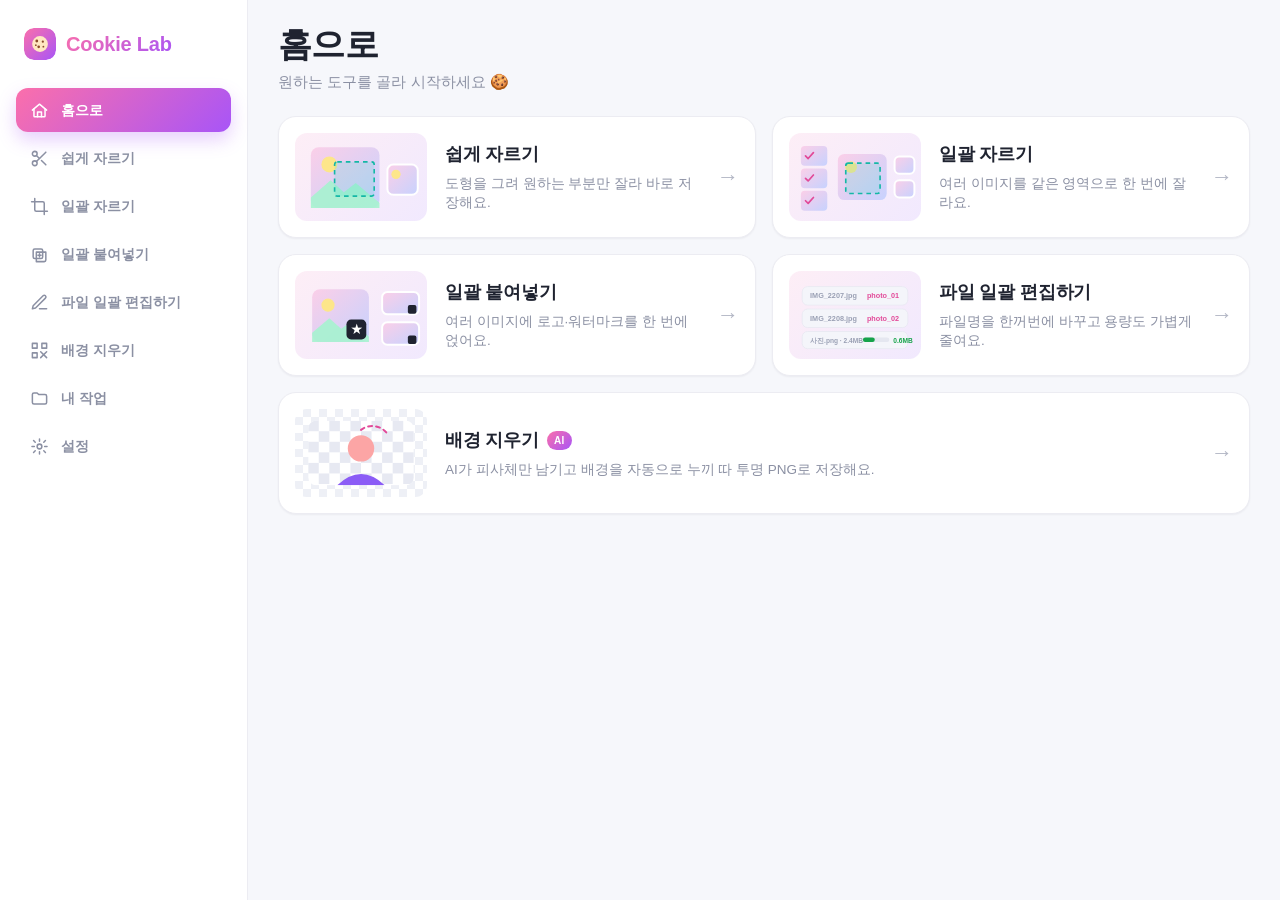
<file: index.html>
<!doctype html>
<html lang="ko">
  <head>
    <meta charset="utf-8" />
    <meta name="viewport" content="width=device-width, initial-scale=1" />
    <meta name="description" content="Cookie Lab은 자르기, 일괄 자르기, 일괄 붙여넣기, 파일명 변경, 이미지 압축, 배경 지우기를 한곳에서 처리하는 이미지 도구 모음입니다." />
    <title>Cookie Lab — 이미지 도구 모음</title>
    <link rel="stylesheet" href="styles.css" />
  </head>
  <body>
    <div class="app">
      <!-- ============ LEFT NAV ============ -->
      <aside class="app-nav">
        <div class="nav-brand">
          <span class="brand-logo" aria-hidden="true">
            <svg width="32" height="32" viewBox="0 0 34 34" role="img" aria-label="Cookie Lab">
              <defs>
                <linearGradient id="cookieBg" x1="0" y1="0" x2="1" y2="1">
                  <stop offset="0" stop-color="#fb6fab" />
                  <stop offset="1" stop-color="#a855f7" />
                </linearGradient>
              </defs>
              <rect width="34" height="34" rx="10" fill="url(#cookieBg)" />
              <circle cx="17" cy="17" r="8.4" fill="#ffe8c2" />
              <circle cx="13.6" cy="13.8" r="1.5" fill="#8a4b2a" />
              <circle cx="20" cy="14.6" r="1.2" fill="#8a4b2a" />
              <circle cx="15.6" cy="20" r="1.4" fill="#8a4b2a" />
              <circle cx="20.6" cy="19.8" r="1" fill="#8a4b2a" />
              <circle cx="12.6" cy="18.2" r="0.9" fill="#8a4b2a" />
            </svg>
          </span>
          <span class="brand-name">Cookie Lab</span>
        </div>

        <nav class="nav-menu" aria-label="주 메뉴">
          <button type="button" class="nav-item is-active" data-view="home">
            <svg class="nav-icon" viewBox="0 0 24 24" aria-hidden="true"><path d="M3 11.5 12 4l9 7.5" /><path d="M5 10v9a1 1 0 0 0 1 1h12a1 1 0 0 0 1-1v-9" /><path d="M9.5 20v-6h5v6" /></svg>
            홈으로
          </button>
          <button type="button" class="nav-item" data-view="edit">
            <svg class="nav-icon" viewBox="0 0 24 24" aria-hidden="true"><circle cx="6" cy="6" r="3" /><circle cx="6" cy="18" r="3" /><line x1="20" y1="4" x2="8.1" y2="15.9" /><line x1="14.5" y1="14.5" x2="20" y2="20" /><line x1="8.1" y1="8.1" x2="12" y2="12" /></svg>
            쉽게 자르기
          </button>
          <button type="button" class="nav-item" data-view="batchcrop">
            <svg class="nav-icon" viewBox="0 0 24 24" aria-hidden="true"><path d="M6 2v14a2 2 0 0 0 2 2h14" /><path d="M2 6h14a2 2 0 0 1 2 2v14" /></svg>
            일괄 자르기
          </button>
          <button type="button" class="nav-item" data-view="batch">
            <svg class="nav-icon" viewBox="0 0 24 24" aria-hidden="true"><rect x="4" y="5" width="12" height="12" rx="2" /><path d="M8 9h12v10a2 2 0 0 1-2 2H8z" /><path d="M10 13h4M12 11v4" /></svg>
            일괄 붙여넣기
          </button>
          <button type="button" class="nav-item" data-view="rename">
            <svg class="nav-icon" viewBox="0 0 24 24" aria-hidden="true"><path d="M12 20h9" /><path d="M16.5 3.5a2.1 2.1 0 0 1 3 3L7 19l-4 1 1-4z" /></svg>
            파일 일괄 편집하기
          </button>
          <button type="button" class="nav-item" data-view="bgremove">
            <svg class="nav-icon" viewBox="0 0 24 24" aria-hidden="true"><path d="M3 3h6v6H3z" /><path d="M15 3h6v6h-6z" /><path d="M3 15h6v6H3z" /><path d="M13.5 13.5 21 21" /><path d="M21 13.5 13.5 21" /></svg>
            배경 지우기
          </button>
          <button type="button" class="nav-item" data-view="works">
            <svg class="nav-icon" viewBox="0 0 24 24" aria-hidden="true"><path d="M3 7a2 2 0 0 1 2-2h4l2 2h8a2 2 0 0 1 2 2v8a2 2 0 0 1-2 2H5a2 2 0 0 1-2-2z" /></svg>
            내 작업
            <span class="nav-badge" id="navWorksCount" hidden>0</span>
          </button>
          <button type="button" class="nav-item" data-view="settings">
            <svg class="nav-icon" viewBox="0 0 24 24" aria-hidden="true"><circle cx="12" cy="12" r="3" /><path d="M12 2.5v3M12 18.5v3M4.5 4.5l2.1 2.1M17.4 17.4l2.1 2.1M2.5 12h3M18.5 12h3M4.5 19.5l2.1-2.1M17.4 6.6l2.1-2.1" /></svg>
            설정
          </button>
        </nav>
      </aside>

      <!-- ============ MAIN ============ -->
      <main class="app-main">
        <!-- ---------- HOME (DASHBOARD) VIEW ---------- -->
        <section class="view view-home" id="view-home" aria-labelledby="home-title">
          <header class="topbar">
            <div class="page-head">
              <h1 id="home-title">홈으로</h1>
              <p class="subtitle">원하는 도구를 골라 시작하세요 🍪</p>
            </div>
          </header>

          <div class="home-grid">
            <button type="button" class="home-card" data-goto="edit">
              <div class="home-art">
                <svg viewBox="0 0 200 130" class="home-svg" role="img" aria-label="쉽게 자르기 미리보기">
                  <defs>
                    <linearGradient id="homePhoto" x1="0" y1="0" x2="1" y2="1">
                      <stop offset="0" stop-color="#fbcfe8" /><stop offset="1" stop-color="#c7d2fe" />
                    </linearGradient>
                  </defs>
                  <rect x="24" y="20" width="104" height="92" rx="12" fill="url(#homePhoto)" />
                  <circle cx="52" cy="46" r="12" fill="#fde68a" />
                  <path d="M24 96 L54 70 L74 88 L92 74 L128 104 L128 112 L24 112 Z" fill="#a7f3d0" opacity="0.9" />
                  <rect x="60" y="42" width="60" height="52" rx="4" fill="rgba(45,212,191,0.16)" stroke="#14b8a6" stroke-width="2.5" stroke-dasharray="7 6" />
                  <g transform="translate(140 46)">
                    <rect x="0" y="0" width="46" height="46" rx="9" fill="url(#homePhoto)" stroke="#fff" stroke-width="3" />
                    <circle cx="13" cy="15" r="7" fill="#fde68a" />
                  </g>
                </svg>
              </div>
              <div class="home-copy">
                <h2>쉽게 자르기</h2>
                <p>도형을 그려 원하는 부분만 잘라 바로 저장해요.</p>
              </div>
              <span class="home-go" aria-hidden="true">→</span>
            </button>

            <button type="button" class="home-card" data-goto="batchcrop">
              <div class="home-art">
                <svg viewBox="0 0 200 130" class="home-svg" role="img" aria-label="일괄 자르기 미리보기">
                  <g fill="url(#homePhoto)">
                    <rect x="18" y="18" width="40" height="30" rx="6" />
                    <rect x="18" y="52" width="40" height="30" rx="6" />
                    <rect x="18" y="86" width="40" height="30" rx="6" />
                  </g>
                  <path d="M25 33 l4 4 l8 -9" fill="none" stroke="#e24a99" stroke-width="2.6" stroke-linecap="round" stroke-linejoin="round" />
                  <path d="M25 67 l4 4 l8 -9" fill="none" stroke="#e24a99" stroke-width="2.6" stroke-linecap="round" stroke-linejoin="round" />
                  <path d="M25 101 l4 4 l8 -9" fill="none" stroke="#e24a99" stroke-width="2.6" stroke-linecap="round" stroke-linejoin="round" />
                  <rect x="74" y="30" width="74" height="70" rx="10" fill="url(#homePhoto)" />
                  <circle cx="94" cy="50" r="9" fill="#fde68a" />
                  <rect x="86" y="44" width="52" height="46" rx="4" fill="rgba(45,212,191,0.16)" stroke="#14b8a6" stroke-width="2.5" stroke-dasharray="7 6" />
                  <g fill="url(#homePhoto)" stroke="#fff" stroke-width="3">
                    <rect x="160" y="34" width="30" height="26" rx="7" />
                    <rect x="160" y="70" width="30" height="26" rx="7" />
                  </g>
                </svg>
              </div>
              <div class="home-copy">
                <h2>일괄 자르기</h2>
                <p>여러 이미지를 같은 영역으로 한 번에 잘라요.</p>
              </div>
              <span class="home-go" aria-hidden="true">→</span>
            </button>

            <button type="button" class="home-card" data-goto="batch">
              <div class="home-art">
                <svg viewBox="0 0 200 130" class="home-svg" role="img" aria-label="일괄 붙여넣기 미리보기">
                  <rect x="26" y="26" width="86" height="80" rx="12" fill="url(#homePhoto)" />
                  <circle cx="50" cy="50" r="10" fill="#fde68a" />
                  <path d="M26 92 L52 70 L70 86 L86 74 L112 98 L112 106 L26 106 Z" fill="#a7f3d0" opacity="0.9" />
                  <g><rect x="78" y="72" width="30" height="30" rx="7" fill="#1f2330" /><text x="93" y="93" fill="#fff" font-size="17" font-weight="800" text-anchor="middle">★</text></g>
                  <g fill="url(#homePhoto)" stroke="#fff" stroke-width="3">
                    <rect x="132" y="30" width="56" height="34" rx="8" /><rect x="132" y="76" width="56" height="34" rx="8" />
                  </g>
                  <rect x="171" y="50" width="13" height="13" rx="3" fill="#1f2330" />
                  <rect x="171" y="96" width="13" height="13" rx="3" fill="#1f2330" />
                </svg>
              </div>
              <div class="home-copy">
                <h2>일괄 붙여넣기</h2>
                <p>여러 이미지에 로고·워터마크를 한 번에 얹어요.</p>
              </div>
              <span class="home-go" aria-hidden="true">→</span>
            </button>

            <button type="button" class="home-card" data-goto="rename">
              <div class="home-art">
                <svg viewBox="0 0 200 130" class="home-svg" role="img" aria-label="파일 일괄 편집하기 미리보기">
                  <rect x="20" y="22" width="160" height="28" rx="8" fill="#f4f5fa" stroke="#e5e7f0" />
                  <text x="32" y="40" font-size="11" font-weight="700" fill="#9aa0b4">IMG_2207.jpg</text>
                  <text x="118" y="40" font-size="11" font-weight="800" fill="#e24a99">photo_01</text>
                  <rect x="20" y="56" width="160" height="28" rx="8" fill="#f4f5fa" stroke="#e5e7f0" />
                  <text x="32" y="74" font-size="11" font-weight="700" fill="#9aa0b4">IMG_2208.jpg</text>
                  <text x="118" y="74" font-size="11" font-weight="800" fill="#e24a99">photo_02</text>
                  <rect x="20" y="90" width="160" height="26" rx="8" fill="#f4f5fa" stroke="#e5e7f0" />
                  <text x="32" y="107" font-size="10" font-weight="700" fill="#9aa0b4">사진.png · 2.4MB</text>
                  <rect x="112" y="99" width="40" height="7" rx="3.5" fill="#e5e7f0" />
                  <rect x="112" y="99" width="18" height="7" rx="3.5" fill="#16a34a" />
                  <text x="158" y="107" font-size="10" font-weight="800" fill="#16a34a">0.6MB</text>
                </svg>
              </div>
              <div class="home-copy">
                <h2>파일 일괄 편집하기</h2>
                <p>파일명을 한꺼번에 바꾸고 용량도 가볍게 줄여요.</p>
              </div>
              <span class="home-go" aria-hidden="true">→</span>
            </button>

            <button type="button" class="home-card home-card--wide" data-goto="bgremove">
              <div class="home-art home-art--check">
                <svg viewBox="0 0 200 130" class="home-svg" role="img" aria-label="배경 지우기 미리보기">
                  <defs>
                    <clipPath id="homeBgClip"><rect x="20" y="16" width="160" height="98" rx="12" /></clipPath>
                  </defs>
                  <g clip-path="url(#homeBgClip)">
                    <rect x="20" y="16" width="160" height="98" fill="#ffffff" />
                    <g fill="#e7e9f2">
                      <rect x="20" y="16" width="16" height="16" /><rect x="52" y="16" width="16" height="16" /><rect x="84" y="16" width="16" height="16" /><rect x="116" y="16" width="16" height="16" /><rect x="148" y="16" width="16" height="16" />
                      <rect x="36" y="32" width="16" height="16" /><rect x="68" y="32" width="16" height="16" /><rect x="100" y="32" width="16" height="16" /><rect x="132" y="32" width="16" height="16" /><rect x="164" y="32" width="16" height="16" />
                      <rect x="20" y="48" width="16" height="16" /><rect x="52" y="48" width="16" height="16" /><rect x="84" y="48" width="16" height="16" /><rect x="116" y="48" width="16" height="16" /><rect x="148" y="48" width="16" height="16" />
                      <rect x="36" y="64" width="16" height="16" /><rect x="68" y="64" width="16" height="16" /><rect x="100" y="64" width="16" height="16" /><rect x="132" y="64" width="16" height="16" /><rect x="164" y="64" width="16" height="16" />
                      <rect x="20" y="80" width="16" height="16" /><rect x="52" y="80" width="16" height="16" /><rect x="84" y="80" width="16" height="16" /><rect x="116" y="80" width="16" height="16" /><rect x="148" y="80" width="16" height="16" />
                      <rect x="36" y="96" width="16" height="16" /><rect x="68" y="96" width="16" height="16" /><rect x="100" y="96" width="16" height="16" /><rect x="132" y="96" width="16" height="16" /><rect x="164" y="96" width="16" height="16" />
                    </g>
                    <circle cx="100" cy="58" r="20" fill="#fca5a5" />
                    <path d="M64 114 q36 -34 72 0 Z" fill="#8b5cf6" />
                    <path d="M100 30 a28 28 0 0 1 40 6" fill="none" stroke="#e24a99" stroke-width="3" stroke-dasharray="6 6" stroke-linecap="round" />
                  </g>
                </svg>
              </div>
              <div class="home-copy">
                <h2>배경 지우기 <span class="home-new">AI</span></h2>
                <p>AI가 피사체만 남기고 배경을 자동으로 누끼 따 투명 PNG로 저장해요.</p>
              </div>
              <span class="home-go" aria-hidden="true">→</span>
            </button>
          </div>
        </section>

        <!-- ---------- EDIT VIEW ---------- -->
        <section class="view view-edit" id="view-edit" hidden aria-labelledby="page-title">
          <header class="topbar">
            <div class="page-head">
              <h1 id="page-title">쉽게 자르기</h1>
              <p class="subtitle">잘라서 바로 저장해요 ✂️</p>
            </div>
            <div class="status-pill" id="statusPill" aria-live="polite">이미지를 업로드하세요</div>
          </header>

          <div class="editor-grid">
            <section class="canvas-col" aria-label="이미지 작업 영역">
              <label class="dropzone" id="dropzone">
                <input id="fileInput" type="file" accept="image/png,image/jpeg,image/webp" />
                <span class="upload-icon" aria-hidden="true">+</span>
                <span class="upload-copy">
                  <strong id="fileName">이미지 업로드</strong>
                  <small id="imageMeta">또는 파일을 여기로 끌어오세요</small>
                </span>
              </label>

              <div class="stage-wrap" id="stageWrap">
                <canvas id="stageCanvas" width="960" height="620"></canvas>
                <div class="stage-empty" id="stageEmpty">이미지를 올리면 커터가 표시됩니다</div>
                <div class="stage-hint" id="stageHint" aria-hidden="true">
                  <span><b>확대 / 축소</b> 마우스 휠 · +,−</span>
                  <span class="hint-sep"></span>
                  <span><b>화면 이동</b> 우클릭 · 스페이스+드래그</span>
                </div>
                <div class="view-toolbar view-toolbar--left" role="group" aria-label="확대 조절">
                  <button type="button" id="zoomOutBtn" title="축소" aria-label="축소">−</button>
                  <span id="zoomLabel">100%</span>
                  <button type="button" id="zoomInBtn" title="확대" aria-label="확대">+</button>
                  <button type="button" id="fitBtn" class="icon-btn" title="화면 맞춤" aria-label="화면 맞춤">⤢</button>
                </div>
                <div class="view-toolbar view-toolbar--right" role="group" aria-label="편집 도구">
                  <button type="button" id="undoBtn" title="실행 취소 (Ctrl+Z)" aria-label="실행 취소" disabled>↩</button>
                  <button type="button" id="redoBtn" title="다시 실행 (Ctrl+Shift+Z)" aria-label="다시 실행" disabled>↪</button>
                  <span class="toolbar-sep" aria-hidden="true"></span>
                  <button type="button" id="rotateLeftBtn" title="왼쪽으로 90° 회전" aria-label="왼쪽으로 90도 회전" disabled>⟲</button>
                  <button type="button" id="rotateRightBtn" title="오른쪽으로 90° 회전" aria-label="오른쪽으로 90도 회전" disabled>⟳</button>
                  <button type="button" id="flipHBtn" title="좌우 반전" aria-label="좌우 반전" disabled>⇆</button>
                  <button type="button" id="flipVBtn" title="상하 반전" aria-label="상하 반전" disabled>⇅</button>
                </div>
              </div>
            </section>

            <aside class="controls-col" aria-label="자르기 설정">
              <section class="control-block howto">
                <div class="block-head">
                  <h2>사용 방법</h2>
                </div>
                <ol class="howto-list">
                  <li><span class="howto-step">1</span><span>이미지를 업로드해요</span></li>
                  <li><span class="howto-step">2</span><span>도형을 골라 이미지 위에 드래그해 그리고, 자르기를 눌러요</span></li>
                  <li><span class="howto-step">3</span><span>만들어진 파일을 저장해요</span></li>
                </ol>
              </section>

              <section class="control-block">
                <div class="block-head">
                  <h2>보기 보조선</h2>
                  <span class="block-sub">구도 잡기용 안내선</span>
                </div>
                <div class="seg" id="guideSeg" role="group" aria-label="보조선">
                  <button type="button" class="seg-btn is-active" data-guide="none">없음</button>
                  <button type="button" class="seg-btn" data-guide="thirds">3분할</button>
                  <button type="button" class="seg-btn" data-guide="center">중앙선</button>
                  <button type="button" class="seg-btn" data-guide="grid">격자</button>
                </div>
              </section>

              <!-- merged: cutter size + shape -->
              <section class="control-block">
                <div class="block-head">
                  <h2>커터 · 도형</h2>
                  <span id="cutterMeta">드래그해서 그리기</span>
                </div>
                <div class="quick-row">
                  <button class="quick-btn size-preset" data-size="1080x1920">릴스</button>
                  <button class="quick-btn size-preset" data-size="1080x1350">피드</button>
                  <button class="quick-btn size-preset" data-size="1080x1080">정사각형</button>
                  <button class="quick-btn size-preset" data-size="1280x720">16:9</button>
                  <button class="quick-btn shape-quick" data-shape="rect">사각형</button>
                  <div class="shape-picker">
                    <button type="button" class="quick-btn picker-btn" id="shapePickBtn" aria-expanded="false" aria-controls="shapePopup">
                      도형 선택 <span class="caret">▾</span>
                    </button>
                    <div class="shape-popup" id="shapePopup" hidden>
                      <p class="popup-label">도형</p>
                      <div class="shape-grid" role="group" aria-label="커터 도형">
                        <button class="shape-btn is-active" data-shape="rect" title="사각형" aria-label="사각형">▭</button>
                        <button class="shape-btn" data-shape="round" title="둥근 사각형" aria-label="둥근 사각형">▢</button>
                        <button class="shape-btn" data-shape="ellipse" title="원형" aria-label="원형">○</button>
                        <button class="shape-btn" data-shape="triangle" title="삼각형" aria-label="삼각형">△</button>
                        <button class="shape-btn" data-shape="diamond" title="마름모" aria-label="마름모">◇</button>
                        <button class="shape-btn" data-shape="star" title="별" aria-label="별">☆</button>
                        <button class="shape-btn wide" data-shape="freeform" title="자유형 선택" aria-label="자유형 선택">자유형</button>
                      </div>
                      <p class="popup-hint">Shift 드래그로 정비율 · Alt 드래그로 회전</p>
                    </div>
                  </div>
                </div>
                <div class="size-row">
                  <label>
                    가로 (px)
                    <input id="cropWidth" type="number" min="20" max="8000" value="1080" />
                  </label>
                  <button type="button" id="ratioLock" class="ratio-lock" title="가로·세로 비율 잠금" aria-pressed="false" aria-label="비율 잠금">🔗</button>
                  <label>
                    세로 (px)
                    <input id="cropHeight" type="number" min="20" max="8000" value="1920" />
                  </label>
                </div>
              </section>

              <!-- crop action -->
              <section class="control-block">
                <div class="block-head">
                  <h2>자르기</h2>
                  <span id="shapeMeta" class="shape-meta">사각형</span>
                </div>
                <label class="toggle-line">
                  <input id="stampOnClick" type="checkbox" />
                  도형 안을 클릭하면 바로 자르기
                </label>
                <button class="primary grad" id="stampBtn" disabled>현재 영역 자르기</button>
              </section>

            </aside>
          </div>

          <div class="output-grid">
            <section class="results-panel" aria-label="찍어낸 파일">
            <div class="results-head">
              <div class="page-head">
                <h2>찍어낸 파일 <span id="saveMeta" class="count-chip">0개</span></h2>
                <p class="results-hint" id="resultHint">자른 파일이 여기에 바로 나타나요</p>
              </div>
              <div class="works-actions">
                <button id="downloadAllBtn" disabled>ZIP 전체 저장</button>
                <button id="clearBtn" class="ghost-danger" disabled>결과 비우기</button>
              </div>
            </div>
            <div class="empty-state" id="resultEmpty">아직 만든 파일이 없어요</div>
            <div class="result-grid" id="resultGrid"></div>
            </section>

            <section class="control-block save-options" aria-label="저장 옵션">
              <div class="block-head">
                <h2>저장 옵션</h2>
              </div>
              <div class="number-row">
                <label>
                  파일 접두어
                  <input id="filePrefix" type="text" value="crop" />
                </label>
                <label>
                  형식
                  <select id="formatSelect">
                    <option value="image/png">PNG</option>
                    <option value="image/jpeg">JPG</option>
                    <option value="image/webp">WebP</option>
                  </select>
                </label>
              </div>
              <div class="slider-row" id="exportQualityRow">
                <label for="exportQuality">품질 <strong id="exportQualityValue">94%</strong></label>
                <input id="exportQuality" type="range" min="10" max="100" step="1" value="94" />
              </div>

              <button type="button" class="detail-toggle" id="exportToggle" aria-expanded="false" aria-controls="exportDetail">
                <span>저장 해상도 설정</span>
                <span class="detail-caret">자세히 ▾</span>
              </button>
              <div class="export-detail" id="exportDetail" hidden>
                <div class="export-current">
                  현재 선택된 커터 크기
                  <strong id="exportCurrent">— × —</strong>
                </div>
                <div class="seg" role="group" aria-label="저장 해상도 방식">
                  <button type="button" class="seg-btn is-active" data-export="native">원본</button>
                  <button type="button" class="seg-btn" data-export="scale">배율 %</button>
                  <button type="button" class="seg-btn" data-export="custom">직접 입력</button>
                </div>
                <div class="export-fields" id="exportScaleField">
                  <label>
                    배율 (%)
                    <input id="exportScale" type="number" min="1" max="1000" step="5" value="100" />
                  </label>
                  <p class="export-preview" id="exportPreview">저장 크기 — × —</p>
                </div>
                <div class="export-fields export-fields--two" id="exportCustomField" hidden>
                  <label>
                    가로 (px)
                    <input id="exportWidth" type="number" min="1" max="20000" value="1080" />
                  </label>
                  <label>
                    세로 (px)
                    <input id="exportHeight" type="number" min="1" max="20000" value="1080" />
                  </label>
                  <label class="toggle-line export-ratio-line">
                    <input id="exportRatioLock" type="checkbox" checked />
                    비율 유지
                  </label>
                  <p class="field-warning" id="exportRatioWarning" hidden>커터와 다른 비율이라 이미지가 늘어나거나 찌그러질 수 있어요.</p>
                </div>
              </div>

              <label class="toggle-line">
                <input id="autoDownload" type="checkbox" />
                저장할 때마다 바로 다운로드
              </label>
            </section>
          </div>
        </section>

        <!-- ---------- BATCH CROP VIEW ---------- -->
        <section class="view view-batch" id="view-batchcrop" hidden aria-labelledby="batchcrop-title">
          <header class="topbar">
            <div class="page-head">
              <h1 id="batchcrop-title">일괄 자르기</h1>
              <p class="subtitle">여러 이미지를 같은 영역으로 한 번에 잘라요</p>
            </div>
            <div class="status-pill" id="batchCropStatus" aria-live="polite">원본 이미지를 업로드하세요</div>
          </header>

          <div class="batch-upload-grid">
            <section class="control-block batch-source-block">
              <div class="block-head">
                <h2>원본 이미지 업로드</h2>
                <div class="head-tools">
                  <button type="button" class="link-btn" id="batchCropSelectAll" hidden>전체 해제</button>
                  <span id="batchCropSourceCount" class="count-chip">0개</span>
                </div>
              </div>
              <label class="batch-dropzone" id="batchCropSourceDropzone">
                <input id="batchCropSourceInput" type="file" accept="image/png,image/jpeg,image/webp" multiple />
                <span class="upload-icon" aria-hidden="true">+</span>
                <span><strong>여러 이미지를 한 번에 업로드하세요</strong><small>JPG, PNG, WebP · 최대 50개</small></span>
              </label>
              <div class="batch-file-grid" id="batchCropSourceGrid"></div>
            </section>

            <section class="control-block batch-overlay-block">
              <div class="block-head"><h2>자르기 영역</h2></div>
              <p class="block-note">미리보기 위에서 영역을 드래그해 그리거나 모서리로 조절하세요. 사진마다 영역을 따로 지정하고, 체크한 사진은 함께 움직여요.</p>
              <div class="size-row crop-size-row">
                <label>
                  가로 (px)
                  <input id="batchCropW" type="number" min="1" max="20000" />
                </label>
                <label>
                  세로 (px)
                  <input id="batchCropH" type="number" min="1" max="20000" />
                </label>
              </div>
              <p class="block-note">선택한 사진의 자르기 영역을 픽셀로 직접 지정해요.</p>
              <label class="toggle-line">
                <input id="batchCropFromCenter" type="checkbox" />
                항상 가운데 기준으로 맞추기
              </label>
              <div class="inline-actions">
                <button type="button" id="batchCropResetOne">이 사진만 초기화</button>
                <button type="button" id="batchCropCopyToSelected">현재 영역을 선택 사진에 복사</button>
              </div>
            </section>
          </div>

          <section class="control-block batch-preview-block">
            <div class="block-head">
              <h2>미리보기</h2>
              <span id="batchCropPreviewName">선택된 원본 없음</span>
            </div>
            <div class="batch-preview-wrap">
              <canvas id="batchCropPreviewCanvas" width="900" height="480"></canvas>
              <div class="stage-empty" id="batchCropPreviewEmpty">원본 이미지를 업로드하세요</div>
            </div>
            <div class="batch-preview-footer">
              <div>
                <p class="batch-preview-hint">영역을 드래그해 이동하고, 모서리로 크기를 조절하세요.</p>
                <div class="batch-progress" id="batchCropProgress" hidden>
                  <span id="batchCropProgressText">0 / 0</span>
                  <progress id="batchCropProgressBar" value="0" max="1"></progress>
                </div>
              </div>
              <div class="batch-preview-actions">
                <button class="primary grad" id="batchCropRunBtn" disabled>일괄 자르기</button>
                <button type="button" class="cancel-btn" id="batchCropCancelBtn" disabled>실행 취소</button>
              </div>
            </div>
          </section>

          <section class="results-panel batch-results-panel" aria-label="완성된 파일">
            <div class="results-head">
              <div class="page-head">
                <h2>완성된 파일 <span id="batchCropResultCount" class="count-chip">0개</span></h2>
                <p class="results-hint" id="batchCropResultHint">자르기 완료 후 파일이 여기에 표시됩니다</p>
              </div>
              <div class="works-actions">
                <details class="batch-save-menu">
                  <summary>저장 옵션</summary>
                  <div class="batch-save-popover">
                    <div class="number-row">
                      <label>파일 접두어<input id="batchCropPrefix" type="text" value="crop" /></label>
                      <label>형식<select id="batchCropFormat"><option value="image/png">PNG</option><option value="image/jpeg">JPG</option><option value="image/webp">WebP</option></select></label>
                    </div>
                    <p class="popup-label">저장 해상도</p>
                    <div class="seg batch-export-seg" id="bcropExportSeg" role="group" aria-label="저장 해상도">
                      <button type="button" class="seg-btn is-active" data-bexport="native">원본</button>
                      <button type="button" class="seg-btn" data-bexport="scale">배율 %</button>
                      <button type="button" class="seg-btn" data-bexport="custom">직접 입력</button>
                    </div>
                    <div class="batch-export-fields" id="bcropScaleField" hidden>
                      <label>배율 (%)<input id="bcropExportScale" type="number" min="1" max="1000" step="5" value="100" /></label>
                    </div>
                    <div class="batch-export-fields batch-export-fields--two" id="bcropCustomField" hidden>
                      <label>가로 (px)<input id="bcropExportWidth" type="number" min="1" max="20000" value="1080" /></label>
                      <label>세로 (px)<input id="bcropExportHeight" type="number" min="1" max="20000" value="1080" /></label>
                    </div>
                    <label class="toggle-line"><input id="batchCropAutoDownload" type="checkbox" />완료할 때마다 바로 다운로드</label>
                  </div>
                </details>
                <button id="batchCropDownloadAll" disabled>ZIP 전체 저장</button>
                <button id="batchCropClearResults" class="ghost-danger" disabled>결과 비우기</button>
              </div>
            </div>
            <div class="empty-state" id="batchCropResultEmpty">아직 완성된 파일이 없어요</div>
            <div class="result-grid" id="batchCropResultGrid"></div>
          </section>
        </section>

        <!-- ---------- BATCH PASTE VIEW ---------- -->
        <section class="view view-batch" id="view-batch" hidden aria-labelledby="batch-title">
          <header class="topbar">
            <div class="page-head">
              <h1 id="batch-title">일괄 붙여넣기</h1>
              <p class="subtitle">여러 이미지에 같은 이미지를 한 번에 붙여넣어요</p>
            </div>
            <div class="status-pill" id="batchStatus" aria-live="polite">원본 이미지를 업로드하세요</div>
          </header>

          <div class="batch-upload-grid">
            <section class="control-block batch-source-block">
              <div class="block-head">
                <h2>원본 이미지 업로드</h2>
                <div class="head-tools">
                  <button type="button" class="link-btn" id="batchSelectAll" hidden>전체 해제</button>
                  <span id="batchSourceCount" class="count-chip">0개</span>
                </div>
              </div>
              <label class="batch-dropzone" id="batchSourceDropzone">
                <input id="batchSourceInput" type="file" accept="image/png,image/jpeg,image/webp" multiple />
                <span class="upload-icon" aria-hidden="true">+</span>
                <span><strong>여러 이미지를 한 번에 업로드하세요</strong><small>JPG, PNG, WebP · 최대 50개</small></span>
              </label>
              <div class="batch-file-grid" id="batchSourceGrid"></div>
            </section>

            <section class="control-block batch-overlay-block">
              <div class="block-head"><h2>붙여넣을 이미지</h2></div>
              <label class="overlay-dropzone" id="batchOverlayDropzone">
                <input id="batchOverlayInput" type="file" accept="image/png,image/jpeg,image/webp" />
                <div class="overlay-preview" id="batchOverlayPreview">이미지 선택</div>
                <strong id="batchOverlayName">붙여넣을 파일을 업로드하세요</strong>
                <small>투명 PNG를 권장해요</small>
              </label>
              <div class="size-row paste-pos-row">
                <label>
                  가로 위치 (%)
                  <input id="pastePosX" type="number" min="0" max="100" step="1" />
                </label>
                <label>
                  세로 위치 (%)
                  <input id="pastePosY" type="number" min="0" max="100" step="1" />
                </label>
              </div>
              <p class="block-note">선택한 사진에서 붙여넣기 중심의 위치예요. 미리보기의 점선 십자선과 같아요.</p>
            </section>
          </div>

          <section class="control-block batch-preview-block">
            <div class="block-head">
              <h2>미리보기</h2>
              <span id="batchPreviewName">선택된 원본 없음</span>
            </div>
            <div class="batch-preview-wrap">
              <canvas id="batchPreviewCanvas" width="900" height="480"></canvas>
              <div class="stage-empty" id="batchPreviewEmpty">원본 이미지와 붙여넣을 이미지를 업로드하세요</div>
            </div>
            <div class="batch-preview-footer">
              <div>
                <p class="batch-preview-hint">이미지를 드래그해 이동하고, 모서리로 크기를 조절하세요. 점선 십자선이 붙여넣기 중심이며, 체크한 사진은 함께 움직여요.</p>
                <div class="batch-progress" id="batchProgress" hidden>
                  <span id="batchProgressText">0 / 0</span>
                  <progress id="batchProgressBar" value="0" max="1"></progress>
                </div>
              </div>
              <div class="batch-preview-actions">
                <button class="primary grad" id="batchRunBtn" disabled>일괄 붙여넣기</button>
                <button type="button" class="cancel-btn" id="batchCancelBtn" disabled>실행 취소</button>
              </div>
            </div>
          </section>

          <section class="results-panel batch-results-panel" aria-label="완성된 파일">
            <div class="results-head">
              <div class="page-head">
                <h2>완성된 파일 <span id="batchResultCount" class="count-chip">0개</span></h2>
                <p class="results-hint" id="batchResultHint">붙여넣기 완료 후 파일이 여기에 표시됩니다</p>
              </div>
              <div class="works-actions">
                <details class="batch-save-menu">
                  <summary>저장 옵션</summary>
                  <div class="batch-save-popover">
                    <div class="number-row">
                      <label>파일 접두어<input id="batchPrefix" type="text" value="pasted" /></label>
                      <label>형식<select id="batchFormat"><option value="image/png">PNG</option><option value="image/jpeg">JPG</option><option value="image/webp">WebP</option></select></label>
                    </div>
                    <p class="popup-label">저장 해상도</p>
                    <div class="seg batch-export-seg" id="bpasteExportSeg" role="group" aria-label="저장 해상도">
                      <button type="button" class="seg-btn is-active" data-bexport="native">원본</button>
                      <button type="button" class="seg-btn" data-bexport="scale">배율 %</button>
                      <button type="button" class="seg-btn" data-bexport="custom">직접 입력</button>
                    </div>
                    <div class="batch-export-fields" id="bpasteScaleField" hidden>
                      <label>배율 (%)<input id="bpasteExportScale" type="number" min="1" max="1000" step="5" value="100" /></label>
                    </div>
                    <div class="batch-export-fields batch-export-fields--two" id="bpasteCustomField" hidden>
                      <label>가로 (px)<input id="bpasteExportWidth" type="number" min="1" max="20000" value="1080" /></label>
                      <label>세로 (px)<input id="bpasteExportHeight" type="number" min="1" max="20000" value="1080" /></label>
                    </div>
                    <label class="toggle-line"><input id="batchAutoDownload" type="checkbox" />완료할 때마다 바로 다운로드</label>
                  </div>
                </details>
                <button id="batchDownloadAll" disabled>ZIP 전체 저장</button>
                <button id="batchClearResults" class="ghost-danger" disabled>결과 비우기</button>
              </div>
            </div>
            <div class="empty-state" id="batchResultEmpty">아직 완성된 파일이 없어요</div>
            <div class="result-grid" id="batchResultGrid"></div>
          </section>
        </section>

        <!-- ---------- EDIT FILES VIEW (rename + compress) ---------- -->
        <section class="view view-rename" id="view-rename" hidden aria-labelledby="rename-title">
          <header class="topbar">
            <div class="page-head">
              <h1 id="rename-title">파일 일괄 편집하기</h1>
              <p class="subtitle" id="editFilesSubtitle">여러 파일을 올려 이름을 한꺼번에 또는 하나씩 바꿔요</p>
            </div>
            <div class="status-pill" id="renameStatus" aria-live="polite">파일을 업로드하세요</div>
          </header>

          <div class="seg editfiles-seg" id="editFilesModeSeg" role="group" aria-label="편집 종류">
            <button type="button" class="seg-btn is-active" data-emode="rename">파일명 변경</button>
            <button type="button" class="seg-btn" data-emode="compress">용량 줄이기</button>
          </div>

          <div class="editfiles-panel" id="editFilesRenamePanel">
          <div class="rename-grid">
            <div class="rename-main">
              <section class="control-block">
                <div class="block-head">
                  <h2>파일 업로드</h2>
                  <span id="renameCount" class="count-chip">0개</span>
                </div>
                <label class="batch-dropzone" id="renameDropzone">
                  <input id="renameInput" type="file" multiple />
                  <span class="upload-icon" aria-hidden="true">+</span>
                  <span><strong>여러 파일을 한 번에 올리세요</strong><small>이미지·문서 등 모든 형식 · 여기로 끌어와도 돼요</small></span>
                </label>
              </section>

              <section class="control-block">
                <div class="block-head">
                  <h2>파일 목록 · 하나씩 변경</h2>
                  <span class="block-sub">새 이름을 직접 입력할 수 있어요</span>
                </div>
                <div class="empty-state" id="renameEmpty">업로드한 파일이 여기에 표시됩니다</div>
                <div class="rename-list" id="renameList"></div>
              </section>
            </div>

            <aside class="rename-controls">
              <section class="control-block">
                <div class="block-head"><h2>한꺼번에 변경</h2></div>
                <div class="seg" id="renameModeSeg" role="group" aria-label="변경 방식">
                  <button type="button" class="seg-btn is-active" data-rmode="number">번호 매기기</button>
                  <button type="button" class="seg-btn" data-rmode="replace">찾기·바꾸기</button>
                  <button type="button" class="seg-btn" data-rmode="affix">접두·접미</button>
                </div>

                <div class="rename-fields" id="renameNumberFields">
                  <label>기준 이름<input id="renameBase" type="text" placeholder="예: photo" /></label>
                  <div class="number-row">
                    <label>시작 번호<input id="renameStart" type="number" min="0" value="1" /></label>
                    <label>자릿수<input id="renameDigits" type="number" min="1" max="6" value="3" /></label>
                  </div>
                  <p class="block-note">예: photo_001, photo_002 …</p>
                </div>

                <div class="rename-fields" id="renameReplaceFields" hidden>
                  <label>찾을 내용<input id="renameFind" type="text" placeholder="바꿀 글자" /></label>
                  <label>바꿀 내용<input id="renameReplace" type="text" placeholder="새 글자" /></label>
                </div>

                <div class="rename-fields" id="renameAffixFields" hidden>
                  <label>접두어 (앞)<input id="renamePrefix" type="text" placeholder="예: 2026_" /></label>
                  <label>접미어 (뒤)<input id="renameSuffix" type="text" placeholder="예: _final" /></label>
                </div>

                <button class="primary grad" id="renameApplyAll" disabled>전체 적용</button>
                <button type="button" id="renameReset" class="ghost-danger" disabled>원래 이름으로</button>
              </section>

              <section class="control-block">
                <div class="block-head"><h2>저장</h2></div>
                <p class="block-note">브라우저는 원본 파일을 직접 바꿀 수 없어, 새 이름으로 다운로드해요.</p>
                <button class="primary grad" id="renameDownloadAll" disabled>전체 ZIP로 저장</button>
              </section>
            </aside>
          </div>
          </div>

          <div class="editfiles-panel" id="editFilesCompressPanel" hidden>
            <div class="rename-grid">
              <div class="rename-main">
                <section class="control-block">
                  <div class="block-head">
                    <h2>이미지 업로드</h2>
                    <span id="compressCount" class="count-chip">0개</span>
                  </div>
                  <label class="batch-dropzone" id="compressDropzone">
                    <input id="compressInput" type="file" accept="image/png,image/jpeg,image/webp" multiple />
                    <span class="upload-icon" aria-hidden="true">+</span>
                    <span><strong>용량을 줄일 이미지를 올리세요</strong><small>JPG, PNG, WebP · 여기로 끌어와도 돼요</small></span>
                  </label>
                </section>

                <section class="control-block">
                  <div class="block-head">
                    <h2>파일 목록</h2>
                    <span class="block-sub" id="compressSummary">원본 대비 절감량이 표시돼요</span>
                  </div>
                  <div class="empty-state" id="compressEmpty">업로드한 이미지가 여기에 표시됩니다</div>
                  <div class="rename-list" id="compressList"></div>
                </section>
              </div>

              <aside class="rename-controls">
                <section class="control-block">
                  <div class="block-head"><h2>압축 설정</h2></div>
                  <label class="field-label">
                    저장 형식
                    <select id="compressFormat">
                      <option value="image/jpeg">JPG (가장 작음)</option>
                      <option value="image/webp">WebP</option>
                      <option value="image/png">PNG (무손실)</option>
                    </select>
                  </label>
                  <div class="slider-row" id="compressQualityRow">
                    <label for="compressQuality">품질 <strong id="compressQualityValue">80%</strong></label>
                    <input id="compressQuality" type="range" min="10" max="100" step="5" value="80" />
                    <p class="block-note">낮출수록 용량이 작아져요. PNG는 품질 대신 무손실로 저장돼요.</p>
                  </div>
                  <label class="toggle-line">
                    <input id="compressResizeToggle" type="checkbox" />
                    가로 최대 크기 제한
                  </label>
                  <div class="rename-fields" id="compressResizeFields" hidden>
                    <label>최대 가로 (px)<input id="compressMaxWidth" type="number" min="100" max="10000" value="1920" /></label>
                  </div>
                  <button class="primary grad" id="compressApply" disabled>용량 줄이기 적용</button>
                </section>

                <section class="control-block">
                  <div class="block-head"><h2>저장</h2></div>
                  <p class="block-note">압축된 이미지를 새 파일로 내려받아요. 원본은 그대로 유지됩니다.</p>
                  <button class="primary grad" id="compressDownloadAll" disabled>전체 ZIP로 저장</button>
                  <button type="button" id="compressClear" class="ghost-danger" disabled>목록 비우기</button>
                </section>
              </aside>
            </div>
          </div>
        </section>

        <!-- ---------- BACKGROUND REMOVE VIEW ---------- -->
        <section class="view view-bgremove" id="view-bgremove" hidden aria-labelledby="bgremove-title">
          <header class="topbar">
            <div class="page-head">
              <h1 id="bgremove-title">배경 지우기</h1>
              <p class="subtitle">AI가 피사체만 남기고 배경을 깔끔하게 누끼 따요 ✂️</p>
            </div>
            <div class="status-pill" id="bgStatus" aria-live="polite">이미지를 업로드하세요</div>
          </header>

          <div class="batch-upload-grid">
            <section class="control-block batch-source-block">
              <div class="block-head">
                <h2>이미지 업로드</h2>
                <span id="bgSourceCount" class="count-chip">0개</span>
              </div>
              <label class="batch-dropzone" id="bgSourceDropzone">
                <input id="bgSourceInput" type="file" accept="image/png,image/jpeg,image/webp" multiple />
                <span class="upload-icon" aria-hidden="true">+</span>
                <span><strong>배경을 지울 이미지를 올리세요</strong><small>JPG, PNG, WebP · 최대 50개 · 끌어와도 돼요</small></span>
              </label>
              <div class="batch-file-grid" id="bgSourceGrid"></div>
            </section>

            <section class="control-block bg-controls-block">
              <div class="block-head">
                <h2>누끼 설정</h2>
                <span id="bgEngineChip" class="bg-engine-chip is-idle">AI 대기 중</span>
              </div>
              <p class="block-note">AI가 사진 속 피사체(인물·제품 등)를 자동으로 인식해 배경만 지워요. 처음 한 번은 AI 모델(약 30~40MB)을 내려받아 잠시 걸릴 수 있어요.</p>

              <p class="popup-label">배경 채우기</p>
              <div class="seg" id="bgFillSeg" role="group" aria-label="배경 채우기">
                <button type="button" class="seg-btn is-active" data-bgfill="transparent">투명</button>
                <button type="button" class="seg-btn" data-bgfill="white">흰색</button>
                <button type="button" class="seg-btn" data-bgfill="custom">색 선택</button>
              </div>
              <label class="toggle-line bg-fill-color-line" id="bgFillColorLine" hidden>
                채울 색
                <input id="bgFillColor" type="color" value="#ffffff" />
              </label>

              <div class="slider-row">
                <label for="bgFeather">가장자리 다듬기 <strong id="bgFeatherValue">1</strong></label>
                <input id="bgFeather" type="range" min="0" max="6" step="1" value="1" />
                <p class="block-note">피사체 경계를 살짝 부드럽게 다듬어요.</p>
              </div>

              <div class="bg-cache-row">
                <button type="button" class="link-btn" id="bgClearCache">AI 모델 캐시 삭제</button>
                <span class="block-sub">내려받은 모델을 지워 저장 공간을 비워요</span>
              </div>
            </section>
          </div>

          <section class="control-block batch-preview-block">
            <div class="block-head">
              <h2>미리보기</h2>
              <span id="bgPreviewName">선택된 이미지 없음</span>
            </div>
            <div class="batch-preview-wrap bg-preview-wrap">
              <canvas id="bgPreviewCanvas" width="900" height="480"></canvas>
              <div class="stage-empty" id="bgPreviewEmpty">이미지를 업로드하세요</div>
              <div class="bg-processing" id="bgProcessing" hidden>
                <span class="bg-spinner" aria-hidden="true"></span>
                <span id="bgProcessingText">AI가 누끼 따는 중…</span>
              </div>
              <div class="bg-consent" id="bgConsent" hidden>
                <div class="bg-consent-card" role="dialog" aria-labelledby="bgConsentTitle">
                  <strong id="bgConsentTitle">AI 배경 지우기 안내</strong>
                  <p>배경 지우기는 처음 사용할 때 AI 모델(약 30~40MB)을 인터넷에서 한 번 내려받아요. 이후에는 캐시되어 빠르게 동작하고, 모든 처리는 이 브라우저 안에서만 이뤄집니다. 계속할까요?</p>
                  <div class="bg-consent-actions">
                    <button type="button" id="bgConsentCancel">취소</button>
                    <button type="button" class="primary grad" id="bgConsentAgree">동의하고 계속</button>
                  </div>
                </div>
              </div>
            </div>
            <div class="batch-preview-footer">
              <div>
                <p class="batch-preview-hint">이미지를 고르면 AI가 자동으로 배경을 지워요. 채우기·다듬기로 마무리한 뒤 적용하세요.</p>
                <div class="batch-progress" id="bgProgress" hidden>
                  <span id="bgProgressText">0 / 0</span>
                  <progress id="bgProgressBar" value="0" max="1"></progress>
                </div>
              </div>
              <div class="batch-preview-actions">
                <button type="button" id="bgResetSettings">설정 초기화</button>
                <button class="primary grad" id="bgApplyOne" disabled>이 사진 적용</button>
                <button class="primary grad" id="bgApplyAll" disabled>모든 사진 적용</button>
              </div>
            </div>
          </section>

          <section class="results-panel batch-results-panel" aria-label="배경 지운 파일">
            <div class="results-head">
              <div class="page-head">
                <h2>배경 지운 파일 <span id="bgResultCount" class="count-chip">0개</span></h2>
                <p class="results-hint" id="bgResultHint">적용한 파일이 여기에 표시됩니다 · 투명 PNG로 저장돼요</p>
              </div>
              <div class="works-actions">
                <details class="batch-save-menu">
                  <summary>저장 옵션</summary>
                  <div class="batch-save-popover">
                    <label class="field-label">파일 접두어<input id="bgPrefix" type="text" value="nobg" /></label>
                    <label class="toggle-line"><input id="bgAutoDownload" type="checkbox" />완료할 때마다 바로 다운로드</label>
                  </div>
                </details>
                <button id="bgDownloadAll" disabled>ZIP 전체 저장</button>
                <button id="bgClearResults" class="ghost-danger" disabled>결과 비우기</button>
              </div>
            </div>
            <div class="empty-state" id="bgResultEmpty">아직 배경을 지운 파일이 없어요</div>
            <div class="result-grid" id="bgResultGrid"></div>
          </section>
        </section>

        <!-- ---------- WORKS VIEW ---------- -->
        <section class="view view-works" id="view-works" hidden aria-label="내 작업">
          <header class="topbar">
            <div class="page-head">
              <h1>내 작업</h1>
              <p class="subtitle" id="worksHint">지금까지 만든 파일이 여기에 모여요</p>
            </div>
          </header>
          <div class="works-body works-groups">
            <section class="works-group">
              <div class="works-group-head">
                <h2>쉽게 자르기 <span id="worksCropCount" class="count-chip">0개</span></h2>
                <div class="works-actions"><button id="downloadAllWorks" disabled>ZIP 전체 저장</button><button id="clearWorks" class="ghost-danger" disabled>전체 삭제</button></div>
              </div>
              <div class="empty-state" id="worksEmpty">아직 잘라낸 파일이 없어요</div>
              <div class="result-grid" id="worksGrid"></div>
            </section>

            <section class="works-group">
              <div class="works-group-head">
                <h2>일괄 자르기 <span id="worksBatchCropCount" class="count-chip">0개</span> <span class="volatile-chip">새로고침 시 사라짐</span></h2>
                <div class="works-actions"><button id="downloadBatchCropWorks" disabled>ZIP 전체 저장</button><button id="clearBatchCropWorks" class="ghost-danger" disabled>전체 삭제</button></div>
              </div>
              <div class="empty-state" id="worksBatchCropEmpty">아직 일괄 자르기 결과가 없어요</div>
              <div class="result-grid" id="worksBatchCropGrid"></div>
            </section>

            <section class="works-group">
              <div class="works-group-head">
                <h2>일괄 붙여넣기 <span id="worksBatchCount" class="count-chip">0개</span> <span class="volatile-chip">새로고침 시 사라짐</span></h2>
                <div class="works-actions"><button id="downloadBatchWorks" disabled>ZIP 전체 저장</button><button id="clearBatchWorks" class="ghost-danger" disabled>전체 삭제</button></div>
              </div>
              <div class="empty-state" id="worksBatchEmpty">아직 일괄 붙여넣기 결과가 없어요</div>
              <div class="result-grid" id="worksBatchGrid"></div>
            </section>

            <section class="works-group">
              <div class="works-group-head">
                <h2>파일명 일괄 변경 <span id="worksRenameCount" class="count-chip">0개</span> <span class="volatile-chip">편집 중 목록</span></h2>
                <div class="works-actions"><button id="downloadRenameWorks" disabled>ZIP 전체 저장</button><button id="clearRenameWorks" class="ghost-danger" disabled>전체 삭제</button></div>
              </div>
              <div class="empty-state" id="worksRenameEmpty">아직 이름을 변경한 파일이 없어요</div>
              <div class="works-rename-list" id="worksRenameList"></div>
            </section>
          </div>
        </section>

        <!-- ---------- SETTINGS VIEW ---------- -->
        <section class="view view-settings" id="view-settings" hidden aria-label="설정">
          <header class="topbar">
            <div class="page-head">
              <h1>설정</h1>
              <p class="subtitle">앱 환경설정</p>
            </div>
          </header>
          <div class="settings-body">
            <section class="control-block">
              <div class="block-head"><h2>화면 테마</h2></div>
              <div class="seg" role="group" aria-label="테마">
                <button type="button" class="seg-btn is-active" data-theme="light">라이트</button>
                <button type="button" class="seg-btn" data-theme="dark">다크</button>
              </div>
            </section>
            <section class="control-block">
              <div class="block-head"><h2>작업 저장</h2></div>
              <p class="block-note">
                잘라낸 파일은 이 브라우저(IndexedDB)에 저장되어 <strong>내 작업</strong> 탭에서 다시 볼 수 있어요.
                일괄 도구 결과와 파일명 변경 목록은 현재 탭에서만 유지되며, 다른 기기로는 동기화되지 않습니다.
              </p>
            </section>
          </div>
        </section>
      </main>
    </div>

    <button type="button" class="howto-fab" id="howtoFab" aria-haspopup="dialog" aria-controls="howtoModal">
      <span aria-hidden="true">▶</span> 사용법
    </button>

    <div class="howto-modal" id="howtoModal" hidden>
      <div class="howto-backdrop" data-howto-close></div>
      <div class="howto-dialog" role="dialog" aria-modal="true" aria-labelledby="howtoTitle">
        <header class="howto-head">
          <h2 id="howtoTitle">사용 방법</h2>
          <button type="button" class="howto-close" id="howtoClose" aria-label="닫기">×</button>
        </header>
        <div class="howto-stage" id="howtoStage"></div>
        <ol class="howto-steps" id="howtoSteps"></ol>
      </div>
    </div>

    <script src="app.js"></script>
  </body>
</html>
</file>
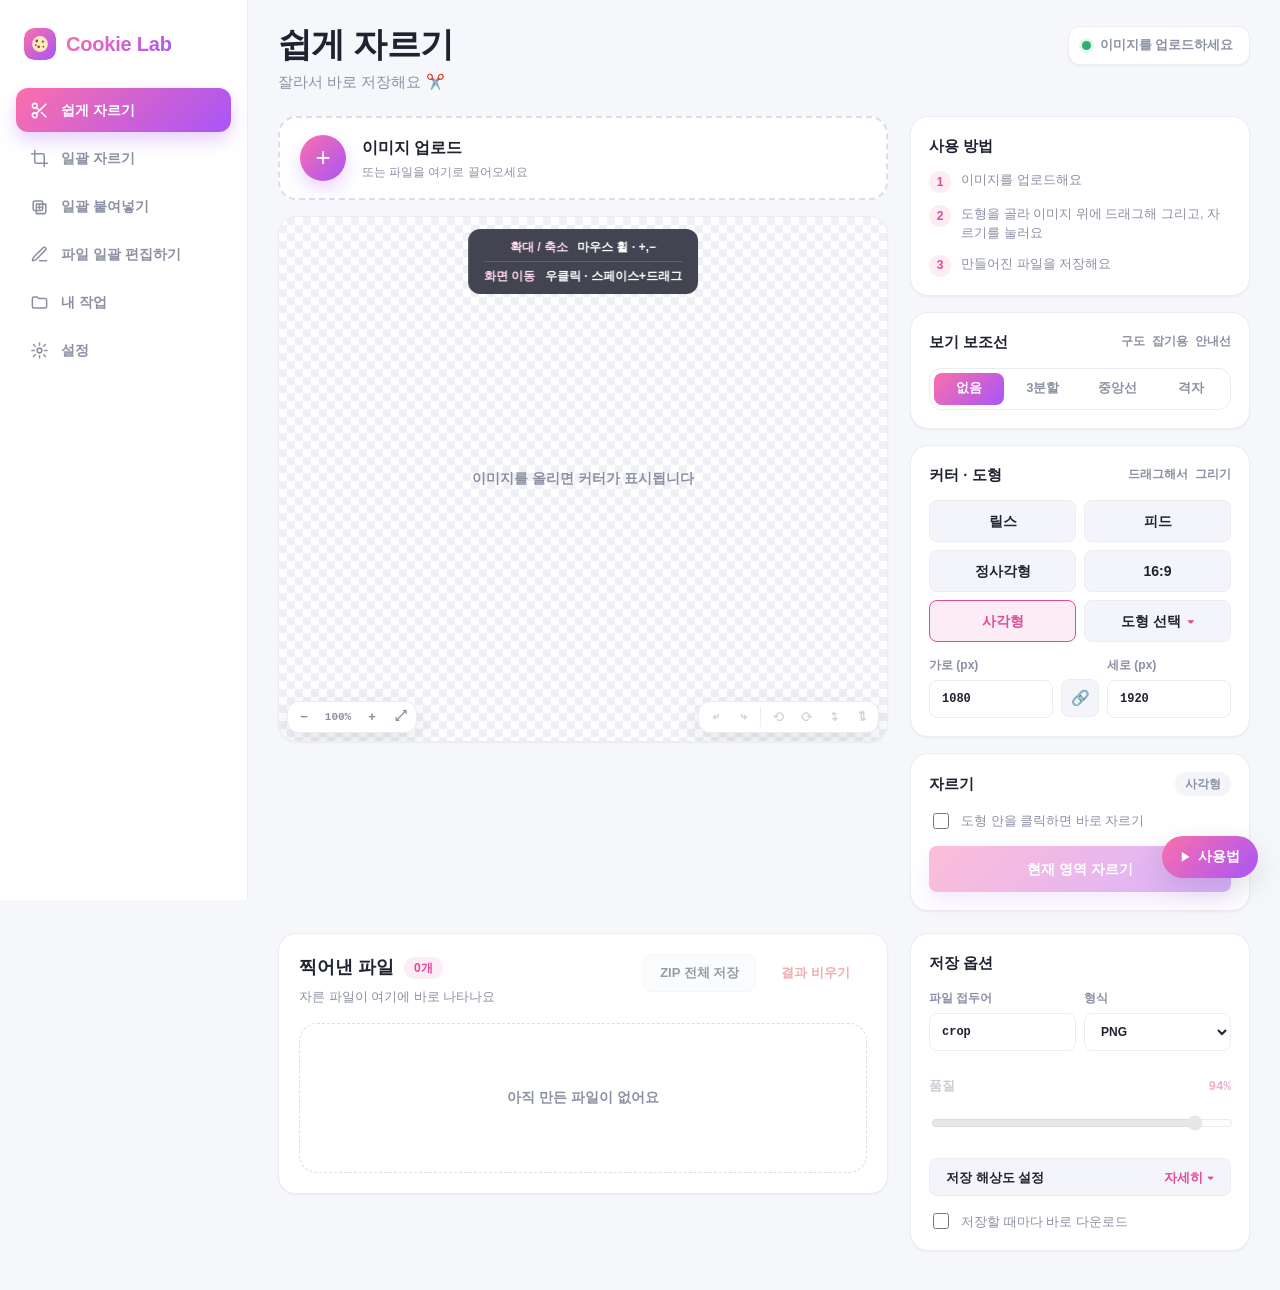
<file: theme/index.html>
<!doctype html>
<html lang="ko">
  <head>
    <meta charset="utf-8" />
    <meta name="viewport" content="width=device-width, initial-scale=1" />
    <meta name="description" content="Cookie Lab은 자르기, 일괄 자르기, 일괄 붙여넣기, 파일명 변경, 이미지 압축을 한곳에서 처리하는 이미지 도구 모음입니다." />
    <title>Cookie Lab — 이미지 도구 모음</title>
    <link rel="stylesheet" href="styles.css" />
  </head>
  <body>
    <div class="app">
      <!-- ============ LEFT NAV ============ -->
      <aside class="app-nav">
        <div class="nav-brand">
          <span class="brand-logo" aria-hidden="true">
            <svg width="32" height="32" viewBox="0 0 34 34" role="img" aria-label="Cookie Lab">
              <defs>
                <linearGradient id="cookieBg" x1="0" y1="0" x2="1" y2="1">
                  <stop offset="0" stop-color="#fb6fab" />
                  <stop offset="1" stop-color="#a855f7" />
                </linearGradient>
              </defs>
              <rect width="34" height="34" rx="10" fill="url(#cookieBg)" />
              <circle cx="17" cy="17" r="8.4" fill="#ffe8c2" />
              <circle cx="13.6" cy="13.8" r="1.5" fill="#8a4b2a" />
              <circle cx="20" cy="14.6" r="1.2" fill="#8a4b2a" />
              <circle cx="15.6" cy="20" r="1.4" fill="#8a4b2a" />
              <circle cx="20.6" cy="19.8" r="1" fill="#8a4b2a" />
              <circle cx="12.6" cy="18.2" r="0.9" fill="#8a4b2a" />
            </svg>
          </span>
          <span class="brand-name">Cookie Lab</span>
        </div>

        <nav class="nav-menu" aria-label="주 메뉴">
          <button type="button" class="nav-item is-active" data-view="edit">
            <svg class="nav-icon" viewBox="0 0 24 24" aria-hidden="true"><circle cx="6" cy="6" r="3" /><circle cx="6" cy="18" r="3" /><line x1="20" y1="4" x2="8.1" y2="15.9" /><line x1="14.5" y1="14.5" x2="20" y2="20" /><line x1="8.1" y1="8.1" x2="12" y2="12" /></svg>
            쉽게 자르기
          </button>
          <button type="button" class="nav-item" data-view="batchcrop">
            <svg class="nav-icon" viewBox="0 0 24 24" aria-hidden="true"><path d="M6 2v14a2 2 0 0 0 2 2h14" /><path d="M2 6h14a2 2 0 0 1 2 2v14" /></svg>
            일괄 자르기
          </button>
          <button type="button" class="nav-item" data-view="batch">
            <svg class="nav-icon" viewBox="0 0 24 24" aria-hidden="true"><rect x="4" y="5" width="12" height="12" rx="2" /><path d="M8 9h12v10a2 2 0 0 1-2 2H8z" /><path d="M10 13h4M12 11v4" /></svg>
            일괄 붙여넣기
          </button>
          <button type="button" class="nav-item" data-view="rename">
            <svg class="nav-icon" viewBox="0 0 24 24" aria-hidden="true"><path d="M12 20h9" /><path d="M16.5 3.5a2.1 2.1 0 0 1 3 3L7 19l-4 1 1-4z" /></svg>
            파일 일괄 편집하기
          </button>
          <button type="button" class="nav-item" data-view="works">
            <svg class="nav-icon" viewBox="0 0 24 24" aria-hidden="true"><path d="M3 7a2 2 0 0 1 2-2h4l2 2h8a2 2 0 0 1 2 2v8a2 2 0 0 1-2 2H5a2 2 0 0 1-2-2z" /></svg>
            내 작업
            <span class="nav-badge" id="navWorksCount" hidden>0</span>
          </button>
          <button type="button" class="nav-item" data-view="settings">
            <svg class="nav-icon" viewBox="0 0 24 24" aria-hidden="true"><circle cx="12" cy="12" r="3" /><path d="M12 2.5v3M12 18.5v3M4.5 4.5l2.1 2.1M17.4 17.4l2.1 2.1M2.5 12h3M18.5 12h3M4.5 19.5l2.1-2.1M17.4 6.6l2.1-2.1" /></svg>
            설정
          </button>
        </nav>
      </aside>

      <!-- ============ MAIN ============ -->
      <main class="app-main">
        <!-- ---------- EDIT VIEW ---------- -->
        <section class="view view-edit" id="view-edit" aria-labelledby="page-title">
          <header class="topbar">
            <div class="page-head">
              <h1 id="page-title">쉽게 자르기</h1>
              <p class="subtitle">잘라서 바로 저장해요 ✂️</p>
            </div>
            <div class="status-pill" id="statusPill" aria-live="polite">이미지를 업로드하세요</div>
          </header>

          <div class="editor-grid">
            <section class="canvas-col" aria-label="이미지 작업 영역">
              <label class="dropzone" id="dropzone">
                <input id="fileInput" type="file" accept="image/png,image/jpeg,image/webp" />
                <span class="upload-icon" aria-hidden="true">+</span>
                <span class="upload-copy">
                  <strong id="fileName">이미지 업로드</strong>
                  <small id="imageMeta">또는 파일을 여기로 끌어오세요</small>
                </span>
              </label>

              <div class="stage-wrap" id="stageWrap">
                <canvas id="stageCanvas" width="960" height="620"></canvas>
                <div class="stage-empty" id="stageEmpty">이미지를 올리면 커터가 표시됩니다</div>
                <div class="stage-hint" id="stageHint" aria-hidden="true">
                  <span><b>확대 / 축소</b> 마우스 휠 · +,−</span>
                  <span class="hint-sep"></span>
                  <span><b>화면 이동</b> 우클릭 · 스페이스+드래그</span>
                </div>
                <div class="view-toolbar view-toolbar--left" role="group" aria-label="확대 조절">
                  <button type="button" id="zoomOutBtn" title="축소" aria-label="축소">−</button>
                  <span id="zoomLabel">100%</span>
                  <button type="button" id="zoomInBtn" title="확대" aria-label="확대">+</button>
                  <button type="button" id="fitBtn" class="icon-btn" title="화면 맞춤" aria-label="화면 맞춤">⤢</button>
                </div>
                <div class="view-toolbar view-toolbar--right" role="group" aria-label="편집 도구">
                  <button type="button" id="undoBtn" title="실행 취소 (Ctrl+Z)" aria-label="실행 취소" disabled>↩</button>
                  <button type="button" id="redoBtn" title="다시 실행 (Ctrl+Shift+Z)" aria-label="다시 실행" disabled>↪</button>
                  <span class="toolbar-sep" aria-hidden="true"></span>
                  <button type="button" id="rotateLeftBtn" title="왼쪽으로 90° 회전" aria-label="왼쪽으로 90도 회전" disabled>⟲</button>
                  <button type="button" id="rotateRightBtn" title="오른쪽으로 90° 회전" aria-label="오른쪽으로 90도 회전" disabled>⟳</button>
                  <button type="button" id="flipHBtn" title="좌우 반전" aria-label="좌우 반전" disabled>⇆</button>
                  <button type="button" id="flipVBtn" title="상하 반전" aria-label="상하 반전" disabled>⇅</button>
                </div>
              </div>
            </section>

            <aside class="controls-col" aria-label="자르기 설정">
              <section class="control-block howto">
                <div class="block-head">
                  <h2>사용 방법</h2>
                </div>
                <ol class="howto-list">
                  <li><span class="howto-step">1</span><span>이미지를 업로드해요</span></li>
                  <li><span class="howto-step">2</span><span>도형을 골라 이미지 위에 드래그해 그리고, 자르기를 눌러요</span></li>
                  <li><span class="howto-step">3</span><span>만들어진 파일을 저장해요</span></li>
                </ol>
              </section>

              <section class="control-block">
                <div class="block-head">
                  <h2>보기 보조선</h2>
                  <span class="block-sub">구도 잡기용 안내선</span>
                </div>
                <div class="seg" id="guideSeg" role="group" aria-label="보조선">
                  <button type="button" class="seg-btn is-active" data-guide="none">없음</button>
                  <button type="button" class="seg-btn" data-guide="thirds">3분할</button>
                  <button type="button" class="seg-btn" data-guide="center">중앙선</button>
                  <button type="button" class="seg-btn" data-guide="grid">격자</button>
                </div>
              </section>

              <!-- merged: cutter size + shape -->
              <section class="control-block">
                <div class="block-head">
                  <h2>커터 · 도형</h2>
                  <span id="cutterMeta">드래그해서 그리기</span>
                </div>
                <div class="quick-row">
                  <button class="quick-btn size-preset" data-size="1080x1920">릴스</button>
                  <button class="quick-btn size-preset" data-size="1080x1350">피드</button>
                  <button class="quick-btn size-preset" data-size="1080x1080">정사각형</button>
                  <button class="quick-btn size-preset" data-size="1280x720">16:9</button>
                  <button class="quick-btn shape-quick" data-shape="rect">사각형</button>
                  <div class="shape-picker">
                    <button type="button" class="quick-btn picker-btn" id="shapePickBtn" aria-expanded="false" aria-controls="shapePopup">
                      도형 선택 <span class="caret">▾</span>
                    </button>
                    <div class="shape-popup" id="shapePopup" hidden>
                      <p class="popup-label">도형</p>
                      <div class="shape-grid" role="group" aria-label="커터 도형">
                        <button class="shape-btn is-active" data-shape="rect" title="사각형" aria-label="사각형">▭</button>
                        <button class="shape-btn" data-shape="round" title="둥근 사각형" aria-label="둥근 사각형">▢</button>
                        <button class="shape-btn" data-shape="ellipse" title="원형" aria-label="원형">○</button>
                        <button class="shape-btn" data-shape="triangle" title="삼각형" aria-label="삼각형">△</button>
                        <button class="shape-btn" data-shape="diamond" title="마름모" aria-label="마름모">◇</button>
                        <button class="shape-btn" data-shape="star" title="별" aria-label="별">☆</button>
                        <button class="shape-btn wide" data-shape="freeform" title="자유형 선택" aria-label="자유형 선택">자유형</button>
                      </div>
                      <p class="popup-hint">Shift 드래그로 정비율 · Alt 드래그로 회전</p>
                    </div>
                  </div>
                </div>
                <div class="size-row">
                  <label>
                    가로 (px)
                    <input id="cropWidth" type="number" min="20" max="8000" value="1080" />
                  </label>
                  <button type="button" id="ratioLock" class="ratio-lock" title="가로·세로 비율 잠금" aria-pressed="false" aria-label="비율 잠금">🔗</button>
                  <label>
                    세로 (px)
                    <input id="cropHeight" type="number" min="20" max="8000" value="1920" />
                  </label>
                </div>
              </section>

              <!-- crop action -->
              <section class="control-block">
                <div class="block-head">
                  <h2>자르기</h2>
                  <span id="shapeMeta" class="shape-meta">사각형</span>
                </div>
                <label class="toggle-line">
                  <input id="stampOnClick" type="checkbox" />
                  도형 안을 클릭하면 바로 자르기
                </label>
                <button class="primary grad" id="stampBtn" disabled>현재 영역 자르기</button>
              </section>

            </aside>
          </div>

          <div class="output-grid">
            <section class="results-panel" aria-label="찍어낸 파일">
            <div class="results-head">
              <div class="page-head">
                <h2>찍어낸 파일 <span id="saveMeta" class="count-chip">0개</span></h2>
                <p class="results-hint" id="resultHint">자른 파일이 여기에 바로 나타나요</p>
              </div>
              <div class="works-actions">
                <button id="downloadAllBtn" disabled>ZIP 전체 저장</button>
                <button id="clearBtn" class="ghost-danger" disabled>결과 비우기</button>
              </div>
            </div>
            <div class="empty-state" id="resultEmpty">아직 만든 파일이 없어요</div>
            <div class="result-grid" id="resultGrid"></div>
            </section>

            <section class="control-block save-options" aria-label="저장 옵션">
              <div class="block-head">
                <h2>저장 옵션</h2>
              </div>
              <div class="number-row">
                <label>
                  파일 접두어
                  <input id="filePrefix" type="text" value="crop" />
                </label>
                <label>
                  형식
                  <select id="formatSelect">
                    <option value="image/png">PNG</option>
                    <option value="image/jpeg">JPG</option>
                    <option value="image/webp">WebP</option>
                  </select>
                </label>
              </div>
              <div class="slider-row" id="exportQualityRow">
                <label for="exportQuality">품질 <strong id="exportQualityValue">94%</strong></label>
                <input id="exportQuality" type="range" min="10" max="100" step="1" value="94" />
              </div>

              <button type="button" class="detail-toggle" id="exportToggle" aria-expanded="false" aria-controls="exportDetail">
                <span>저장 해상도 설정</span>
                <span class="detail-caret">자세히 ▾</span>
              </button>
              <div class="export-detail" id="exportDetail" hidden>
                <div class="export-current">
                  현재 선택된 커터 크기
                  <strong id="exportCurrent">— × —</strong>
                </div>
                <div class="seg" role="group" aria-label="저장 해상도 방식">
                  <button type="button" class="seg-btn is-active" data-export="native">원본</button>
                  <button type="button" class="seg-btn" data-export="scale">배율 %</button>
                  <button type="button" class="seg-btn" data-export="custom">직접 입력</button>
                </div>
                <div class="export-fields" id="exportScaleField">
                  <label>
                    배율 (%)
                    <input id="exportScale" type="number" min="1" max="1000" step="5" value="100" />
                  </label>
                  <p class="export-preview" id="exportPreview">저장 크기 — × —</p>
                </div>
                <div class="export-fields export-fields--two" id="exportCustomField" hidden>
                  <label>
                    가로 (px)
                    <input id="exportWidth" type="number" min="1" max="20000" value="1080" />
                  </label>
                  <label>
                    세로 (px)
                    <input id="exportHeight" type="number" min="1" max="20000" value="1080" />
                  </label>
                  <label class="toggle-line export-ratio-line">
                    <input id="exportRatioLock" type="checkbox" checked />
                    비율 유지
                  </label>
                  <p class="field-warning" id="exportRatioWarning" hidden>커터와 다른 비율이라 이미지가 늘어나거나 찌그러질 수 있어요.</p>
                </div>
              </div>

              <label class="toggle-line">
                <input id="autoDownload" type="checkbox" />
                저장할 때마다 바로 다운로드
              </label>
            </section>
          </div>
        </section>

        <!-- ---------- BATCH CROP VIEW ---------- -->
        <section class="view view-batch" id="view-batchcrop" hidden aria-labelledby="batchcrop-title">
          <header class="topbar">
            <div class="page-head">
              <h1 id="batchcrop-title">일괄 자르기</h1>
              <p class="subtitle">여러 이미지를 같은 영역으로 한 번에 잘라요</p>
            </div>
            <div class="status-pill" id="batchCropStatus" aria-live="polite">원본 이미지를 업로드하세요</div>
          </header>

          <div class="batch-upload-grid">
            <section class="control-block batch-source-block">
              <div class="block-head">
                <h2>원본 이미지 업로드</h2>
                <div class="head-tools">
                  <button type="button" class="link-btn" id="batchCropSelectAll" hidden>전체 해제</button>
                  <span id="batchCropSourceCount" class="count-chip">0개</span>
                </div>
              </div>
              <label class="batch-dropzone" id="batchCropSourceDropzone">
                <input id="batchCropSourceInput" type="file" accept="image/png,image/jpeg,image/webp" multiple />
                <span class="upload-icon" aria-hidden="true">+</span>
                <span><strong>여러 이미지를 한 번에 업로드하세요</strong><small>JPG, PNG, WebP · 최대 50개</small></span>
              </label>
              <div class="batch-file-grid" id="batchCropSourceGrid"></div>
            </section>

            <section class="control-block batch-overlay-block">
              <div class="block-head"><h2>자르기 영역</h2></div>
              <p class="block-note">미리보기 위에서 영역을 드래그해 그리거나 모서리로 조절하세요. 사진마다 영역을 따로 지정하고, 체크한 사진은 함께 움직여요.</p>
              <div class="size-row crop-size-row">
                <label>
                  가로 (px)
                  <input id="batchCropW" type="number" min="1" max="20000" />
                </label>
                <label>
                  세로 (px)
                  <input id="batchCropH" type="number" min="1" max="20000" />
                </label>
              </div>
              <p class="block-note">선택한 사진의 자르기 영역을 픽셀로 직접 지정해요.</p>
              <label class="toggle-line">
                <input id="batchCropFromCenter" type="checkbox" />
                항상 가운데 기준으로 맞추기
              </label>
              <div class="inline-actions">
                <button type="button" id="batchCropResetOne">이 사진만 초기화</button>
                <button type="button" id="batchCropCopyToSelected">현재 영역을 선택 사진에 복사</button>
              </div>
            </section>
          </div>

          <section class="control-block batch-preview-block">
            <div class="block-head">
              <h2>미리보기</h2>
              <span id="batchCropPreviewName">선택된 원본 없음</span>
            </div>
            <div class="batch-preview-wrap">
              <canvas id="batchCropPreviewCanvas" width="900" height="480"></canvas>
              <div class="stage-empty" id="batchCropPreviewEmpty">원본 이미지를 업로드하세요</div>
            </div>
            <div class="batch-preview-footer">
              <div>
                <p class="batch-preview-hint">영역을 드래그해 이동하고, 모서리로 크기를 조절하세요.</p>
                <div class="batch-progress" id="batchCropProgress" hidden>
                  <span id="batchCropProgressText">0 / 0</span>
                  <progress id="batchCropProgressBar" value="0" max="1"></progress>
                </div>
              </div>
              <div class="batch-preview-actions">
                <button class="primary grad" id="batchCropRunBtn" disabled>일괄 자르기</button>
                <button type="button" class="cancel-btn" id="batchCropCancelBtn" disabled>실행 취소</button>
              </div>
            </div>
          </section>

          <section class="results-panel batch-results-panel" aria-label="완성된 파일">
            <div class="results-head">
              <div class="page-head">
                <h2>완성된 파일 <span id="batchCropResultCount" class="count-chip">0개</span></h2>
                <p class="results-hint" id="batchCropResultHint">자르기 완료 후 파일이 여기에 표시됩니다</p>
              </div>
              <div class="works-actions">
                <details class="batch-save-menu">
                  <summary>저장 옵션</summary>
                  <div class="batch-save-popover">
                    <div class="number-row">
                      <label>파일 접두어<input id="batchCropPrefix" type="text" value="crop" /></label>
                      <label>형식<select id="batchCropFormat"><option value="image/png">PNG</option><option value="image/jpeg">JPG</option><option value="image/webp">WebP</option></select></label>
                    </div>
                    <p class="popup-label">저장 해상도</p>
                    <div class="seg batch-export-seg" id="bcropExportSeg" role="group" aria-label="저장 해상도">
                      <button type="button" class="seg-btn is-active" data-bexport="native">원본</button>
                      <button type="button" class="seg-btn" data-bexport="scale">배율 %</button>
                      <button type="button" class="seg-btn" data-bexport="custom">직접 입력</button>
                    </div>
                    <div class="batch-export-fields" id="bcropScaleField" hidden>
                      <label>배율 (%)<input id="bcropExportScale" type="number" min="1" max="1000" step="5" value="100" /></label>
                    </div>
                    <div class="batch-export-fields batch-export-fields--two" id="bcropCustomField" hidden>
                      <label>가로 (px)<input id="bcropExportWidth" type="number" min="1" max="20000" value="1080" /></label>
                      <label>세로 (px)<input id="bcropExportHeight" type="number" min="1" max="20000" value="1080" /></label>
                    </div>
                    <label class="toggle-line"><input id="batchCropAutoDownload" type="checkbox" />완료할 때마다 바로 다운로드</label>
                  </div>
                </details>
                <button id="batchCropDownloadAll" disabled>ZIP 전체 저장</button>
                <button id="batchCropClearResults" class="ghost-danger" disabled>결과 비우기</button>
              </div>
            </div>
            <div class="empty-state" id="batchCropResultEmpty">아직 완성된 파일이 없어요</div>
            <div class="result-grid" id="batchCropResultGrid"></div>
          </section>
        </section>

        <!-- ---------- BATCH PASTE VIEW ---------- -->
        <section class="view view-batch" id="view-batch" hidden aria-labelledby="batch-title">
          <header class="topbar">
            <div class="page-head">
              <h1 id="batch-title">일괄 붙여넣기</h1>
              <p class="subtitle">여러 이미지에 같은 이미지를 한 번에 붙여넣어요</p>
            </div>
            <div class="status-pill" id="batchStatus" aria-live="polite">원본 이미지를 업로드하세요</div>
          </header>

          <div class="batch-upload-grid">
            <section class="control-block batch-source-block">
              <div class="block-head">
                <h2>원본 이미지 업로드</h2>
                <div class="head-tools">
                  <button type="button" class="link-btn" id="batchSelectAll" hidden>전체 해제</button>
                  <span id="batchSourceCount" class="count-chip">0개</span>
                </div>
              </div>
              <label class="batch-dropzone" id="batchSourceDropzone">
                <input id="batchSourceInput" type="file" accept="image/png,image/jpeg,image/webp" multiple />
                <span class="upload-icon" aria-hidden="true">+</span>
                <span><strong>여러 이미지를 한 번에 업로드하세요</strong><small>JPG, PNG, WebP · 최대 50개</small></span>
              </label>
              <div class="batch-file-grid" id="batchSourceGrid"></div>
            </section>

            <section class="control-block batch-overlay-block">
              <div class="block-head"><h2>붙여넣을 이미지</h2></div>
              <label class="overlay-dropzone" id="batchOverlayDropzone">
                <input id="batchOverlayInput" type="file" accept="image/png,image/jpeg,image/webp" />
                <div class="overlay-preview" id="batchOverlayPreview">이미지 선택</div>
                <strong id="batchOverlayName">붙여넣을 파일을 업로드하세요</strong>
                <small>투명 PNG를 권장해요</small>
              </label>
              <div class="size-row paste-pos-row">
                <label>
                  가로 위치 (%)
                  <input id="pastePosX" type="number" min="0" max="100" step="1" />
                </label>
                <label>
                  세로 위치 (%)
                  <input id="pastePosY" type="number" min="0" max="100" step="1" />
                </label>
              </div>
              <p class="block-note">선택한 사진에서 붙여넣기 중심의 위치예요. 미리보기의 점선 십자선과 같아요.</p>
            </section>
          </div>

          <section class="control-block batch-preview-block">
            <div class="block-head">
              <h2>미리보기</h2>
              <span id="batchPreviewName">선택된 원본 없음</span>
            </div>
            <div class="batch-preview-wrap">
              <canvas id="batchPreviewCanvas" width="900" height="480"></canvas>
              <div class="stage-empty" id="batchPreviewEmpty">원본 이미지와 붙여넣을 이미지를 업로드하세요</div>
            </div>
            <div class="batch-preview-footer">
              <div>
                <p class="batch-preview-hint">이미지를 드래그해 이동하고, 모서리로 크기를 조절하세요. 점선 십자선이 붙여넣기 중심이며, 체크한 사진은 함께 움직여요.</p>
                <div class="batch-progress" id="batchProgress" hidden>
                  <span id="batchProgressText">0 / 0</span>
                  <progress id="batchProgressBar" value="0" max="1"></progress>
                </div>
              </div>
              <div class="batch-preview-actions">
                <button class="primary grad" id="batchRunBtn" disabled>일괄 붙여넣기</button>
                <button type="button" class="cancel-btn" id="batchCancelBtn" disabled>실행 취소</button>
              </div>
            </div>
          </section>

          <section class="results-panel batch-results-panel" aria-label="완성된 파일">
            <div class="results-head">
              <div class="page-head">
                <h2>완성된 파일 <span id="batchResultCount" class="count-chip">0개</span></h2>
                <p class="results-hint" id="batchResultHint">붙여넣기 완료 후 파일이 여기에 표시됩니다</p>
              </div>
              <div class="works-actions">
                <details class="batch-save-menu">
                  <summary>저장 옵션</summary>
                  <div class="batch-save-popover">
                    <div class="number-row">
                      <label>파일 접두어<input id="batchPrefix" type="text" value="pasted" /></label>
                      <label>형식<select id="batchFormat"><option value="image/png">PNG</option><option value="image/jpeg">JPG</option><option value="image/webp">WebP</option></select></label>
                    </div>
                    <p class="popup-label">저장 해상도</p>
                    <div class="seg batch-export-seg" id="bpasteExportSeg" role="group" aria-label="저장 해상도">
                      <button type="button" class="seg-btn is-active" data-bexport="native">원본</button>
                      <button type="button" class="seg-btn" data-bexport="scale">배율 %</button>
                      <button type="button" class="seg-btn" data-bexport="custom">직접 입력</button>
                    </div>
                    <div class="batch-export-fields" id="bpasteScaleField" hidden>
                      <label>배율 (%)<input id="bpasteExportScale" type="number" min="1" max="1000" step="5" value="100" /></label>
                    </div>
                    <div class="batch-export-fields batch-export-fields--two" id="bpasteCustomField" hidden>
                      <label>가로 (px)<input id="bpasteExportWidth" type="number" min="1" max="20000" value="1080" /></label>
                      <label>세로 (px)<input id="bpasteExportHeight" type="number" min="1" max="20000" value="1080" /></label>
                    </div>
                    <label class="toggle-line"><input id="batchAutoDownload" type="checkbox" />완료할 때마다 바로 다운로드</label>
                  </div>
                </details>
                <button id="batchDownloadAll" disabled>ZIP 전체 저장</button>
                <button id="batchClearResults" class="ghost-danger" disabled>결과 비우기</button>
              </div>
            </div>
            <div class="empty-state" id="batchResultEmpty">아직 완성된 파일이 없어요</div>
            <div class="result-grid" id="batchResultGrid"></div>
          </section>
        </section>

        <!-- ---------- EDIT FILES VIEW (rename + compress) ---------- -->
        <section class="view view-rename" id="view-rename" hidden aria-labelledby="rename-title">
          <header class="topbar">
            <div class="page-head">
              <h1 id="rename-title">파일 일괄 편집하기</h1>
              <p class="subtitle" id="editFilesSubtitle">여러 파일을 올려 이름을 한꺼번에 또는 하나씩 바꿔요</p>
            </div>
            <div class="status-pill" id="renameStatus" aria-live="polite">파일을 업로드하세요</div>
          </header>

          <div class="seg editfiles-seg" id="editFilesModeSeg" role="group" aria-label="편집 종류">
            <button type="button" class="seg-btn is-active" data-emode="rename">파일명 변경</button>
            <button type="button" class="seg-btn" data-emode="compress">용량 줄이기</button>
          </div>

          <div class="editfiles-panel" id="editFilesRenamePanel">
          <div class="rename-grid">
            <div class="rename-main">
              <section class="control-block">
                <div class="block-head">
                  <h2>파일 업로드</h2>
                  <span id="renameCount" class="count-chip">0개</span>
                </div>
                <label class="batch-dropzone" id="renameDropzone">
                  <input id="renameInput" type="file" multiple />
                  <span class="upload-icon" aria-hidden="true">+</span>
                  <span><strong>여러 파일을 한 번에 올리세요</strong><small>이미지·문서 등 모든 형식 · 여기로 끌어와도 돼요</small></span>
                </label>
              </section>

              <section class="control-block">
                <div class="block-head">
                  <h2>파일 목록 · 하나씩 변경</h2>
                  <span class="block-sub">새 이름을 직접 입력할 수 있어요</span>
                </div>
                <div class="empty-state" id="renameEmpty">업로드한 파일이 여기에 표시됩니다</div>
                <div class="rename-list" id="renameList"></div>
              </section>
            </div>

            <aside class="rename-controls">
              <section class="control-block">
                <div class="block-head"><h2>한꺼번에 변경</h2></div>
                <div class="seg" id="renameModeSeg" role="group" aria-label="변경 방식">
                  <button type="button" class="seg-btn is-active" data-rmode="number">번호 매기기</button>
                  <button type="button" class="seg-btn" data-rmode="replace">찾기·바꾸기</button>
                  <button type="button" class="seg-btn" data-rmode="affix">접두·접미</button>
                </div>

                <div class="rename-fields" id="renameNumberFields">
                  <label>기준 이름<input id="renameBase" type="text" placeholder="예: photo" /></label>
                  <div class="number-row">
                    <label>시작 번호<input id="renameStart" type="number" min="0" value="1" /></label>
                    <label>자릿수<input id="renameDigits" type="number" min="1" max="6" value="3" /></label>
                  </div>
                  <p class="block-note">예: photo_001, photo_002 …</p>
                </div>

                <div class="rename-fields" id="renameReplaceFields" hidden>
                  <label>찾을 내용<input id="renameFind" type="text" placeholder="바꿀 글자" /></label>
                  <label>바꿀 내용<input id="renameReplace" type="text" placeholder="새 글자" /></label>
                </div>

                <div class="rename-fields" id="renameAffixFields" hidden>
                  <label>접두어 (앞)<input id="renamePrefix" type="text" placeholder="예: 2026_" /></label>
                  <label>접미어 (뒤)<input id="renameSuffix" type="text" placeholder="예: _final" /></label>
                </div>

                <button class="primary grad" id="renameApplyAll" disabled>전체 적용</button>
                <button type="button" id="renameReset" class="ghost-danger" disabled>원래 이름으로</button>
              </section>

              <section class="control-block">
                <div class="block-head"><h2>저장</h2></div>
                <p class="block-note">브라우저는 원본 파일을 직접 바꿀 수 없어, 새 이름으로 다운로드해요.</p>
                <button class="primary grad" id="renameDownloadAll" disabled>전체 ZIP로 저장</button>
              </section>
            </aside>
          </div>
          </div>

          <div class="editfiles-panel" id="editFilesCompressPanel" hidden>
            <div class="rename-grid">
              <div class="rename-main">
                <section class="control-block">
                  <div class="block-head">
                    <h2>이미지 업로드</h2>
                    <span id="compressCount" class="count-chip">0개</span>
                  </div>
                  <label class="batch-dropzone" id="compressDropzone">
                    <input id="compressInput" type="file" accept="image/png,image/jpeg,image/webp" multiple />
                    <span class="upload-icon" aria-hidden="true">+</span>
                    <span><strong>용량을 줄일 이미지를 올리세요</strong><small>JPG, PNG, WebP · 여기로 끌어와도 돼요</small></span>
                  </label>
                </section>

                <section class="control-block">
                  <div class="block-head">
                    <h2>파일 목록</h2>
                    <span class="block-sub" id="compressSummary">원본 대비 절감량이 표시돼요</span>
                  </div>
                  <div class="empty-state" id="compressEmpty">업로드한 이미지가 여기에 표시됩니다</div>
                  <div class="rename-list" id="compressList"></div>
                </section>
              </div>

              <aside class="rename-controls">
                <section class="control-block">
                  <div class="block-head"><h2>압축 설정</h2></div>
                  <label class="field-label">
                    저장 형식
                    <select id="compressFormat">
                      <option value="image/jpeg">JPG (가장 작음)</option>
                      <option value="image/webp">WebP</option>
                      <option value="image/png">PNG (무손실)</option>
                    </select>
                  </label>
                  <div class="slider-row" id="compressQualityRow">
                    <label for="compressQuality">품질 <strong id="compressQualityValue">80%</strong></label>
                    <input id="compressQuality" type="range" min="10" max="100" step="5" value="80" />
                    <p class="block-note">낮출수록 용량이 작아져요. PNG는 품질 대신 무손실로 저장돼요.</p>
                  </div>
                  <label class="toggle-line">
                    <input id="compressResizeToggle" type="checkbox" />
                    가로 최대 크기 제한
                  </label>
                  <div class="rename-fields" id="compressResizeFields" hidden>
                    <label>최대 가로 (px)<input id="compressMaxWidth" type="number" min="100" max="10000" value="1920" /></label>
                  </div>
                  <button class="primary grad" id="compressApply" disabled>용량 줄이기 적용</button>
                </section>

                <section class="control-block">
                  <div class="block-head"><h2>저장</h2></div>
                  <p class="block-note">압축된 이미지를 새 파일로 내려받아요. 원본은 그대로 유지됩니다.</p>
                  <button class="primary grad" id="compressDownloadAll" disabled>전체 ZIP로 저장</button>
                  <button type="button" id="compressClear" class="ghost-danger" disabled>목록 비우기</button>
                </section>
              </aside>
            </div>
          </div>
        </section>

        <!-- ---------- WORKS VIEW ---------- -->
        <section class="view view-works" id="view-works" hidden aria-label="내 작업">
          <header class="topbar">
            <div class="page-head">
              <h1>내 작업</h1>
              <p class="subtitle" id="worksHint">지금까지 만든 파일이 여기에 모여요</p>
            </div>
          </header>
          <div class="works-body works-groups">
            <section class="works-group">
              <div class="works-group-head">
                <h2>쉽게 자르기 <span id="worksCropCount" class="count-chip">0개</span></h2>
                <div class="works-actions"><button id="downloadAllWorks" disabled>ZIP 전체 저장</button><button id="clearWorks" class="ghost-danger" disabled>전체 삭제</button></div>
              </div>
              <div class="empty-state" id="worksEmpty">아직 잘라낸 파일이 없어요</div>
              <div class="result-grid" id="worksGrid"></div>
            </section>

            <section class="works-group">
              <div class="works-group-head">
                <h2>일괄 자르기 <span id="worksBatchCropCount" class="count-chip">0개</span> <span class="volatile-chip">새로고침 시 사라짐</span></h2>
                <div class="works-actions"><button id="downloadBatchCropWorks" disabled>ZIP 전체 저장</button><button id="clearBatchCropWorks" class="ghost-danger" disabled>전체 삭제</button></div>
              </div>
              <div class="empty-state" id="worksBatchCropEmpty">아직 일괄 자르기 결과가 없어요</div>
              <div class="result-grid" id="worksBatchCropGrid"></div>
            </section>

            <section class="works-group">
              <div class="works-group-head">
                <h2>일괄 붙여넣기 <span id="worksBatchCount" class="count-chip">0개</span> <span class="volatile-chip">새로고침 시 사라짐</span></h2>
                <div class="works-actions"><button id="downloadBatchWorks" disabled>ZIP 전체 저장</button><button id="clearBatchWorks" class="ghost-danger" disabled>전체 삭제</button></div>
              </div>
              <div class="empty-state" id="worksBatchEmpty">아직 일괄 붙여넣기 결과가 없어요</div>
              <div class="result-grid" id="worksBatchGrid"></div>
            </section>

            <section class="works-group">
              <div class="works-group-head">
                <h2>파일명 일괄 변경 <span id="worksRenameCount" class="count-chip">0개</span> <span class="volatile-chip">편집 중 목록</span></h2>
                <div class="works-actions"><button id="downloadRenameWorks" disabled>ZIP 전체 저장</button><button id="clearRenameWorks" class="ghost-danger" disabled>전체 삭제</button></div>
              </div>
              <div class="empty-state" id="worksRenameEmpty">아직 이름을 변경한 파일이 없어요</div>
              <div class="works-rename-list" id="worksRenameList"></div>
            </section>
          </div>
        </section>

        <!-- ---------- SETTINGS VIEW ---------- -->
        <section class="view view-settings" id="view-settings" hidden aria-label="설정">
          <header class="topbar">
            <div class="page-head">
              <h1>설정</h1>
              <p class="subtitle">앱 환경설정</p>
            </div>
          </header>
          <div class="settings-body">
            <section class="control-block">
              <div class="block-head"><h2>화면 테마</h2></div>
              <div class="seg" role="group" aria-label="테마">
                <button type="button" class="seg-btn" data-theme="editorial">블러시</button>
                <button type="button" class="seg-btn is-active" data-theme="light">라이트</button>
                <button type="button" class="seg-btn" data-theme="dark">다크</button>
              </div>
            </section>
            <section class="control-block">
              <div class="block-head"><h2>작업 저장</h2></div>
              <p class="block-note">
                잘라낸 파일은 이 브라우저(IndexedDB)에 저장되어 <strong>내 작업</strong> 탭에서 다시 볼 수 있어요.
                일괄 도구 결과와 파일명 변경 목록은 현재 탭에서만 유지되며, 다른 기기로는 동기화되지 않습니다.
              </p>
            </section>
          </div>
        </section>
      </main>
    </div>

    <button type="button" class="howto-fab" id="howtoFab" aria-haspopup="dialog" aria-controls="howtoModal">
      <span aria-hidden="true">▶</span> 사용법
    </button>

    <div class="howto-modal" id="howtoModal" hidden>
      <div class="howto-backdrop" data-howto-close></div>
      <div class="howto-dialog" role="dialog" aria-modal="true" aria-labelledby="howtoTitle">
        <header class="howto-head">
          <h2 id="howtoTitle">사용 방법</h2>
          <button type="button" class="howto-close" id="howtoClose" aria-label="닫기">×</button>
        </header>
        <div class="howto-stage" id="howtoStage"></div>
        <ol class="howto-steps" id="howtoSteps"></ol>
      </div>
    </div>

    <script src="app.js"></script>
  </body>
</html>
</file>
<file: styles.css>
/* ============================================================
   Cookie Lab — Shape Crop Studio
   Light theme by default · pink→purple gradient accent
   ============================================================ */
:root {
  --bg: #f6f7fb;
  --nav-bg: #ffffff;
  --surface: #ffffff;
  --surface-2: #f4f5fa;
  --stage: #ffffff;
  --check: #eef0f6;

  --border: #ececf2;
  --border-strong: #dcdde7;

  --text: #1f2330;
  --text-muted: #8b90a3;
  --text-faint: #b3b7c5;

  --accent: #e24a99;
  --accent-2: #a855f7;
  --accent-soft: #fbe7f3;
  --accent-tint: rgba(226, 74, 153, 0.1);
  --grad: linear-gradient(135deg, #fb6fab 0%, #a855f7 100%);
  --grad-soft: linear-gradient(135deg, #fdeef6 0%, #f1e9fe 100%);

  --danger: #e5484d;
  --danger-tint: rgba(229, 72, 77, 0.1);
  --success: #2faf6b;
  --success-tint: rgba(47, 175, 107, 0.12);

  --font-sans: -apple-system, BlinkMacSystemFont, "Segoe UI Variable", "Segoe UI",
    Roboto, "Helvetica Neue", Arial, sans-serif;
  --font-mono: ui-monospace, "SF Mono", "Cascadia Code", "Consolas", monospace;

  --r-sm: 8px;
  --r-md: 12px;
  --r-lg: 18px;
  --r-pill: 999px;

  --shadow-sm: 0 1px 2px rgba(20, 22, 40, 0.05);
  --shadow-md: 0 6px 20px rgba(20, 22, 40, 0.07);
  --shadow-pop: 0 10px 30px rgba(20, 22, 40, 0.12);
  --ring: 0 0 0 3px var(--accent-tint);
}

html.theme-dark {
  --bg: #0e1116;
  --nav-bg: #131720;
  --surface: #171b22;
  --surface-2: #1e242d;
  --stage: #0a0c10;
  --check: #1a1f27;

  --border: #2a313c;
  --border-strong: #3a424f;

  --text: #e7ebf0;
  --text-muted: #9aa4b2;
  --text-faint: #6b7280;

  --accent: #f472b6;
  --accent-2: #c084fc;
  --accent-soft: #2a1d2c;
  --accent-tint: rgba(244, 114, 182, 0.16);
  --grad: linear-gradient(135deg, #f472b6 0%, #a855f7 100%);
  --grad-soft: linear-gradient(135deg, #2a1d2c 0%, #221a33 100%);

  --shadow-sm: 0 1px 2px rgba(0, 0, 0, 0.3);
  --shadow-md: 0 6px 20px rgba(0, 0, 0, 0.4);
  --shadow-pop: 0 10px 30px rgba(0, 0, 0, 0.5);
}

* {
  box-sizing: border-box;
}

body {
  margin: 0;
  background: var(--bg);
  color: var(--text);
  font-family: var(--font-sans);
  font-size: 14px;
  line-height: 1.5;
  -webkit-font-smoothing: antialiased;
}

button,
input,
select {
  font: inherit;
  color: var(--text);
}

button,
input,
select {
  border: 1px solid var(--border);
  border-radius: var(--r-sm);
  background: var(--surface-2);
}

button {
  min-height: 38px;
  padding: 0 16px;
  font-size: 13px;
  font-weight: 600;
  cursor: pointer;
  transition: background 0.14s ease, border-color 0.14s ease, color 0.14s ease,
    transform 0.06s ease, box-shadow 0.14s ease;
}

button:hover:not(:disabled) {
  border-color: var(--border-strong);
}

button:active:not(:disabled) {
  transform: translateY(1px);
}

button:disabled {
  cursor: not-allowed;
  opacity: 0.45;
}

input,
select {
  min-height: 38px;
  width: 100%;
  padding: 0 12px;
  background: var(--surface);
}

input::placeholder {
  color: var(--text-faint);
}

input:focus-visible,
select:focus-visible,
button:focus-visible {
  outline: none;
  border-color: var(--accent);
  box-shadow: var(--ring);
}

input[type="checkbox"] {
  accent-color: var(--accent);
}

h1,
h2,
p {
  margin-top: 0;
}

/* ============================================================
   App shell
   ============================================================ */
.app {
  display: grid;
  grid-template-columns: 248px 1fr;
  min-height: 100vh;
}

/* ---------- left nav ---------- */
.app-nav {
  position: sticky;
  top: 0;
  align-self: start;
  height: 100vh;
  display: flex;
  flex-direction: column;
  gap: 10px;
  padding: 22px 16px;
  border-right: 1px solid var(--border);
  background: var(--nav-bg);
}

.nav-brand {
  display: flex;
  align-items: center;
  gap: 10px;
  padding: 6px 8px 18px;
}

.brand-logo svg {
  display: block;
  border-radius: 10px;
}

.brand-name {
  font-size: 20px;
  font-weight: 800;
  letter-spacing: -0.01em;
  background: var(--grad);
  -webkit-background-clip: text;
  background-clip: text;
  color: transparent;
}

.nav-menu {
  display: flex;
  flex-direction: column;
  gap: 4px;
}

.nav-item {
  display: flex;
  align-items: center;
  gap: 12px;
  justify-content: flex-start;
  min-height: 44px;
  padding: 0 14px;
  border: 0;
  border-radius: var(--r-md);
  background: transparent;
  color: var(--text-muted);
  font-size: 14px;
  font-weight: 600;
}

.nav-item:hover:not(.is-active) {
  background: var(--surface-2);
  color: var(--text);
}

.nav-icon {
  width: 19px;
  height: 19px;
  fill: none;
  stroke: currentColor;
  stroke-width: 1.9;
  stroke-linecap: round;
  stroke-linejoin: round;
}

.nav-item.is-active {
  background: var(--grad);
  color: #fff;
  box-shadow: 0 8px 18px rgba(168, 85, 247, 0.28);
}

.nav-badge {
  margin-left: auto;
  min-width: 20px;
  padding: 1px 7px;
  border-radius: var(--r-pill);
  background: var(--accent-tint);
  color: var(--accent);
  font-size: 11px;
  font-weight: 800;
  text-align: center;
}

.nav-item.is-active .nav-badge {
  background: rgba(255, 255, 255, 0.25);
  color: #fff;
}

.nav-promo {
  margin-top: auto;
  display: grid;
  justify-items: center;
  gap: 2px;
  padding: 18px 14px;
  border-radius: var(--r-md);
  background: var(--grad-soft);
  text-align: center;
}

.promo-crown {
  font-size: 20px;
}

.nav-promo strong {
  font-size: 14px;
  color: var(--accent);
}

.nav-promo small {
  color: var(--text-muted);
  font-size: 12px;
}

/* ---------- main / views ---------- */
.app-main {
  min-width: 0;
  padding: 26px 30px 40px;
}

.view {
  max-width: 1180px;
  margin: 0 auto;
}

.topbar {
  display: flex;
  align-items: flex-start;
  justify-content: space-between;
  gap: 16px;
  margin-bottom: 22px;
}

.page-head h1 {
  margin: 0;
  font-size: clamp(26px, 3vw, 34px);
  font-weight: 800;
  letter-spacing: -0.02em;
  line-height: 1.1;
}

.subtitle {
  margin: 8px 0 0;
  color: var(--text-muted);
  font-size: 15px;
  font-weight: 500;
}

/* status pill */
.status-pill {
  display: inline-flex;
  align-items: center;
  gap: 9px;
  flex: 0 0 auto;
  max-width: 320px;
  padding: 9px 16px 9px 13px;
  border: 1px solid var(--border);
  border-radius: var(--r-md);
  background: var(--surface);
  box-shadow: var(--shadow-sm);
  color: var(--text-muted);
  font-size: 12.5px;
  font-weight: 600;
}

.status-pill::before {
  content: "";
  flex: 0 0 auto;
  width: 9px;
  height: 9px;
  border-radius: 50%;
  background: var(--success);
  box-shadow: 0 0 0 3px var(--success-tint);
}

/* ============================================================
   Editor layout
   ============================================================ */
.editor-grid {
  display: grid;
  grid-template-columns: minmax(420px, 1fr) 340px;
  gap: 22px;
  align-items: start;
}

.canvas-col {
  display: grid;
  gap: 16px;
}

.dropzone {
  display: flex;
  align-items: center;
  gap: 16px;
  min-height: 84px;
  padding: 16px 20px;
  border: 2px dashed var(--border-strong);
  border-radius: var(--r-lg);
  background: var(--surface);
  cursor: pointer;
  transition: border-color 0.14s ease, background 0.14s ease;
}

.dropzone:hover {
  border-color: var(--accent);
}

.dropzone.is-dragover {
  border-color: var(--accent);
  background: var(--accent-tint);
}

.stage-wrap.is-dragover {
  outline: 2px solid var(--accent);
  outline-offset: -5px;
}

.dropzone input {
  position: absolute;
  width: 1px;
  height: 1px;
  overflow: hidden;
  clip: rect(0 0 0 0);
}

.upload-icon {
  display: grid;
  place-items: center;
  flex: 0 0 auto;
  width: 46px;
  height: 46px;
  border-radius: 50%;
  background: var(--grad);
  color: #fff;
  font-size: 26px;
  box-shadow: 0 8px 18px rgba(168, 85, 247, 0.25);
}

.dropzone strong,
.dropzone small {
  display: block;
}

.upload-copy {
  min-width: 0;
}

.dropzone strong {
  margin-bottom: 3px;
  font-size: 16px;
  font-weight: 700;
  overflow-wrap: anywhere;
}

.dropzone small,
.block-head span,
.block-note {
  color: var(--text-muted);
}

.block-note {
  margin: 0;
  font-size: 12.5px;
  line-height: 1.5;
}

/* canvas stage */
.stage-wrap {
  position: relative;
  display: grid;
  place-items: center;
  min-height: 520px;
  overflow: hidden;
  border: 1px solid var(--border);
  border-radius: var(--r-lg);
  background-color: var(--stage);
  background-image:
    linear-gradient(45deg, var(--check) 25%, transparent 25%),
    linear-gradient(-45deg, var(--check) 25%, transparent 25%),
    linear-gradient(45deg, transparent 75%, var(--check) 75%),
    linear-gradient(-45deg, transparent 75%, var(--check) 75%);
  background-position: 0 0, 0 8px, 8px -8px, -8px 0;
  background-size: 16px 16px;
  box-shadow: var(--shadow-sm);
}

#stageCanvas {
  display: block;
  width: 100%;
  height: 100%;
  cursor: crosshair;
  touch-action: none;
}

.stage-empty {
  position: absolute;
  padding: 0 16px;
  color: var(--text-muted);
  font-weight: 600;
  text-align: center;
  pointer-events: none;
}

.stage-empty.is-hidden {
  display: none;
}

.stage-hint {
  position: absolute;
  top: 12px;
  left: 50%;
  transform: translateX(-50%);
  display: flex;
  flex-direction: column;
  gap: 4px;
  max-width: calc(100% - 24px);
  padding: 9px 16px;
  border-radius: var(--r-md);
  background: rgba(31, 35, 48, 0.84);
  color: #fff;
  font-size: 12px;
  font-weight: 600;
  text-align: center;
  backdrop-filter: blur(4px);
  pointer-events: none;
}

.stage-hint b {
  margin-right: 6px;
  color: #ffd9ec;
  font-weight: 800;
}

.hint-sep {
  height: 1px;
  margin: 1px 0;
  background: rgba(255, 255, 255, 0.16);
}

.stage-hint.is-hidden {
  display: none;
}

.view-toolbar {
  position: absolute;
  bottom: 8px;
  display: flex;
  align-items: center;
  gap: 0;
  padding: 2px;
  border: 1px solid var(--border);
  border-radius: var(--r-md);
  background: var(--surface);
  box-shadow: var(--shadow-pop);
}

.view-toolbar--left {
  left: 8px;
}

.view-toolbar button {
  min-height: 26px;
  min-width: 28px;
  padding: 0 6px;
  border: 0;
  background: transparent;
  color: var(--text-muted);
  font-size: 13px;
  font-weight: 700;
}

.view-toolbar button:hover:not(:disabled) {
  background: var(--surface-2);
  color: var(--text);
}

#zoomLabel {
  min-width: 40px;
  text-align: center;
  font-family: var(--font-mono);
  font-size: 11px;
  font-weight: 600;
  color: var(--text-muted);
}

/* ============================================================
   Controls column
   ============================================================ */
.controls-col {
  display: grid;
  gap: 16px;
}

.control-block {
  display: grid;
  gap: 14px;
  padding: 18px;
  border: 1px solid var(--border);
  border-radius: var(--r-lg);
  background: var(--surface);
  box-shadow: var(--shadow-sm);
}

.block-head {
  display: flex;
  align-items: center;
  justify-content: space-between;
  gap: 12px;
}

.block-head h2 {
  margin: 0;
  font-size: 15px;
  font-weight: 700;
}

.block-head span {
  font-family: var(--font-mono);
  font-size: 12px;
  font-weight: 600;
}

.shape-meta {
  padding: 3px 10px;
  border-radius: var(--r-pill);
  background: var(--surface-2);
  font-family: var(--font-sans) !important;
  font-size: 12px !important;
}

/* how-to */
.howto-list {
  display: grid;
  gap: 12px;
  margin: 0;
  padding: 0;
  list-style: none;
}

.howto-list li {
  display: flex;
  align-items: flex-start;
  gap: 10px;
  font-size: 13px;
  line-height: 1.45;
  color: var(--text-muted);
}

.howto-step {
  display: grid;
  place-items: center;
  flex: 0 0 auto;
  width: 22px;
  height: 22px;
  border-radius: 50%;
  background: var(--accent-tint);
  color: var(--accent);
  font-size: 12px;
  font-weight: 800;
}

.preset-row,
.shape-grid,
.number-row {
  display: grid;
  gap: 8px;
}

.preset-row {
  grid-template-columns: repeat(3, 1fr);
}

.size-preset {
  min-height: 36px;
  padding: 0 8px;
  font-size: 13px;
  font-weight: 600;
}

/* size row with ratio lock */
.size-row {
  display: grid;
  grid-template-columns: 1fr auto 1fr;
  align-items: end;
  gap: 8px;
}

.size-row label,
.number-row label,
.export-fields label {
  display: grid;
  gap: 6px;
  color: var(--text-muted);
  font-size: 12px;
  font-weight: 600;
}

.size-row input,
.number-row input {
  font-family: var(--font-mono);
}

.ratio-lock {
  min-width: 38px;
  margin-bottom: 1px;
  padding: 0;
  font-size: 15px;
  background: var(--surface-2);
}

.ratio-lock[aria-pressed="true"] {
  border-color: var(--accent);
  background: var(--accent-tint);
}

.number-row {
  grid-template-columns: repeat(2, minmax(0, 1fr));
}

.shape-grid {
  grid-template-columns: repeat(4, 1fr);
}

.shape-btn {
  display: grid;
  place-items: center;
  aspect-ratio: 1;
  min-height: 0;
  padding: 0;
  color: var(--text-muted);
  font-size: 22px;
  font-weight: 700;
}

.shape-btn:hover:not(:disabled) {
  color: var(--text);
}

.shape-btn.wide {
  grid-column: span 2;
  aspect-ratio: auto;
  font-size: 13px;
}

.size-preset.is-active,
.shape-btn.is-active {
  border-color: var(--accent);
  background: var(--accent-tint);
  color: var(--accent);
  font-weight: 700;
}

/* merged cutter · shape quick row */
.quick-row {
  display: grid;
  grid-template-columns: repeat(2, 1fr);
  gap: 8px;
}

.quick-btn {
  min-height: 42px;
  font-size: 14px;
  font-weight: 700;
}

.quick-btn.shape-quick.is-active {
  border-color: var(--accent);
  background: var(--accent-tint);
  color: var(--accent);
}

.shape-picker {
  position: relative;
}

.picker-btn {
  display: flex;
  align-items: center;
  justify-content: center;
  gap: 6px;
  width: 100%;
}

.picker-btn[aria-expanded="true"] {
  border-color: var(--accent);
  color: var(--accent);
}

.picker-btn .caret {
  color: var(--accent);
}

.shape-popup {
  position: absolute;
  z-index: 30;
  top: calc(100% + 8px);
  right: 0;
  width: 264px;
  max-width: 78vw;
  display: grid;
  gap: 10px;
  padding: 14px;
  border: 1px solid var(--border);
  border-radius: var(--r-md);
  background: var(--surface);
  box-shadow: var(--shadow-pop);
}

.shape-popup[hidden] {
  display: none;
}

.popup-label {
  margin: 0;
  font-size: 11px;
  font-weight: 700;
  letter-spacing: 0.02em;
  color: var(--text-muted);
}

.toggle-line {
  display: flex;
  align-items: center;
  gap: 9px;
  color: var(--text-muted);
  font-size: 13px;
  font-weight: 500;
}

.toggle-line input {
  width: 16px;
  min-height: 16px;
}

.stage-wrap.is-freeform {
  outline: 2px solid var(--accent);
  outline-offset: -4px;
}

/* export detail */
.detail-toggle {
  display: flex;
  align-items: center;
  justify-content: space-between;
  width: 100%;
  background: var(--surface-2);
  color: var(--text);
}

.detail-caret {
  color: var(--accent);
  font-weight: 700;
}

.detail-toggle[aria-expanded="true"] .detail-caret {
  text-decoration: underline;
}

.export-detail {
  display: grid;
  gap: 12px;
  padding: 14px;
  border: 1px solid var(--border);
  border-radius: var(--r-md);
  background: var(--surface-2);
}

.export-detail[hidden] {
  display: none;
}

.export-current {
  display: flex;
  align-items: center;
  justify-content: space-between;
  font-size: 12.5px;
  font-weight: 600;
  color: var(--text-muted);
}

.export-current strong {
  font-family: var(--font-mono);
  color: var(--text);
}

.seg {
  display: grid;
  grid-template-columns: repeat(3, 1fr);
  gap: 4px;
  padding: 4px;
  border-radius: var(--r-md);
  background: var(--surface);
  border: 1px solid var(--border);
}

.seg-btn {
  min-height: 32px;
  padding: 0 8px;
  border: 0;
  border-radius: var(--r-sm);
  background: transparent;
  color: var(--text-muted);
  font-size: 12.5px;
  font-weight: 600;
}

.seg-btn.is-active {
  background: var(--grad);
  color: #fff;
}

.export-fields {
  display: grid;
  gap: 8px;
}

.export-fields[hidden] {
  display: none;
}

.export-fields--two {
  grid-template-columns: repeat(2, 1fr);
}

.export-ratio-line,
.field-warning {
  grid-column: 1 / -1;
}

.export-fields input {
  font-family: var(--font-mono);
}

.field-warning {
  margin: 0;
  padding: 9px 11px;
  border: 1px solid rgba(229, 72, 77, 0.22);
  border-radius: var(--r-sm);
  background: var(--danger-tint);
  color: var(--danger);
  font-size: 12px;
  font-weight: 700;
}

.field-warning[hidden] {
  display: none;
}

.export-preview {
  margin: 0;
  font-family: var(--font-mono);
  font-size: 12px;
  font-weight: 600;
  color: var(--accent);
}

.toggle-row {
  display: grid;
  gap: 10px;
}

.toggle-row label {
  display: flex;
  align-items: center;
  gap: 9px;
  color: var(--text-muted);
  font-size: 13px;
  font-weight: 500;
}

.toggle-row input {
  width: 16px;
  min-height: 16px;
}

.primary {
  min-height: 46px;
  border: 0;
  background: var(--accent);
  color: #fff;
  font-size: 14px;
  font-weight: 800;
}

.primary.grad {
  background: var(--grad);
  box-shadow: 0 10px 22px rgba(168, 85, 247, 0.28);
}

.primary.grad:hover:not(:disabled) {
  filter: brightness(1.04);
}

/* ============================================================
   Works (내 작업)
   ============================================================ */
.output-grid {
  display: grid;
  grid-template-columns: minmax(420px, 1fr) 340px;
  gap: 22px;
  align-items: start;
  margin-top: 22px;
}

.results-panel {
  padding: 20px;
  border: 1px solid var(--border);
  border-radius: var(--r-lg);
  background: var(--surface);
  box-shadow: var(--shadow-sm);
}

.save-options {
  align-self: start;
}

.results-head {
  display: flex;
  align-items: flex-start;
  justify-content: space-between;
  gap: 16px;
  margin-bottom: 16px;
}

.results-head h2 {
  display: flex;
  align-items: center;
  gap: 10px;
  margin: 0;
  font-size: 18px;
  font-weight: 800;
}

.count-chip {
  padding: 2px 10px;
  border-radius: var(--r-pill);
  background: var(--accent-tint);
  color: var(--accent);
  font-size: 12px;
  font-weight: 700;
}

.results-hint {
  margin: 6px 0 0;
  color: var(--text-muted);
  font-size: 13px;
}

.results-panel .empty-state {
  min-height: 150px;
}

.works-actions {
  display: flex;
  flex-wrap: wrap;
  justify-content: flex-end;
  gap: 8px;
}

.ghost-danger {
  border-color: transparent;
  background: transparent;
  color: var(--danger);
}

.ghost-danger:hover:not(:disabled) {
  border-color: transparent;
  background: var(--danger-tint);
}

.empty-state {
  display: grid;
  place-items: center;
  min-height: 280px;
  border: 1px dashed var(--border-strong);
  border-radius: var(--r-lg);
  color: var(--text-muted);
  font-weight: 600;
}

.empty-state.is-hidden {
  display: none;
}

.result-grid {
  display: grid;
  grid-template-columns: repeat(auto-fill, minmax(180px, 1fr));
  gap: 18px;
}

.tile-card {
  overflow: hidden;
  border: 1px solid var(--border);
  border-radius: var(--r-md);
  background: var(--surface);
  box-shadow: var(--shadow-sm);
  transition: border-color 0.14s ease, box-shadow 0.14s ease, transform 0.14s ease;
}

.tile-card:hover {
  border-color: var(--border-strong);
  box-shadow: var(--shadow-md);
  transform: translateY(-2px);
}

.tile-card img {
  display: block;
  width: 100%;
  aspect-ratio: 1;
  object-fit: contain;
  background-color: var(--stage);
  background-image:
    linear-gradient(45deg, var(--check) 25%, transparent 25%),
    linear-gradient(-45deg, var(--check) 25%, transparent 25%),
    linear-gradient(45deg, transparent 75%, var(--check) 75%),
    linear-gradient(-45deg, transparent 75%, var(--check) 75%);
  background-position: 0 0, 0 8px, 8px -8px, -8px 0;
  background-size: 16px 16px;
}

.tile-footer {
  display: grid;
  gap: 8px;
  padding: 11px 12px;
  border-top: 1px solid var(--border);
}

.tile-name {
  overflow-wrap: anywhere;
  font-size: 12.5px;
  font-weight: 600;
}

.tile-dim {
  font-family: var(--font-mono);
  font-size: 11px;
  color: var(--text-muted);
}

.tile-actions {
  display: grid;
  grid-template-columns: 1fr auto;
  gap: 8px;
}

.tile-actions a {
  display: grid;
  place-items: center;
  min-height: 34px;
  padding: 0 12px;
  border-radius: var(--r-sm);
  background: var(--accent-tint);
  border: 1px solid transparent;
  color: var(--accent);
  font-size: 13px;
  font-weight: 700;
  text-decoration: none;
  transition: filter 0.14s ease;
}

.tile-actions a:hover {
  filter: brightness(0.97);
}

.tile-remove {
  border-color: transparent;
  background: transparent;
  color: var(--text-muted);
}

.tile-remove:hover:not(:disabled) {
  border-color: transparent;
  background: var(--danger-tint);
  color: var(--danger);
}

/* settings */
.settings-body {
  display: grid;
  gap: 16px;
  max-width: 520px;
}

.settings-body .seg {
  max-width: 280px;
}

/* ============================================================
   Batch paste
   ============================================================ */
.batch-upload-grid {
  display: grid;
  grid-template-columns: minmax(0, 1fr) 320px;
  gap: 18px;
  align-items: stretch;
}

.batch-upload-grid > .control-block {
  height: 100%;
  min-height: 260px;
  min-width: 0;
}

.batch-source-block {
  grid-template-rows: auto auto minmax(0, 1fr);
}

.batch-overlay-block {
  grid-template-rows: auto minmax(0, 1fr);
}

.batch-dropzone,
.overlay-dropzone {
  position: relative;
  cursor: pointer;
}

.batch-dropzone {
  display: flex;
  align-items: center;
  justify-content: center;
  gap: 14px;
  min-height: 104px;
  padding: 18px;
  border: 1px dashed var(--border-strong);
  border-radius: var(--r-md);
  color: var(--text-muted);
  text-align: left;
}

.batch-dropzone:hover,
.batch-dropzone.is-dragover,
.overlay-dropzone:hover,
.overlay-dropzone.is-dragover {
  border-color: var(--accent);
  background: var(--accent-tint);
}

.batch-dropzone input,
.overlay-dropzone input {
  position: absolute;
  width: 1px;
  height: 1px;
  overflow: hidden;
  clip: rect(0 0 0 0);
}

.batch-dropzone strong,
.batch-dropzone small,
.overlay-dropzone strong,
.overlay-dropzone small {
  display: block;
}

.batch-dropzone strong {
  color: var(--text);
  font-size: 14px;
}

.batch-dropzone small,
.overlay-dropzone small {
  margin-top: 3px;
  color: var(--text-muted);
  font-size: 12px;
}

.batch-file-grid {
  display: grid;
  grid-template-columns: repeat(3, minmax(0, 1fr));
  gap: 10px;
  max-height: 246px;
  overflow-x: hidden;
  overflow-y: auto;
}

.batch-file-card {
  position: relative;
  min-width: 0;
  overflow: hidden;
  padding: 0;
  border: 1px solid var(--border);
  border-radius: var(--r-sm);
  background: var(--surface);
  text-align: left;
}

.batch-file-card.is-active {
  border-color: var(--accent);
  box-shadow: var(--ring);
}

.batch-file-card img {
  display: block;
  width: 100%;
  height: 92px;
  object-fit: cover;
  background: var(--surface-2);
}

.batch-file-card span {
  display: block;
  overflow: hidden;
  padding: 7px 9px;
  font-size: 11px;
  font-weight: 600;
  text-overflow: ellipsis;
  white-space: nowrap;
}

.batch-file-remove {
  position: absolute;
  top: 5px;
  right: 5px;
  min-width: 25px;
  min-height: 25px;
  padding: 0;
  border: 0;
  border-radius: 50%;
  background: rgba(31, 35, 48, 0.78);
  color: #fff;
}

.batch-preview-wrap {
  position: relative;
  display: grid;
  place-items: center;
  width: 100%;
  aspect-ratio: 15 / 8;
  min-height: 0;
  overflow: hidden;
  border: 1px solid var(--border);
  border-radius: var(--r-md);
  background-color: var(--stage);
  background-image:
    linear-gradient(45deg, var(--check) 25%, transparent 25%),
    linear-gradient(-45deg, var(--check) 25%, transparent 25%),
    linear-gradient(45deg, transparent 75%, var(--check) 75%),
    linear-gradient(-45deg, transparent 75%, var(--check) 75%);
  background-position: 0 0, 0 8px, 8px -8px, -8px 0;
  background-size: 16px 16px;
}

#batchPreviewCanvas,
#batchCropPreviewCanvas,
#bgPreviewCanvas {
  display: block;
  width: 100%;
  height: 100%;
  cursor: default;
  touch-action: none;
}

.batch-preview-hint {
  margin: 0;
  color: var(--text-muted);
  font-size: 12px;
}

.batch-preview-block,
.batch-results-panel {
  width: 100%;
  min-width: 0;
  margin-top: 16px;
}

.overlay-dropzone {
  display: grid;
  justify-items: center;
  width: 100%;
  min-width: 0;
  min-height: 0;
  height: 100%;
  overflow: hidden;
  padding: 14px;
  border: 1px dashed var(--border-strong);
  border-radius: var(--r-md);
  text-align: center;
  grid-template-rows: minmax(126px, 1fr) auto auto;
}

.overlay-preview {
  display: grid;
  place-items: center;
  width: 100%;
  height: 100%;
  max-height: 250px;
  overflow: hidden;
  margin-bottom: 10px;
  border-radius: var(--r-sm);
  background-color: var(--stage);
  background-image:
    linear-gradient(45deg, var(--check) 25%, transparent 25%),
    linear-gradient(-45deg, var(--check) 25%, transparent 25%),
    linear-gradient(45deg, transparent 75%, var(--check) 75%),
    linear-gradient(-45deg, transparent 75%, var(--check) 75%);
  background-position: 0 0, 0 8px, 8px -8px, -8px 0;
  background-size: 16px 16px;
  color: var(--text-muted);
}

.overlay-preview img {
  display: block;
  width: 100%;
  height: 100%;
  object-fit: contain;
}

.overlay-dropzone strong,
.overlay-dropzone small {
  max-width: 100%;
  overflow: hidden;
  text-overflow: ellipsis;
  white-space: nowrap;
}

.batch-preview-footer {
  display: flex;
  align-items: flex-end;
  justify-content: space-between;
  gap: 16px;
}

.batch-preview-footer > div:first-child {
  flex: 1 1 auto;
  min-width: 0;
}

.batch-preview-actions {
  display: flex;
  flex: 0 0 auto;
  gap: 7px;
}

.batch-preview-actions button {
  min-height: 34px;
  padding: 0 13px;
  font-size: 12px;
}

.batch-preview-actions .primary {
  min-width: 132px;
}

.cancel-btn {
  border-color: rgba(229, 72, 77, 0.3);
  background: var(--danger-tint);
  color: var(--danger);
}

.batch-progress {
  display: grid;
  grid-template-columns: auto 1fr;
  align-items: center;
  gap: 10px;
  color: var(--text-muted);
  font-family: var(--font-mono);
  font-size: 12px;
  max-width: 420px;
  margin-top: 7px;
}

.batch-progress[hidden] {
  display: none;
}

.batch-progress progress {
  width: 100%;
  height: 8px;
  overflow: hidden;
  border: 0;
  border-radius: var(--r-pill);
  accent-color: var(--accent);
}

.batch-save-menu {
  position: relative;
}

.batch-save-menu summary {
  display: grid;
  place-items: center;
  min-height: 38px;
  padding: 0 15px;
  border: 1px solid var(--border);
  border-radius: var(--r-sm);
  background: var(--surface-2);
  color: var(--text);
  font-size: 13px;
  font-weight: 600;
  cursor: pointer;
  list-style: none;
}

.batch-save-menu summary::-webkit-details-marker {
  display: none;
}

.batch-save-menu[open] summary {
  border-color: var(--accent);
  box-shadow: var(--ring);
}

.batch-save-popover {
  position: absolute;
  z-index: 20;
  top: calc(100% + 8px);
  right: 0;
  display: grid;
  gap: 14px;
  width: 320px;
  padding: 16px;
  border: 1px solid var(--border);
  border-radius: var(--r-md);
  background: var(--surface);
  box-shadow: var(--shadow-pop);
}

.works-groups {
  display: grid;
  gap: 18px;
}

.works-group {
  min-width: 0;
  padding: 20px;
  border: 1px solid var(--border);
  border-radius: var(--r-lg);
  background: var(--surface);
  box-shadow: var(--shadow-sm);
}

.works-group-head {
  display: flex;
  align-items: center;
  justify-content: space-between;
  gap: 16px;
  margin-bottom: 16px;
}

.works-group-head h2 {
  display: flex;
  align-items: center;
  flex-wrap: wrap;
  gap: 9px;
  margin: 0;
  font-size: 17px;
}

.volatile-chip {
  display: inline-flex;
  align-items: center;
  min-height: 22px;
  padding: 0 8px;
  border-radius: var(--r-pill);
  background: var(--danger-tint);
  color: var(--danger);
  font-size: 11px;
  font-weight: 800;
}

.works-group .empty-state {
  min-height: 130px;
}

.works-rename-list {
  display: grid;
  gap: 9px;
}

.works-rename-item {
  display: grid;
  grid-template-columns: minmax(0, 1fr) auto;
  align-items: center;
  gap: 12px;
  min-width: 0;
  padding: 11px 13px;
  border: 1px solid var(--border);
  border-radius: var(--r-sm);
  background: var(--surface-2);
}

.works-rename-item span {
  display: block;
  overflow: hidden;
  font-size: 12px;
  text-overflow: ellipsis;
  white-space: nowrap;
}

.works-rename-item strong {
  color: var(--accent);
}

/* ============================================================
   Responsive
   ============================================================ */
@media (max-width: 1100px) {
  .editor-grid,
  .output-grid {
    grid-template-columns: 1fr;
  }
}

@media (max-width: 860px) {
  .app {
    grid-template-columns: 1fr;
  }

  .app-nav {
    position: static;
    height: auto;
    flex-direction: row;
    flex-wrap: wrap;
    align-items: center;
    gap: 8px;
    border-right: 0;
    border-bottom: 1px solid var(--border);
  }

  .nav-brand {
    padding: 0 8px;
  }

  .nav-menu {
    flex-direction: row;
    flex-wrap: wrap;
  }

  .nav-promo {
    display: none;
  }

  .app-main {
    padding: 18px;
  }

  .topbar {
    flex-direction: column;
  }

  .stage-hint {
    white-space: normal;
    text-align: center;
  }

  .batch-file-grid {
    grid-template-columns: repeat(2, minmax(0, 1fr));
  }

  .batch-upload-grid {
    grid-template-columns: minmax(0, 1fr) 270px;
  }

  .batch-preview-footer,
  .works-group-head {
    align-items: stretch;
    flex-direction: column;
  }

  .batch-preview-actions {
    justify-content: flex-end;
  }
}

@media (max-width: 700px) {
  .batch-upload-grid {
    grid-template-columns: 1fr;
  }

  .batch-save-popover {
    width: min(320px, calc(100vw - 40px));
  }
}

/* ============================================================
   파일명 일괄 변경 (rename view)
   ============================================================ */
.rename-grid {
  display: grid;
  grid-template-columns: minmax(0, 1fr) 320px;
  gap: 22px;
  align-items: start;
}

.rename-main,
.rename-controls {
  display: grid;
  gap: 16px;
  min-width: 0;
}

.block-sub {
  font-size: 12px;
  font-weight: 600;
  color: var(--text-muted);
}

.rename-list {
  display: grid;
  gap: 8px;
}

.rename-row {
  display: grid;
  grid-template-columns: auto minmax(0, 1fr) auto;
  align-items: center;
  gap: 12px;
  padding: 8px;
  border: 1px solid var(--border);
  border-radius: var(--r-md);
  background: var(--surface-2);
}

.rename-thumb {
  display: grid;
  place-items: center;
  flex: 0 0 auto;
  width: 44px;
  height: 44px;
  overflow: hidden;
  border: 1px solid var(--border);
  border-radius: 8px;
  background: var(--surface);
}

.rename-thumb img {
  width: 100%;
  height: 100%;
  object-fit: cover;
}

.rename-thumb.is-file {
  font-family: var(--font-mono);
  font-size: 11px;
  font-weight: 800;
  color: var(--text-muted);
}

.rename-meta {
  display: grid;
  gap: 5px;
  min-width: 0;
}

.rename-orig {
  overflow: hidden;
  font-size: 11px;
  color: var(--text-muted);
  text-overflow: ellipsis;
  white-space: nowrap;
}

.rename-field {
  display: flex;
  align-items: center;
  gap: 6px;
}

.rename-field input {
  min-height: 34px;
  font-family: var(--font-mono);
}

.rename-ext {
  flex: 0 0 auto;
  font-family: var(--font-mono);
  font-size: 12px;
  color: var(--text-muted);
}

.rename-row-actions {
  display: flex;
  flex: 0 0 auto;
  gap: 6px;
}

.mini-btn {
  min-height: 34px;
  padding: 0 12px;
  font-size: 12px;
  font-weight: 700;
}

.mini-btn.danger {
  color: var(--danger);
}

.mini-btn.danger:hover:not(:disabled) {
  border-color: transparent;
  background: var(--danger-tint);
}

.rename-fields {
  display: grid;
  gap: 8px;
}

.rename-fields[hidden] {
  display: none;
}

.rename-fields > label {
  display: grid;
  gap: 6px;
  color: var(--text-muted);
  font-size: 12px;
  font-weight: 600;
}

.rename-controls .control-block .primary,
.rename-controls .control-block .ghost-danger {
  width: 100%;
}

@media (max-width: 1100px) {
  .rename-grid {
    grid-template-columns: 1fr;
  }
}

/* ============================================================
   New features: edit toolbar, guides, batch crop, compress
   ============================================================ */
.view-toolbar--right {
  right: 8px;
  flex-wrap: wrap;
  max-width: calc(100% - 16px);
  justify-content: flex-end;
}

.view-toolbar button:disabled {
  opacity: 0.4;
  cursor: default;
}

.toolbar-sep {
  width: 1px;
  align-self: stretch;
  margin: 3px 3px;
  background: var(--border);
}

/* Segmented controls that hold more than 3 options flow to fit. */
#guideSeg,
#batchCropRatioSeg {
  grid-template-columns: repeat(auto-fit, minmax(52px, 1fr));
}

#editFilesModeSeg {
  grid-template-columns: repeat(2, 1fr);
}

.editfiles-seg {
  max-width: 320px;
  margin-bottom: 16px;
}

.editfiles-panel[hidden] {
  display: none;
}

/* Compress tool */
.field-label {
  display: flex;
  flex-direction: column;
  gap: 6px;
  font-size: 12.5px;
  font-weight: 600;
  color: var(--text-muted);
}

.field-label select {
  min-height: 38px;
  padding: 0 10px;
  border: 1px solid var(--border);
  border-radius: var(--r-sm);
  background: var(--surface);
  color: var(--text);
  font-size: 13px;
}

.slider-row {
  display: flex;
  flex-direction: column;
  gap: 6px;
  margin-top: 12px;
}

.slider-row label {
  display: flex;
  justify-content: space-between;
  align-items: baseline;
  font-size: 12.5px;
  font-weight: 600;
  color: var(--text-muted);
}

.slider-row label strong {
  font-family: var(--font-mono);
  color: var(--accent);
}

.slider-row input[type="range"] {
  width: 100%;
  accent-color: var(--accent);
}

.slider-row.is-disabled {
  opacity: 0.45;
}

.compress-info {
  font-size: 12px;
  color: var(--text-muted);
  font-variant-numeric: tabular-nums;
}

.compress-info.is-bigger {
  color: #d9534f;
}

.inline-actions {
  display: grid;
  grid-template-columns: repeat(2, minmax(0, 1fr));
  gap: 8px;
}

.inline-actions button {
  min-height: 34px;
  padding: 0 10px;
  font-size: 12px;
}

/* ============================================================
   Per-image batch selection, export resolution, shape hints
   ============================================================ */
.head-tools {
  display: flex;
  align-items: center;
  gap: 10px;
}

.link-btn {
  padding: 2px 4px;
  border: 0;
  background: transparent;
  color: var(--accent);
  font-size: 12px;
  font-weight: 700;
  cursor: pointer;
}

.link-btn:hover {
  text-decoration: underline;
}

.batch-file-check {
  position: absolute;
  top: 5px;
  left: 5px;
  z-index: 2;
  display: grid;
  place-items: center;
  width: 24px;
  height: 24px;
  border-radius: 6px;
  background: rgba(31, 35, 48, 0.7);
  cursor: pointer;
}

.batch-file-check input {
  width: 16px;
  height: 16px;
  margin: 0;
  accent-color: var(--accent);
  cursor: pointer;
}

/* Checked = part of the "move together" group. */
.batch-file-card.is-linked .batch-file-check,
.batch-list-item.is-linked .batch-file-check {
  background: var(--accent);
}

/* List view (10+ sources): 2 columns × 5 rows, column-major. */
.batch-file-grid.is-list {
  display: grid;
  grid-auto-flow: column;
  grid-template-columns: repeat(2, 1fr);
  grid-template-rows: repeat(5, auto);
  gap: 6px;
}

.batch-list-item {
  position: relative;
  display: flex;
  align-items: center;
  gap: 8px;
  min-width: 0;
  padding: 5px 8px 5px 30px;
  border: 1px solid var(--border);
  border-radius: var(--r-sm);
  background: var(--surface);
  text-align: left;
  cursor: pointer;
}

.batch-list-item.is-active {
  border-color: var(--accent);
  box-shadow: var(--ring);
}

.batch-list-item .batch-file-check {
  top: 50%;
  left: 6px;
  transform: translateY(-50%);
  width: 18px;
  height: 18px;
}

.batch-list-item img {
  width: 30px;
  height: 30px;
  border-radius: 5px;
  object-fit: cover;
  background: var(--surface-2);
  flex: 0 0 auto;
}

.batch-list-item span {
  flex: 1 1 auto;
  overflow: hidden;
  font-size: 11.5px;
  font-weight: 600;
  text-overflow: ellipsis;
  white-space: nowrap;
}

.batch-list-item .batch-file-remove {
  position: static;
  flex: 0 0 auto;
  min-width: 22px;
  min-height: 22px;
}

.batch-pager {
  display: flex;
  align-items: center;
  justify-content: center;
  gap: 14px;
  margin-top: 10px;
}

.batch-pager[hidden] {
  display: none;
}

.crop-size-row,
.paste-pos-row {
  grid-template-columns: 1fr 1fr;
  margin-top: 6px;
}

.pager-btn {
  min-width: 30px;
  min-height: 30px;
  border: 1px solid var(--border);
  border-radius: var(--r-sm);
  background: var(--surface);
  color: var(--text);
  font-size: 16px;
  font-weight: 800;
  cursor: pointer;
}

.pager-btn:disabled {
  opacity: 0.4;
  cursor: default;
}

.pager-label {
  font-size: 12.5px;
  font-weight: 700;
  font-variant-numeric: tabular-nums;
  color: var(--text-muted);
}

.batch-export-seg {
  margin-top: 2px;
}

.batch-export-fields {
  display: grid;
  gap: 8px;
}

.batch-export-fields[hidden] {
  display: none;
}

.batch-export-fields--two {
  grid-template-columns: repeat(2, 1fr);
}

.batch-export-fields label {
  display: flex;
  flex-direction: column;
  gap: 5px;
  font-size: 12px;
  font-weight: 600;
  color: var(--text-muted);
}

.batch-export-fields input {
  min-height: 34px;
  padding: 0 9px;
  border: 1px solid var(--border);
  border-radius: var(--r-sm);
  background: var(--surface);
  color: var(--text);
  font-size: 13px;
}

.popup-hint {
  margin: 8px 2px 0;
  font-size: 11.5px;
  color: var(--text-muted);
  line-height: 1.5;
}

/* ============================================================
   How-to (animated guide) modal
   ============================================================ */
.howto-fab {
  position: fixed;
  right: 22px;
  bottom: 22px;
  z-index: 60;
  display: inline-flex;
  align-items: center;
  gap: 7px;
  padding: 11px 18px;
  border: 0;
  border-radius: 999px;
  background: var(--grad);
  color: #fff;
  font-size: 13.5px;
  font-weight: 800;
  box-shadow: var(--shadow-pop);
  cursor: pointer;
}

.howto-fab[hidden] {
  display: none;
}

.howto-fab span {
  font-size: 11px;
}

.howto-modal {
  position: fixed;
  inset: 0;
  z-index: 80;
  display: grid;
  place-items: center;
  padding: 18px;
}

.howto-modal[hidden] {
  display: none;
}

.howto-backdrop {
  position: absolute;
  inset: 0;
  background: rgba(17, 19, 30, 0.55);
  backdrop-filter: blur(3px);
}

.howto-dialog {
  position: relative;
  width: min(520px, 100%);
  max-height: calc(100vh - 36px);
  overflow: auto;
  padding: 20px 22px 22px;
  border: 1px solid var(--border);
  border-radius: var(--r-lg);
  background: var(--surface);
  box-shadow: var(--shadow-pop);
  animation: howtoPop 0.22s ease;
}

@keyframes howtoPop {
  from { opacity: 0; transform: translateY(10px) scale(0.98); }
  to { opacity: 1; transform: none; }
}

.howto-head {
  display: flex;
  align-items: center;
  justify-content: space-between;
  margin-bottom: 14px;
}

.howto-head h2 {
  font-size: 17px;
  font-weight: 800;
}

.howto-close {
  min-width: 32px;
  min-height: 32px;
  border: 0;
  border-radius: 50%;
  background: var(--surface-2);
  color: var(--text);
  font-size: 18px;
  cursor: pointer;
}

.howto-stage {
  border: 1px solid var(--border);
  border-radius: var(--r-md);
  background: var(--surface-2);
  padding: 10px;
}

.howto-steps {
  margin: 16px 0 6px;
  padding-left: 20px;
  display: grid;
  gap: 9px;
}

.howto-steps li {
  font-size: 13.5px;
  font-weight: 600;
  line-height: 1.5;
  color: var(--text);
}

.howto-note {
  margin-top: 12px;
  font-size: 11.5px;
  color: var(--text-muted);
}

/* --- animated SVG demo --- */
.ho-svg {
  display: block;
  width: 100%;
  height: auto;
}

.ho-svg [class^="ho-fade"] {
  opacity: 0;
  transform-box: fill-box;
  transform-origin: center;
  animation: hoFade 5s ease-in-out infinite;
}

.ho-fade2 { animation-delay: 0.45s; }
.ho-fade3 { animation-delay: 0.9s; }

@keyframes hoFade {
  0%, 6% { opacity: 0; transform: translateY(9px); }
  22% { opacity: 1; transform: none; }
  82% { opacity: 1; transform: none; }
  94%, 100% { opacity: 0; transform: translateY(0); }
}

.ho-cropbox {
  animation: hoCropbox 5s ease-in-out infinite;
}

@keyframes hoCropbox {
  0%, 10% { x: 64px; y: 52px; width: 8px; height: 8px; opacity: 0; }
  16% { opacity: 1; }
  46% { x: 64px; y: 52px; width: 104px; height: 86px; opacity: 1; }
  78% { x: 64px; y: 52px; width: 104px; height: 86px; opacity: 1; }
  90%, 100% { x: 64px; y: 52px; width: 104px; height: 86px; opacity: 0; }
}

.ho-cropbox2 {
  transform-box: fill-box;
  transform-origin: center;
  animation: hoPulse 5s ease-in-out infinite;
}

@keyframes hoPulse {
  0%, 30% { opacity: 0.2; transform: scale(0.96); }
  48% { opacity: 1; transform: scale(1); }
  82% { opacity: 1; transform: scale(1); }
  100% { opacity: 0.2; transform: scale(0.96); }
}

.ho-cursor {
  animation: hoCursor 5s ease-in-out infinite;
}

@keyframes hoCursor {
  0%, 10% { transform: translate(64px, 52px); }
  46% { transform: translate(168px, 138px); }
  74% { transform: translate(168px, 138px); }
  86% { transform: translate(264px, 86px); }
  100% { transform: translate(64px, 52px); }
}

.ho-result {
  opacity: 0;
  transform-box: fill-box;
  transform-origin: center;
  animation: hoResult 5s ease-in-out infinite;
}

@keyframes hoResult {
  0%, 50% { opacity: 0; transform: translateY(8px) scale(0.92); }
  62% { opacity: 1; transform: none; }
  84% { opacity: 1; }
  94%, 100% { opacity: 0; }
}

.ho-tick {
  stroke-dasharray: 16;
  stroke-dashoffset: 16;
  animation: hoTick 5s ease-in-out infinite;
}

.ho-fade2 .ho-tick { animation-delay: 0.45s; }
.ho-fade3 .ho-tick { animation-delay: 0.9s; }

@keyframes hoTick {
  0%, 28% { stroke-dashoffset: 16; }
  40%, 86% { stroke-dashoffset: 0; }
  96%, 100% { stroke-dashoffset: 16; }
}

.ho-stamp {
  transform-box: fill-box;
  transform-origin: center;
  animation: hoStamp 5s ease-in-out infinite;
}

@keyframes hoStamp {
  0%, 20% { opacity: 0; transform: translate(40px, -36px) scale(1.6); }
  44% { opacity: 1; transform: none; }
  82% { opacity: 1; transform: none; }
  92%, 100% { opacity: 0; transform: none; }
}

.ho-shrink {
  animation: hoShrink 5s ease-in-out infinite;
}

@keyframes hoShrink {
  0%, 30% { width: 180px; }
  55%, 86% { width: 46px; }
  100% { width: 180px; }
}

@media (prefers-reduced-motion: reduce) {
  .ho-svg * { animation: none !important; }
}

/* ============================================================
   Home (dashboard) view
   ============================================================ */
.home-grid {
  display: grid;
  grid-template-columns: repeat(2, minmax(0, 1fr));
  gap: 16px;
}

.home-card {
  display: grid;
  grid-template-columns: 132px minmax(0, 1fr) auto;
  align-items: center;
  gap: 18px;
  padding: 16px;
  border: 1px solid var(--border);
  border-radius: var(--r-lg);
  background: var(--surface);
  box-shadow: var(--shadow-sm);
  text-align: left;
  cursor: pointer;
  transition: transform 0.15s ease, box-shadow 0.15s ease, border-color 0.15s ease;
}

.home-card:hover {
  transform: translateY(-2px);
  border-color: var(--accent);
  box-shadow: var(--shadow-md);
}

.home-card:focus-visible {
  outline: none;
  box-shadow: var(--ring);
}

.home-card--wide {
  grid-column: 1 / -1;
}

.home-art {
  width: 132px;
  height: 88px;
  border-radius: var(--r-md);
  overflow: hidden;
  background: var(--grad-soft);
  display: grid;
  place-items: center;
}

.home-art--check {
  background-color: var(--stage);
  background-image:
    linear-gradient(45deg, var(--check) 25%, transparent 25%),
    linear-gradient(-45deg, var(--check) 25%, transparent 25%),
    linear-gradient(45deg, transparent 75%, var(--check) 75%),
    linear-gradient(-45deg, transparent 75%, var(--check) 75%);
  background-position: 0 0, 0 8px, 8px -8px, -8px 0;
  background-size: 16px 16px;
}

.home-svg {
  display: block;
  width: 100%;
  height: 100%;
}

.home-copy h2 {
  display: flex;
  align-items: center;
  gap: 8px;
  margin: 0;
  font-size: 18px;
  font-weight: 800;
  letter-spacing: -0.01em;
  color: var(--text);
}

.home-copy p {
  margin: 6px 0 0;
  color: var(--text-muted);
  font-size: 13.5px;
  font-weight: 500;
  line-height: 1.45;
}

.home-new {
  padding: 2px 7px;
  border-radius: var(--r-pill);
  background: var(--grad);
  color: #fff;
  font-size: 10px;
  font-weight: 800;
  letter-spacing: 0.04em;
}

.home-go {
  font-size: 22px;
  font-weight: 700;
  color: var(--text-faint);
  transition: transform 0.15s ease, color 0.15s ease;
}

.home-card:hover .home-go {
  transform: translateX(3px);
  color: var(--accent);
}

@media (max-width: 760px) {
  .home-grid {
    grid-template-columns: minmax(0, 1fr);
  }
}

/* ============================================================
   Background remove view
   ============================================================ */
.bg-controls-block .slider-row {
  gap: 6px;
}

.bg-colors {
  display: grid;
  gap: 8px;
}

.bg-colors-head {
  display: flex;
  align-items: center;
  justify-content: space-between;
  gap: 10px;
}

.bg-colors-head .popup-label {
  margin: 0;
}

.bg-chips {
  display: flex;
  flex-wrap: wrap;
  gap: 8px;
  min-height: 30px;
  align-items: center;
}

.bg-chip {
  display: inline-flex;
  align-items: center;
  gap: 6px;
  padding: 4px 8px 4px 5px;
  border: 1px solid var(--border-strong);
  border-radius: var(--r-pill);
  background: var(--surface-2);
  cursor: pointer;
}

.bg-chip:hover {
  border-color: var(--accent);
}

.bg-chip-dot {
  width: 16px;
  height: 16px;
  border-radius: 50%;
  background: var(--chip, #ccc);
  box-shadow: inset 0 0 0 1px rgba(0, 0, 0, 0.12);
}

.bg-chip-x {
  font-size: 13px;
  font-weight: 800;
  color: var(--text-muted);
  line-height: 1;
}

.bg-chip-empty {
  font-size: 12px;
  font-weight: 600;
  color: var(--text-muted);
}

.bg-fill-color-line {
  align-items: center;
}

.bg-fill-color-line input[type="color"] {
  width: 40px;
  height: 26px;
  padding: 0;
  border: 1px solid var(--border-strong);
  border-radius: var(--r-sm);
  background: none;
  cursor: pointer;
}

.bg-done-badge {
  position: absolute;
  top: 5px;
  left: 5px;
  display: grid;
  place-items: center;
  min-width: 20px;
  height: 20px;
  padding: 0 5px;
  border-radius: var(--r-pill);
  background: var(--success);
  color: #fff;
  font-size: 11px;
  font-weight: 800;
  z-index: 1;
}

.bg-tile-img {
  background-color: var(--stage);
  background-image:
    linear-gradient(45deg, var(--check) 25%, transparent 25%),
    linear-gradient(-45deg, var(--check) 25%, transparent 25%),
    linear-gradient(45deg, transparent 75%, var(--check) 75%),
    linear-gradient(-45deg, transparent 75%, var(--check) 75%);
  background-position: 0 0, 0 8px, 8px -8px, -8px 0;
  background-size: 16px 16px;
}

/* Background remove — AI engine chip + processing overlay */
.bg-engine-chip {
  font-family: var(--font-sans) !important;
  padding: 3px 9px;
  border-radius: var(--r-pill);
  font-size: 11px;
  font-weight: 700;
  letter-spacing: 0;
  white-space: nowrap;
}

.bg-engine-chip.is-idle {
  background: var(--surface-2);
  color: var(--text-muted);
}

.bg-engine-chip.is-loading {
  background: var(--accent-soft);
  color: var(--accent);
}

.bg-engine-chip.is-ready {
  background: var(--success-tint);
  color: var(--success);
}

.bg-engine-chip.is-error {
  background: var(--danger-tint);
  color: var(--danger);
}

.bg-processing {
  position: absolute;
  top: 50%;
  left: 50%;
  transform: translate(-50%, -50%);
  display: inline-flex;
  align-items: center;
  gap: 10px;
  padding: 11px 18px;
  border-radius: var(--r-pill);
  background: rgba(20, 22, 40, 0.82);
  color: #fff;
  font-size: 14px;
  font-weight: 700;
  backdrop-filter: blur(2px);
  z-index: 2;
}

/* The hidden attribute must beat the display rules above, like .batch-progress[hidden]. */
.bg-processing[hidden],
.bg-consent[hidden],
.bg-fill-color-line[hidden] {
  display: none;
}

.bg-spinner {
  width: 16px;
  height: 16px;
  border: 2.5px solid rgba(255, 255, 255, 0.35);
  border-top-color: #fff;
  border-radius: 50%;
  animation: bgSpin 0.8s linear infinite;
}

@keyframes bgSpin {
  to { transform: rotate(360deg); }
}

@media (prefers-reduced-motion: reduce) {
  .bg-spinner { animation-duration: 2s; }
}

/* Background remove — first-use consent + cache controls */
.bg-cache-row {
  display: flex;
  align-items: center;
  gap: 10px;
  flex-wrap: wrap;
}

.bg-consent {
  position: absolute;
  inset: 0;
  display: grid;
  place-items: center;
  padding: 18px;
  background: rgba(15, 17, 30, 0.55);
  backdrop-filter: blur(3px);
  z-index: 3;
}

.bg-consent-card {
  display: grid;
  gap: 10px;
  max-width: 380px;
  padding: 20px;
  border: 1px solid var(--border);
  border-radius: var(--r-lg);
  background: var(--surface);
  box-shadow: var(--shadow-pop);
  text-align: left;
}

.bg-consent-card strong {
  font-size: 15px;
  font-weight: 800;
  color: var(--text);
}

.bg-consent-card p {
  margin: 0;
  color: var(--text-muted);
  font-size: 13px;
  line-height: 1.55;
}

.bg-consent-actions {
  display: flex;
  justify-content: flex-end;
  gap: 8px;
  margin-top: 2px;
}
</file>
<file: theme/styles.css>
/* ============================================================
   Cookie Lab — Shape Crop Studio
   Light theme by default · pink→purple gradient accent
   ============================================================ */
:root {
  --bg: #f6f7fb;
  --nav-bg: #ffffff;
  --surface: #ffffff;
  --surface-2: #f4f5fa;
  --stage: #ffffff;
  --check: #eef0f6;

  --border: #ececf2;
  --border-strong: #dcdde7;

  --text: #1f2330;
  --text-muted: #8b90a3;
  --text-faint: #b3b7c5;

  --accent: #e24a99;
  --accent-2: #a855f7;
  --accent-soft: #fbe7f3;
  --accent-tint: rgba(226, 74, 153, 0.1);
  --grad: linear-gradient(135deg, #fb6fab 0%, #a855f7 100%);
  --grad-soft: linear-gradient(135deg, #fdeef6 0%, #f1e9fe 100%);

  --danger: #e5484d;
  --danger-tint: rgba(229, 72, 77, 0.1);
  --success: #2faf6b;
  --success-tint: rgba(47, 175, 107, 0.12);

  --font-sans: -apple-system, BlinkMacSystemFont, "Segoe UI Variable", "Segoe UI",
    Roboto, "Helvetica Neue", Arial, sans-serif;
  --font-mono: ui-monospace, "SF Mono", "Cascadia Code", "Consolas", monospace;

  --r-sm: 8px;
  --r-md: 12px;
  --r-lg: 18px;
  --r-pill: 999px;

  --shadow-sm: 0 1px 2px rgba(20, 22, 40, 0.05);
  --shadow-md: 0 6px 20px rgba(20, 22, 40, 0.07);
  --shadow-pop: 0 10px 30px rgba(20, 22, 40, 0.12);
  --ring: 0 0 0 3px var(--accent-tint);
}

html.theme-dark {
  --bg: #0e1116;
  --nav-bg: #131720;
  --surface: #171b22;
  --surface-2: #1e242d;
  --stage: #0a0c10;
  --check: #1a1f27;

  --border: #2a313c;
  --border-strong: #3a424f;

  --text: #e7ebf0;
  --text-muted: #9aa4b2;
  --text-faint: #6b7280;

  --accent: #f472b6;
  --accent-2: #c084fc;
  --accent-soft: #2a1d2c;
  --accent-tint: rgba(244, 114, 182, 0.16);
  --grad: linear-gradient(135deg, #f472b6 0%, #a855f7 100%);
  --grad-soft: linear-gradient(135deg, #2a1d2c 0%, #221a33 100%);

  --shadow-sm: 0 1px 2px rgba(0, 0, 0, 0.3);
  --shadow-md: 0 6px 20px rgba(0, 0, 0, 0.4);
  --shadow-pop: 0 10px 30px rgba(0, 0, 0, 0.5);
}

* {
  box-sizing: border-box;
}

body {
  margin: 0;
  background: var(--bg);
  color: var(--text);
  font-family: var(--font-sans);
  font-size: 14px;
  line-height: 1.5;
  -webkit-font-smoothing: antialiased;
}

button,
input,
select {
  font: inherit;
  color: var(--text);
}

button,
input,
select {
  border: 1px solid var(--border);
  border-radius: var(--r-sm);
  background: var(--surface-2);
}

button {
  min-height: 38px;
  padding: 0 16px;
  font-size: 13px;
  font-weight: 600;
  cursor: pointer;
  transition: background 0.14s ease, border-color 0.14s ease, color 0.14s ease,
    transform 0.06s ease, box-shadow 0.14s ease;
}

button:hover:not(:disabled) {
  border-color: var(--border-strong);
}

button:active:not(:disabled) {
  transform: translateY(1px);
}

button:disabled {
  cursor: not-allowed;
  opacity: 0.45;
}

input,
select {
  min-height: 38px;
  width: 100%;
  padding: 0 12px;
  background: var(--surface);
}

input::placeholder {
  color: var(--text-faint);
}

input:focus-visible,
select:focus-visible,
button:focus-visible {
  outline: none;
  border-color: var(--accent);
  box-shadow: var(--ring);
}

input[type="checkbox"] {
  accent-color: var(--accent);
}

h1,
h2,
p {
  margin-top: 0;
}

/* ============================================================
   App shell
   ============================================================ */
.app {
  display: grid;
  grid-template-columns: 248px 1fr;
  min-height: 100vh;
}

/* ---------- left nav ---------- */
.app-nav {
  position: sticky;
  top: 0;
  align-self: start;
  height: 100vh;
  display: flex;
  flex-direction: column;
  gap: 10px;
  padding: 22px 16px;
  border-right: 1px solid var(--border);
  background: var(--nav-bg);
}

.nav-brand {
  display: flex;
  align-items: center;
  gap: 10px;
  padding: 6px 8px 18px;
}

.brand-logo svg {
  display: block;
  border-radius: 10px;
}

.brand-name {
  font-size: 20px;
  font-weight: 800;
  letter-spacing: -0.01em;
  background: var(--grad);
  -webkit-background-clip: text;
  background-clip: text;
  color: transparent;
}

.nav-menu {
  display: flex;
  flex-direction: column;
  gap: 4px;
}

.nav-item {
  display: flex;
  align-items: center;
  gap: 12px;
  justify-content: flex-start;
  min-height: 44px;
  padding: 0 14px;
  border: 0;
  border-radius: var(--r-md);
  background: transparent;
  color: var(--text-muted);
  font-size: 14px;
  font-weight: 600;
}

.nav-item:hover:not(.is-active) {
  background: var(--surface-2);
  color: var(--text);
}

.nav-icon {
  width: 19px;
  height: 19px;
  fill: none;
  stroke: currentColor;
  stroke-width: 1.9;
  stroke-linecap: round;
  stroke-linejoin: round;
}

.nav-item.is-active {
  background: var(--grad);
  color: #fff;
  box-shadow: 0 8px 18px rgba(168, 85, 247, 0.28);
}

.nav-badge {
  margin-left: auto;
  min-width: 20px;
  padding: 1px 7px;
  border-radius: var(--r-pill);
  background: var(--accent-tint);
  color: var(--accent);
  font-size: 11px;
  font-weight: 800;
  text-align: center;
}

.nav-item.is-active .nav-badge {
  background: rgba(255, 255, 255, 0.25);
  color: #fff;
}

.nav-promo {
  margin-top: auto;
  display: grid;
  justify-items: center;
  gap: 2px;
  padding: 18px 14px;
  border-radius: var(--r-md);
  background: var(--grad-soft);
  text-align: center;
}

.promo-crown {
  font-size: 20px;
}

.nav-promo strong {
  font-size: 14px;
  color: var(--accent);
}

.nav-promo small {
  color: var(--text-muted);
  font-size: 12px;
}

/* ---------- main / views ---------- */
.app-main {
  min-width: 0;
  padding: 26px 30px 40px;
}

.view {
  max-width: 1180px;
  margin: 0 auto;
}

.topbar {
  display: flex;
  align-items: flex-start;
  justify-content: space-between;
  gap: 16px;
  margin-bottom: 22px;
}

.page-head h1 {
  margin: 0;
  font-size: clamp(26px, 3vw, 34px);
  font-weight: 800;
  letter-spacing: -0.02em;
  line-height: 1.1;
}

.subtitle {
  margin: 8px 0 0;
  color: var(--text-muted);
  font-size: 15px;
  font-weight: 500;
}

/* status pill */
.status-pill {
  display: inline-flex;
  align-items: center;
  gap: 9px;
  flex: 0 0 auto;
  max-width: 320px;
  padding: 9px 16px 9px 13px;
  border: 1px solid var(--border);
  border-radius: var(--r-md);
  background: var(--surface);
  box-shadow: var(--shadow-sm);
  color: var(--text-muted);
  font-size: 12.5px;
  font-weight: 600;
}

.status-pill::before {
  content: "";
  flex: 0 0 auto;
  width: 9px;
  height: 9px;
  border-radius: 50%;
  background: var(--success);
  box-shadow: 0 0 0 3px var(--success-tint);
}

/* ============================================================
   Editor layout
   ============================================================ */
.editor-grid {
  display: grid;
  grid-template-columns: minmax(420px, 1fr) 340px;
  gap: 22px;
  align-items: start;
}

.canvas-col {
  display: grid;
  gap: 16px;
}

.dropzone {
  display: flex;
  align-items: center;
  gap: 16px;
  min-height: 84px;
  padding: 16px 20px;
  border: 2px dashed var(--border-strong);
  border-radius: var(--r-lg);
  background: var(--surface);
  cursor: pointer;
  transition: border-color 0.14s ease, background 0.14s ease;
}

.dropzone:hover {
  border-color: var(--accent);
}

.dropzone.is-dragover {
  border-color: var(--accent);
  background: var(--accent-tint);
}

.stage-wrap.is-dragover {
  outline: 2px solid var(--accent);
  outline-offset: -5px;
}

.dropzone input {
  position: absolute;
  width: 1px;
  height: 1px;
  overflow: hidden;
  clip: rect(0 0 0 0);
}

.upload-icon {
  display: grid;
  place-items: center;
  flex: 0 0 auto;
  width: 46px;
  height: 46px;
  border-radius: 50%;
  background: var(--grad);
  color: #fff;
  font-size: 26px;
  box-shadow: 0 8px 18px rgba(168, 85, 247, 0.25);
}

.dropzone strong,
.dropzone small {
  display: block;
}

.upload-copy {
  min-width: 0;
}

.dropzone strong {
  margin-bottom: 3px;
  font-size: 16px;
  font-weight: 700;
  overflow-wrap: anywhere;
}

.dropzone small,
.block-head span,
.block-note {
  color: var(--text-muted);
}

.block-note {
  margin: 0;
  font-size: 12.5px;
  line-height: 1.5;
}

/* canvas stage */
.stage-wrap {
  position: relative;
  display: grid;
  place-items: center;
  min-height: 520px;
  overflow: hidden;
  border: 1px solid var(--border);
  border-radius: var(--r-lg);
  background-color: var(--stage);
  background-image:
    linear-gradient(45deg, var(--check) 25%, transparent 25%),
    linear-gradient(-45deg, var(--check) 25%, transparent 25%),
    linear-gradient(45deg, transparent 75%, var(--check) 75%),
    linear-gradient(-45deg, transparent 75%, var(--check) 75%);
  background-position: 0 0, 0 8px, 8px -8px, -8px 0;
  background-size: 16px 16px;
  box-shadow: var(--shadow-sm);
}

#stageCanvas {
  display: block;
  width: 100%;
  height: 100%;
  cursor: crosshair;
  touch-action: none;
}

.stage-empty {
  position: absolute;
  padding: 0 16px;
  color: var(--text-muted);
  font-weight: 600;
  text-align: center;
  pointer-events: none;
}

.stage-empty.is-hidden {
  display: none;
}

.stage-hint {
  position: absolute;
  top: 12px;
  left: 50%;
  transform: translateX(-50%);
  display: flex;
  flex-direction: column;
  gap: 4px;
  max-width: calc(100% - 24px);
  padding: 9px 16px;
  border-radius: var(--r-md);
  background: rgba(31, 35, 48, 0.84);
  color: #fff;
  font-size: 12px;
  font-weight: 600;
  text-align: center;
  backdrop-filter: blur(4px);
  pointer-events: none;
}

.stage-hint b {
  margin-right: 6px;
  color: #ffd9ec;
  font-weight: 800;
}

.hint-sep {
  height: 1px;
  margin: 1px 0;
  background: rgba(255, 255, 255, 0.16);
}

.stage-hint.is-hidden {
  display: none;
}

.view-toolbar {
  position: absolute;
  bottom: 8px;
  display: flex;
  align-items: center;
  gap: 0;
  padding: 2px;
  border: 1px solid var(--border);
  border-radius: var(--r-md);
  background: var(--surface);
  box-shadow: var(--shadow-pop);
}

.view-toolbar--left {
  left: 8px;
}

.view-toolbar button {
  min-height: 26px;
  min-width: 28px;
  padding: 0 6px;
  border: 0;
  background: transparent;
  color: var(--text-muted);
  font-size: 13px;
  font-weight: 700;
}

.view-toolbar button:hover:not(:disabled) {
  background: var(--surface-2);
  color: var(--text);
}

#zoomLabel {
  min-width: 40px;
  text-align: center;
  font-family: var(--font-mono);
  font-size: 11px;
  font-weight: 600;
  color: var(--text-muted);
}

/* ============================================================
   Controls column
   ============================================================ */
.controls-col {
  display: grid;
  gap: 16px;
}

.control-block {
  display: grid;
  gap: 14px;
  padding: 18px;
  border: 1px solid var(--border);
  border-radius: var(--r-lg);
  background: var(--surface);
  box-shadow: var(--shadow-sm);
}

.block-head {
  display: flex;
  align-items: center;
  justify-content: space-between;
  gap: 12px;
}

.block-head h2 {
  margin: 0;
  font-size: 15px;
  font-weight: 700;
}

.block-head span {
  font-family: var(--font-mono);
  font-size: 12px;
  font-weight: 600;
}

.shape-meta {
  padding: 3px 10px;
  border-radius: var(--r-pill);
  background: var(--surface-2);
  font-family: var(--font-sans) !important;
  font-size: 12px !important;
}

/* how-to */
.howto-list {
  display: grid;
  gap: 12px;
  margin: 0;
  padding: 0;
  list-style: none;
}

.howto-list li {
  display: flex;
  align-items: flex-start;
  gap: 10px;
  font-size: 13px;
  line-height: 1.45;
  color: var(--text-muted);
}

.howto-step {
  display: grid;
  place-items: center;
  flex: 0 0 auto;
  width: 22px;
  height: 22px;
  border-radius: 50%;
  background: var(--accent-tint);
  color: var(--accent);
  font-size: 12px;
  font-weight: 800;
}

.preset-row,
.shape-grid,
.number-row {
  display: grid;
  gap: 8px;
}

.preset-row {
  grid-template-columns: repeat(3, 1fr);
}

.size-preset {
  min-height: 36px;
  padding: 0 8px;
  font-size: 13px;
  font-weight: 600;
}

/* size row with ratio lock */
.size-row {
  display: grid;
  grid-template-columns: 1fr auto 1fr;
  align-items: end;
  gap: 8px;
}

.size-row label,
.number-row label,
.export-fields label {
  display: grid;
  gap: 6px;
  color: var(--text-muted);
  font-size: 12px;
  font-weight: 600;
}

.size-row input,
.number-row input {
  font-family: var(--font-mono);
}

.ratio-lock {
  min-width: 38px;
  margin-bottom: 1px;
  padding: 0;
  font-size: 15px;
  background: var(--surface-2);
}

.ratio-lock[aria-pressed="true"] {
  border-color: var(--accent);
  background: var(--accent-tint);
}

.number-row {
  grid-template-columns: repeat(2, minmax(0, 1fr));
}

.shape-grid {
  grid-template-columns: repeat(4, 1fr);
}

.shape-btn {
  display: grid;
  place-items: center;
  aspect-ratio: 1;
  min-height: 0;
  padding: 0;
  color: var(--text-muted);
  font-size: 22px;
  font-weight: 700;
}

.shape-btn:hover:not(:disabled) {
  color: var(--text);
}

.shape-btn.wide {
  grid-column: span 2;
  aspect-ratio: auto;
  font-size: 13px;
}

.size-preset.is-active,
.shape-btn.is-active {
  border-color: var(--accent);
  background: var(--accent-tint);
  color: var(--accent);
  font-weight: 700;
}

/* merged cutter · shape quick row */
.quick-row {
  display: grid;
  grid-template-columns: repeat(2, 1fr);
  gap: 8px;
}

.quick-btn {
  min-height: 42px;
  font-size: 14px;
  font-weight: 700;
}

.quick-btn.shape-quick.is-active {
  border-color: var(--accent);
  background: var(--accent-tint);
  color: var(--accent);
}

.shape-picker {
  position: relative;
}

.picker-btn {
  display: flex;
  align-items: center;
  justify-content: center;
  gap: 6px;
  width: 100%;
}

.picker-btn[aria-expanded="true"] {
  border-color: var(--accent);
  color: var(--accent);
}

.picker-btn .caret {
  color: var(--accent);
}

.shape-popup {
  position: absolute;
  z-index: 30;
  top: calc(100% + 8px);
  right: 0;
  width: 264px;
  max-width: 78vw;
  display: grid;
  gap: 10px;
  padding: 14px;
  border: 1px solid var(--border);
  border-radius: var(--r-md);
  background: var(--surface);
  box-shadow: var(--shadow-pop);
}

.shape-popup[hidden] {
  display: none;
}

.popup-label {
  margin: 0;
  font-size: 11px;
  font-weight: 700;
  letter-spacing: 0.02em;
  color: var(--text-muted);
}

.toggle-line {
  display: flex;
  align-items: center;
  gap: 9px;
  color: var(--text-muted);
  font-size: 13px;
  font-weight: 500;
}

.toggle-line input {
  width: 16px;
  min-height: 16px;
}

.stage-wrap.is-freeform {
  outline: 2px solid var(--accent);
  outline-offset: -4px;
}

/* export detail */
.detail-toggle {
  display: flex;
  align-items: center;
  justify-content: space-between;
  width: 100%;
  background: var(--surface-2);
  color: var(--text);
}

.detail-caret {
  color: var(--accent);
  font-weight: 700;
}

.detail-toggle[aria-expanded="true"] .detail-caret {
  text-decoration: underline;
}

.export-detail {
  display: grid;
  gap: 12px;
  padding: 14px;
  border: 1px solid var(--border);
  border-radius: var(--r-md);
  background: var(--surface-2);
}

.export-detail[hidden] {
  display: none;
}

.export-current {
  display: flex;
  align-items: center;
  justify-content: space-between;
  font-size: 12.5px;
  font-weight: 600;
  color: var(--text-muted);
}

.export-current strong {
  font-family: var(--font-mono);
  color: var(--text);
}

.seg {
  display: grid;
  grid-template-columns: repeat(3, 1fr);
  gap: 4px;
  padding: 4px;
  border-radius: var(--r-md);
  background: var(--surface);
  border: 1px solid var(--border);
}

.seg-btn {
  min-height: 32px;
  padding: 0 8px;
  border: 0;
  border-radius: var(--r-sm);
  background: transparent;
  color: var(--text-muted);
  font-size: 12.5px;
  font-weight: 600;
}

.seg-btn.is-active {
  background: var(--grad);
  color: #fff;
}

.export-fields {
  display: grid;
  gap: 8px;
}

.export-fields[hidden] {
  display: none;
}

.export-fields--two {
  grid-template-columns: repeat(2, 1fr);
}

.export-ratio-line,
.field-warning {
  grid-column: 1 / -1;
}

.export-fields input {
  font-family: var(--font-mono);
}

.field-warning {
  margin: 0;
  padding: 9px 11px;
  border: 1px solid rgba(229, 72, 77, 0.22);
  border-radius: var(--r-sm);
  background: var(--danger-tint);
  color: var(--danger);
  font-size: 12px;
  font-weight: 700;
}

.field-warning[hidden] {
  display: none;
}

.export-preview {
  margin: 0;
  font-family: var(--font-mono);
  font-size: 12px;
  font-weight: 600;
  color: var(--accent);
}

.toggle-row {
  display: grid;
  gap: 10px;
}

.toggle-row label {
  display: flex;
  align-items: center;
  gap: 9px;
  color: var(--text-muted);
  font-size: 13px;
  font-weight: 500;
}

.toggle-row input {
  width: 16px;
  min-height: 16px;
}

.primary {
  min-height: 46px;
  border: 0;
  background: var(--accent);
  color: #fff;
  font-size: 14px;
  font-weight: 800;
}

.primary.grad {
  background: var(--grad);
  box-shadow: 0 10px 22px rgba(168, 85, 247, 0.28);
}

.primary.grad:hover:not(:disabled) {
  filter: brightness(1.04);
}

/* ============================================================
   Works (내 작업)
   ============================================================ */
.output-grid {
  display: grid;
  grid-template-columns: minmax(420px, 1fr) 340px;
  gap: 22px;
  align-items: start;
  margin-top: 22px;
}

.results-panel {
  padding: 20px;
  border: 1px solid var(--border);
  border-radius: var(--r-lg);
  background: var(--surface);
  box-shadow: var(--shadow-sm);
}

.save-options {
  align-self: start;
}

.results-head {
  display: flex;
  align-items: flex-start;
  justify-content: space-between;
  gap: 16px;
  margin-bottom: 16px;
}

.results-head h2 {
  display: flex;
  align-items: center;
  gap: 10px;
  margin: 0;
  font-size: 18px;
  font-weight: 800;
}

.count-chip {
  padding: 2px 10px;
  border-radius: var(--r-pill);
  background: var(--accent-tint);
  color: var(--accent);
  font-size: 12px;
  font-weight: 700;
}

.results-hint {
  margin: 6px 0 0;
  color: var(--text-muted);
  font-size: 13px;
}

.results-panel .empty-state {
  min-height: 150px;
}

.works-actions {
  display: flex;
  flex-wrap: wrap;
  justify-content: flex-end;
  gap: 8px;
}

.ghost-danger {
  border-color: transparent;
  background: transparent;
  color: var(--danger);
}

.ghost-danger:hover:not(:disabled) {
  border-color: transparent;
  background: var(--danger-tint);
}

.empty-state {
  display: grid;
  place-items: center;
  min-height: 280px;
  border: 1px dashed var(--border-strong);
  border-radius: var(--r-lg);
  color: var(--text-muted);
  font-weight: 600;
}

.empty-state.is-hidden {
  display: none;
}

.result-grid {
  display: grid;
  grid-template-columns: repeat(auto-fill, minmax(180px, 1fr));
  gap: 18px;
}

.tile-card {
  overflow: hidden;
  border: 1px solid var(--border);
  border-radius: var(--r-md);
  background: var(--surface);
  box-shadow: var(--shadow-sm);
  transition: border-color 0.14s ease, box-shadow 0.14s ease, transform 0.14s ease;
}

.tile-card:hover {
  border-color: var(--border-strong);
  box-shadow: var(--shadow-md);
  transform: translateY(-2px);
}

.tile-card img {
  display: block;
  width: 100%;
  aspect-ratio: 1;
  object-fit: contain;
  background-color: var(--stage);
  background-image:
    linear-gradient(45deg, var(--check) 25%, transparent 25%),
    linear-gradient(-45deg, var(--check) 25%, transparent 25%),
    linear-gradient(45deg, transparent 75%, var(--check) 75%),
    linear-gradient(-45deg, transparent 75%, var(--check) 75%);
  background-position: 0 0, 0 8px, 8px -8px, -8px 0;
  background-size: 16px 16px;
}

.tile-footer {
  display: grid;
  gap: 8px;
  padding: 11px 12px;
  border-top: 1px solid var(--border);
}

.tile-name {
  overflow-wrap: anywhere;
  font-size: 12.5px;
  font-weight: 600;
}

.tile-dim {
  font-family: var(--font-mono);
  font-size: 11px;
  color: var(--text-muted);
}

.tile-actions {
  display: grid;
  grid-template-columns: 1fr auto;
  gap: 8px;
}

.tile-actions a {
  display: grid;
  place-items: center;
  min-height: 34px;
  padding: 0 12px;
  border-radius: var(--r-sm);
  background: var(--accent-tint);
  border: 1px solid transparent;
  color: var(--accent);
  font-size: 13px;
  font-weight: 700;
  text-decoration: none;
  transition: filter 0.14s ease;
}

.tile-actions a:hover {
  filter: brightness(0.97);
}

.tile-remove {
  border-color: transparent;
  background: transparent;
  color: var(--text-muted);
}

.tile-remove:hover:not(:disabled) {
  border-color: transparent;
  background: var(--danger-tint);
  color: var(--danger);
}

/* settings */
.settings-body {
  display: grid;
  gap: 16px;
  max-width: 520px;
}

.settings-body .seg {
  max-width: 280px;
}

/* ============================================================
   Batch paste
   ============================================================ */
.batch-upload-grid {
  display: grid;
  grid-template-columns: minmax(0, 1fr) 320px;
  gap: 18px;
  align-items: stretch;
}

.batch-upload-grid > .control-block {
  height: 100%;
  min-height: 260px;
  min-width: 0;
}

.batch-source-block {
  grid-template-rows: auto auto minmax(0, 1fr);
}

.batch-overlay-block {
  grid-template-rows: auto minmax(0, 1fr);
}

.batch-dropzone,
.overlay-dropzone {
  position: relative;
  cursor: pointer;
}

.batch-dropzone {
  display: flex;
  align-items: center;
  justify-content: center;
  gap: 14px;
  min-height: 104px;
  padding: 18px;
  border: 1px dashed var(--border-strong);
  border-radius: var(--r-md);
  color: var(--text-muted);
  text-align: left;
}

.batch-dropzone:hover,
.batch-dropzone.is-dragover,
.overlay-dropzone:hover,
.overlay-dropzone.is-dragover {
  border-color: var(--accent);
  background: var(--accent-tint);
}

.batch-dropzone input,
.overlay-dropzone input {
  position: absolute;
  width: 1px;
  height: 1px;
  overflow: hidden;
  clip: rect(0 0 0 0);
}

.batch-dropzone strong,
.batch-dropzone small,
.overlay-dropzone strong,
.overlay-dropzone small {
  display: block;
}

.batch-dropzone strong {
  color: var(--text);
  font-size: 14px;
}

.batch-dropzone small,
.overlay-dropzone small {
  margin-top: 3px;
  color: var(--text-muted);
  font-size: 12px;
}

.batch-file-grid {
  display: grid;
  grid-template-columns: repeat(3, minmax(0, 1fr));
  gap: 10px;
  max-height: 246px;
  overflow-x: hidden;
  overflow-y: auto;
}

.batch-file-card {
  position: relative;
  min-width: 0;
  overflow: hidden;
  padding: 0;
  border: 1px solid var(--border);
  border-radius: var(--r-sm);
  background: var(--surface);
  text-align: left;
}

.batch-file-card.is-active {
  border-color: var(--accent);
  box-shadow: var(--ring);
}

.batch-file-card img {
  display: block;
  width: 100%;
  height: 92px;
  object-fit: cover;
  background: var(--surface-2);
}

.batch-file-card span {
  display: block;
  overflow: hidden;
  padding: 7px 9px;
  font-size: 11px;
  font-weight: 600;
  text-overflow: ellipsis;
  white-space: nowrap;
}

.batch-file-remove {
  position: absolute;
  top: 5px;
  right: 5px;
  min-width: 25px;
  min-height: 25px;
  padding: 0;
  border: 0;
  border-radius: 50%;
  background: rgba(31, 35, 48, 0.78);
  color: #fff;
}

.batch-preview-wrap {
  position: relative;
  display: grid;
  place-items: center;
  width: 100%;
  aspect-ratio: 15 / 8;
  min-height: 0;
  overflow: hidden;
  border: 1px solid var(--border);
  border-radius: var(--r-md);
  background-color: var(--stage);
  background-image:
    linear-gradient(45deg, var(--check) 25%, transparent 25%),
    linear-gradient(-45deg, var(--check) 25%, transparent 25%),
    linear-gradient(45deg, transparent 75%, var(--check) 75%),
    linear-gradient(-45deg, transparent 75%, var(--check) 75%);
  background-position: 0 0, 0 8px, 8px -8px, -8px 0;
  background-size: 16px 16px;
}

#batchPreviewCanvas,
#batchCropPreviewCanvas {
  display: block;
  width: 100%;
  height: 100%;
  cursor: default;
  touch-action: none;
}

.batch-preview-hint {
  margin: 0;
  color: var(--text-muted);
  font-size: 12px;
}

.batch-preview-block,
.batch-results-panel {
  width: 100%;
  min-width: 0;
  margin-top: 16px;
}

.overlay-dropzone {
  display: grid;
  justify-items: center;
  width: 100%;
  min-width: 0;
  min-height: 0;
  height: 100%;
  overflow: hidden;
  padding: 14px;
  border: 1px dashed var(--border-strong);
  border-radius: var(--r-md);
  text-align: center;
  grid-template-rows: minmax(126px, 1fr) auto auto;
}

.overlay-preview {
  display: grid;
  place-items: center;
  width: 100%;
  height: 100%;
  max-height: 250px;
  overflow: hidden;
  margin-bottom: 10px;
  border-radius: var(--r-sm);
  background-color: var(--stage);
  background-image:
    linear-gradient(45deg, var(--check) 25%, transparent 25%),
    linear-gradient(-45deg, var(--check) 25%, transparent 25%),
    linear-gradient(45deg, transparent 75%, var(--check) 75%),
    linear-gradient(-45deg, transparent 75%, var(--check) 75%);
  background-position: 0 0, 0 8px, 8px -8px, -8px 0;
  background-size: 16px 16px;
  color: var(--text-muted);
}

.overlay-preview img {
  display: block;
  width: 100%;
  height: 100%;
  object-fit: contain;
}

.overlay-dropzone strong,
.overlay-dropzone small {
  max-width: 100%;
  overflow: hidden;
  text-overflow: ellipsis;
  white-space: nowrap;
}

.batch-preview-footer {
  display: flex;
  align-items: flex-end;
  justify-content: space-between;
  gap: 16px;
}

.batch-preview-footer > div:first-child {
  flex: 1 1 auto;
  min-width: 0;
}

.batch-preview-actions {
  display: flex;
  flex: 0 0 auto;
  gap: 7px;
}

.batch-preview-actions button {
  min-height: 34px;
  padding: 0 13px;
  font-size: 12px;
}

.batch-preview-actions .primary {
  min-width: 132px;
}

.cancel-btn {
  border-color: rgba(229, 72, 77, 0.3);
  background: var(--danger-tint);
  color: var(--danger);
}

.batch-progress {
  display: grid;
  grid-template-columns: auto 1fr;
  align-items: center;
  gap: 10px;
  color: var(--text-muted);
  font-family: var(--font-mono);
  font-size: 12px;
  max-width: 420px;
  margin-top: 7px;
}

.batch-progress[hidden] {
  display: none;
}

.batch-progress progress {
  width: 100%;
  height: 8px;
  overflow: hidden;
  border: 0;
  border-radius: var(--r-pill);
  accent-color: var(--accent);
}

.batch-save-menu {
  position: relative;
}

.batch-save-menu summary {
  display: grid;
  place-items: center;
  min-height: 38px;
  padding: 0 15px;
  border: 1px solid var(--border);
  border-radius: var(--r-sm);
  background: var(--surface-2);
  color: var(--text);
  font-size: 13px;
  font-weight: 600;
  cursor: pointer;
  list-style: none;
}

.batch-save-menu summary::-webkit-details-marker {
  display: none;
}

.batch-save-menu[open] summary {
  border-color: var(--accent);
  box-shadow: var(--ring);
}

.batch-save-popover {
  position: absolute;
  z-index: 20;
  top: calc(100% + 8px);
  right: 0;
  display: grid;
  gap: 14px;
  width: 320px;
  padding: 16px;
  border: 1px solid var(--border);
  border-radius: var(--r-md);
  background: var(--surface);
  box-shadow: var(--shadow-pop);
}

.works-groups {
  display: grid;
  gap: 18px;
}

.works-group {
  min-width: 0;
  padding: 20px;
  border: 1px solid var(--border);
  border-radius: var(--r-lg);
  background: var(--surface);
  box-shadow: var(--shadow-sm);
}

.works-group-head {
  display: flex;
  align-items: center;
  justify-content: space-between;
  gap: 16px;
  margin-bottom: 16px;
}

.works-group-head h2 {
  display: flex;
  align-items: center;
  flex-wrap: wrap;
  gap: 9px;
  margin: 0;
  font-size: 17px;
}

.volatile-chip {
  display: inline-flex;
  align-items: center;
  min-height: 22px;
  padding: 0 8px;
  border-radius: var(--r-pill);
  background: var(--danger-tint);
  color: var(--danger);
  font-size: 11px;
  font-weight: 800;
}

.works-group .empty-state {
  min-height: 130px;
}

.works-rename-list {
  display: grid;
  gap: 9px;
}

.works-rename-item {
  display: grid;
  grid-template-columns: minmax(0, 1fr) auto;
  align-items: center;
  gap: 12px;
  min-width: 0;
  padding: 11px 13px;
  border: 1px solid var(--border);
  border-radius: var(--r-sm);
  background: var(--surface-2);
}

.works-rename-item span {
  display: block;
  overflow: hidden;
  font-size: 12px;
  text-overflow: ellipsis;
  white-space: nowrap;
}

.works-rename-item strong {
  color: var(--accent);
}

/* ============================================================
   Responsive
   ============================================================ */
@media (max-width: 1100px) {
  .editor-grid,
  .output-grid {
    grid-template-columns: 1fr;
  }
}

@media (max-width: 860px) {
  .app {
    grid-template-columns: 1fr;
  }

  .app-nav {
    position: static;
    height: auto;
    flex-direction: row;
    flex-wrap: wrap;
    align-items: center;
    gap: 8px;
    border-right: 0;
    border-bottom: 1px solid var(--border);
  }

  .nav-brand {
    padding: 0 8px;
  }

  .nav-menu {
    flex-direction: row;
    flex-wrap: wrap;
  }

  .nav-promo {
    display: none;
  }

  .app-main {
    padding: 18px;
  }

  .topbar {
    flex-direction: column;
  }

  .stage-hint {
    white-space: normal;
    text-align: center;
  }

  .batch-file-grid {
    grid-template-columns: repeat(2, minmax(0, 1fr));
  }

  .batch-upload-grid {
    grid-template-columns: minmax(0, 1fr) 270px;
  }

  .batch-preview-footer,
  .works-group-head {
    align-items: stretch;
    flex-direction: column;
  }

  .batch-preview-actions {
    justify-content: flex-end;
  }
}

@media (max-width: 700px) {
  .batch-upload-grid {
    grid-template-columns: 1fr;
  }

  .batch-save-popover {
    width: min(320px, calc(100vw - 40px));
  }
}

/* ============================================================
   파일명 일괄 변경 (rename view)
   ============================================================ */
.rename-grid {
  display: grid;
  grid-template-columns: minmax(0, 1fr) 320px;
  gap: 22px;
  align-items: start;
}

.rename-main,
.rename-controls {
  display: grid;
  gap: 16px;
  min-width: 0;
}

.block-sub {
  font-size: 12px;
  font-weight: 600;
  color: var(--text-muted);
}

.rename-list {
  display: grid;
  gap: 8px;
}

.rename-row {
  display: grid;
  grid-template-columns: auto minmax(0, 1fr) auto;
  align-items: center;
  gap: 12px;
  padding: 8px;
  border: 1px solid var(--border);
  border-radius: var(--r-md);
  background: var(--surface-2);
}

.rename-thumb {
  display: grid;
  place-items: center;
  flex: 0 0 auto;
  width: 44px;
  height: 44px;
  overflow: hidden;
  border: 1px solid var(--border);
  border-radius: 8px;
  background: var(--surface);
}

.rename-thumb img {
  width: 100%;
  height: 100%;
  object-fit: cover;
}

.rename-thumb.is-file {
  font-family: var(--font-mono);
  font-size: 11px;
  font-weight: 800;
  color: var(--text-muted);
}

.rename-meta {
  display: grid;
  gap: 5px;
  min-width: 0;
}

.rename-orig {
  overflow: hidden;
  font-size: 11px;
  color: var(--text-muted);
  text-overflow: ellipsis;
  white-space: nowrap;
}

.rename-field {
  display: flex;
  align-items: center;
  gap: 6px;
}

.rename-field input {
  min-height: 34px;
  font-family: var(--font-mono);
}

.rename-ext {
  flex: 0 0 auto;
  font-family: var(--font-mono);
  font-size: 12px;
  color: var(--text-muted);
}

.rename-row-actions {
  display: flex;
  flex: 0 0 auto;
  gap: 6px;
}

.mini-btn {
  min-height: 34px;
  padding: 0 12px;
  font-size: 12px;
  font-weight: 700;
}

.mini-btn.danger {
  color: var(--danger);
}

.mini-btn.danger:hover:not(:disabled) {
  border-color: transparent;
  background: var(--danger-tint);
}

.rename-fields {
  display: grid;
  gap: 8px;
}

.rename-fields[hidden] {
  display: none;
}

.rename-fields > label {
  display: grid;
  gap: 6px;
  color: var(--text-muted);
  font-size: 12px;
  font-weight: 600;
}

.rename-controls .control-block .primary,
.rename-controls .control-block .ghost-danger {
  width: 100%;
}

@media (max-width: 1100px) {
  .rename-grid {
    grid-template-columns: 1fr;
  }
}

/* ============================================================
   New features: edit toolbar, guides, batch crop, compress
   ============================================================ */
.view-toolbar--right {
  right: 8px;
  flex-wrap: wrap;
  max-width: calc(100% - 16px);
  justify-content: flex-end;
}

.view-toolbar button:disabled {
  opacity: 0.4;
  cursor: default;
}

.toolbar-sep {
  width: 1px;
  align-self: stretch;
  margin: 3px 3px;
  background: var(--border);
}

/* Segmented controls that hold more than 3 options flow to fit. */
#guideSeg,
#batchCropRatioSeg {
  grid-template-columns: repeat(auto-fit, minmax(52px, 1fr));
}

#editFilesModeSeg {
  grid-template-columns: repeat(2, 1fr);
}

.editfiles-seg {
  max-width: 320px;
  margin-bottom: 16px;
}

.editfiles-panel[hidden] {
  display: none;
}

/* Compress tool */
.field-label {
  display: flex;
  flex-direction: column;
  gap: 6px;
  font-size: 12.5px;
  font-weight: 600;
  color: var(--text-muted);
}

.field-label select {
  min-height: 38px;
  padding: 0 10px;
  border: 1px solid var(--border);
  border-radius: var(--r-sm);
  background: var(--surface);
  color: var(--text);
  font-size: 13px;
}

.slider-row {
  display: flex;
  flex-direction: column;
  gap: 6px;
  margin-top: 12px;
}

.slider-row label {
  display: flex;
  justify-content: space-between;
  align-items: baseline;
  font-size: 12.5px;
  font-weight: 600;
  color: var(--text-muted);
}

.slider-row label strong {
  font-family: var(--font-mono);
  color: var(--accent);
}

.slider-row input[type="range"] {
  width: 100%;
  accent-color: var(--accent);
}

.slider-row.is-disabled {
  opacity: 0.45;
}

.compress-info {
  font-size: 12px;
  color: var(--text-muted);
  font-variant-numeric: tabular-nums;
}

.compress-info.is-bigger {
  color: #d9534f;
}

.inline-actions {
  display: grid;
  grid-template-columns: repeat(2, minmax(0, 1fr));
  gap: 8px;
}

.inline-actions button {
  min-height: 34px;
  padding: 0 10px;
  font-size: 12px;
}

/* ============================================================
   Per-image batch selection, export resolution, shape hints
   ============================================================ */
.head-tools {
  display: flex;
  align-items: center;
  gap: 10px;
}

.link-btn {
  padding: 2px 4px;
  border: 0;
  background: transparent;
  color: var(--accent);
  font-size: 12px;
  font-weight: 700;
  cursor: pointer;
}

.link-btn:hover {
  text-decoration: underline;
}

.batch-file-check {
  position: absolute;
  top: 5px;
  left: 5px;
  z-index: 2;
  display: grid;
  place-items: center;
  width: 24px;
  height: 24px;
  border-radius: 6px;
  background: rgba(31, 35, 48, 0.7);
  cursor: pointer;
}

.batch-file-check input {
  width: 16px;
  height: 16px;
  margin: 0;
  accent-color: var(--accent);
  cursor: pointer;
}

/* Checked = part of the "move together" group. */
.batch-file-card.is-linked .batch-file-check,
.batch-list-item.is-linked .batch-file-check {
  background: var(--accent);
}

/* List view (10+ sources): 2 columns × 5 rows, column-major. */
.batch-file-grid.is-list {
  display: grid;
  grid-auto-flow: column;
  grid-template-columns: repeat(2, 1fr);
  grid-template-rows: repeat(5, auto);
  gap: 6px;
}

.batch-list-item {
  position: relative;
  display: flex;
  align-items: center;
  gap: 8px;
  min-width: 0;
  padding: 5px 8px 5px 30px;
  border: 1px solid var(--border);
  border-radius: var(--r-sm);
  background: var(--surface);
  text-align: left;
  cursor: pointer;
}

.batch-list-item.is-active {
  border-color: var(--accent);
  box-shadow: var(--ring);
}

.batch-list-item .batch-file-check {
  top: 50%;
  left: 6px;
  transform: translateY(-50%);
  width: 18px;
  height: 18px;
}

.batch-list-item img {
  width: 30px;
  height: 30px;
  border-radius: 5px;
  object-fit: cover;
  background: var(--surface-2);
  flex: 0 0 auto;
}

.batch-list-item span {
  flex: 1 1 auto;
  overflow: hidden;
  font-size: 11.5px;
  font-weight: 600;
  text-overflow: ellipsis;
  white-space: nowrap;
}

.batch-list-item .batch-file-remove {
  position: static;
  flex: 0 0 auto;
  min-width: 22px;
  min-height: 22px;
}

.batch-pager {
  display: flex;
  align-items: center;
  justify-content: center;
  gap: 14px;
  margin-top: 10px;
}

.batch-pager[hidden] {
  display: none;
}

.crop-size-row,
.paste-pos-row {
  grid-template-columns: 1fr 1fr;
  margin-top: 6px;
}

.pager-btn {
  min-width: 30px;
  min-height: 30px;
  border: 1px solid var(--border);
  border-radius: var(--r-sm);
  background: var(--surface);
  color: var(--text);
  font-size: 16px;
  font-weight: 800;
  cursor: pointer;
}

.pager-btn:disabled {
  opacity: 0.4;
  cursor: default;
}

.pager-label {
  font-size: 12.5px;
  font-weight: 700;
  font-variant-numeric: tabular-nums;
  color: var(--text-muted);
}

.batch-export-seg {
  margin-top: 2px;
}

.batch-export-fields {
  display: grid;
  gap: 8px;
}

.batch-export-fields[hidden] {
  display: none;
}

.batch-export-fields--two {
  grid-template-columns: repeat(2, 1fr);
}

.batch-export-fields label {
  display: flex;
  flex-direction: column;
  gap: 5px;
  font-size: 12px;
  font-weight: 600;
  color: var(--text-muted);
}

.batch-export-fields input {
  min-height: 34px;
  padding: 0 9px;
  border: 1px solid var(--border);
  border-radius: var(--r-sm);
  background: var(--surface);
  color: var(--text);
  font-size: 13px;
}

.popup-hint {
  margin: 8px 2px 0;
  font-size: 11.5px;
  color: var(--text-muted);
  line-height: 1.5;
}

/* ============================================================
   How-to (animated guide) modal
   ============================================================ */
.howto-fab {
  position: fixed;
  right: 22px;
  bottom: 22px;
  z-index: 60;
  display: inline-flex;
  align-items: center;
  gap: 7px;
  padding: 11px 18px;
  border: 0;
  border-radius: 999px;
  background: var(--grad);
  color: #fff;
  font-size: 13.5px;
  font-weight: 800;
  box-shadow: var(--shadow-pop);
  cursor: pointer;
}

.howto-fab[hidden] {
  display: none;
}

.howto-fab span {
  font-size: 11px;
}

.howto-modal {
  position: fixed;
  inset: 0;
  z-index: 80;
  display: grid;
  place-items: center;
  padding: 18px;
}

.howto-modal[hidden] {
  display: none;
}

.howto-backdrop {
  position: absolute;
  inset: 0;
  background: rgba(17, 19, 30, 0.55);
  backdrop-filter: blur(3px);
}

.howto-dialog {
  position: relative;
  width: min(520px, 100%);
  max-height: calc(100vh - 36px);
  overflow: auto;
  padding: 20px 22px 22px;
  border: 1px solid var(--border);
  border-radius: var(--r-lg);
  background: var(--surface);
  box-shadow: var(--shadow-pop);
  animation: howtoPop 0.22s ease;
}

@keyframes howtoPop {
  from { opacity: 0; transform: translateY(10px) scale(0.98); }
  to { opacity: 1; transform: none; }
}

.howto-head {
  display: flex;
  align-items: center;
  justify-content: space-between;
  margin-bottom: 14px;
}

.howto-head h2 {
  font-size: 17px;
  font-weight: 800;
}

.howto-close {
  min-width: 32px;
  min-height: 32px;
  border: 0;
  border-radius: 50%;
  background: var(--surface-2);
  color: var(--text);
  font-size: 18px;
  cursor: pointer;
}

.howto-stage {
  border: 1px solid var(--border);
  border-radius: var(--r-md);
  background: var(--surface-2);
  padding: 10px;
}

.howto-steps {
  margin: 16px 0 6px;
  padding-left: 20px;
  display: grid;
  gap: 9px;
}

.howto-steps li {
  font-size: 13.5px;
  font-weight: 600;
  line-height: 1.5;
  color: var(--text);
}

.howto-note {
  margin-top: 12px;
  font-size: 11.5px;
  color: var(--text-muted);
}

/* --- animated SVG demo --- */
.ho-svg {
  display: block;
  width: 100%;
  height: auto;
}

.ho-svg [class^="ho-fade"] {
  opacity: 0;
  transform-box: fill-box;
  transform-origin: center;
  animation: hoFade 5s ease-in-out infinite;
}

.ho-fade2 { animation-delay: 0.45s; }
.ho-fade3 { animation-delay: 0.9s; }

@keyframes hoFade {
  0%, 6% { opacity: 0; transform: translateY(9px); }
  22% { opacity: 1; transform: none; }
  82% { opacity: 1; transform: none; }
  94%, 100% { opacity: 0; transform: translateY(0); }
}

.ho-cropbox {
  animation: hoCropbox 5s ease-in-out infinite;
}

@keyframes hoCropbox {
  0%, 10% { x: 64px; y: 52px; width: 8px; height: 8px; opacity: 0; }
  16% { opacity: 1; }
  46% { x: 64px; y: 52px; width: 104px; height: 86px; opacity: 1; }
  78% { x: 64px; y: 52px; width: 104px; height: 86px; opacity: 1; }
  90%, 100% { x: 64px; y: 52px; width: 104px; height: 86px; opacity: 0; }
}

.ho-cropbox2 {
  transform-box: fill-box;
  transform-origin: center;
  animation: hoPulse 5s ease-in-out infinite;
}

@keyframes hoPulse {
  0%, 30% { opacity: 0.2; transform: scale(0.96); }
  48% { opacity: 1; transform: scale(1); }
  82% { opacity: 1; transform: scale(1); }
  100% { opacity: 0.2; transform: scale(0.96); }
}

.ho-cursor {
  animation: hoCursor 5s ease-in-out infinite;
}

@keyframes hoCursor {
  0%, 10% { transform: translate(64px, 52px); }
  46% { transform: translate(168px, 138px); }
  74% { transform: translate(168px, 138px); }
  86% { transform: translate(264px, 86px); }
  100% { transform: translate(64px, 52px); }
}

.ho-result {
  opacity: 0;
  transform-box: fill-box;
  transform-origin: center;
  animation: hoResult 5s ease-in-out infinite;
}

@keyframes hoResult {
  0%, 50% { opacity: 0; transform: translateY(8px) scale(0.92); }
  62% { opacity: 1; transform: none; }
  84% { opacity: 1; }
  94%, 100% { opacity: 0; }
}

.ho-tick {
  stroke-dasharray: 16;
  stroke-dashoffset: 16;
  animation: hoTick 5s ease-in-out infinite;
}

.ho-fade2 .ho-tick { animation-delay: 0.45s; }
.ho-fade3 .ho-tick { animation-delay: 0.9s; }

@keyframes hoTick {
  0%, 28% { stroke-dashoffset: 16; }
  40%, 86% { stroke-dashoffset: 0; }
  96%, 100% { stroke-dashoffset: 16; }
}

.ho-stamp {
  transform-box: fill-box;
  transform-origin: center;
  animation: hoStamp 5s ease-in-out infinite;
}

@keyframes hoStamp {
  0%, 20% { opacity: 0; transform: translate(40px, -36px) scale(1.6); }
  44% { opacity: 1; transform: none; }
  82% { opacity: 1; transform: none; }
  92%, 100% { opacity: 0; transform: none; }
}

.ho-shrink {
  animation: hoShrink 5s ease-in-out infinite;
}

@keyframes hoShrink {
  0%, 30% { width: 180px; }
  55%, 86% { width: 46px; }
  100% { width: 180px; }
}

@media (prefers-reduced-motion: reduce) {
  .ho-svg * { animation: none !important; }
}

/* ============================================================
   Blush editorial theme — visual skin only
   The original page shell, columns, navigation position, spacing,
   and responsive layout remain controlled by the base styles above.
   ============================================================ */
html.theme-editorial {
  --bg: #fbf8f5;
  --nav-bg: #f8deda;
  --surface: #f9e1de;
  --surface-2: #fff3f0;
  --stage: #fffdfb;
  --check: #f4e8e5;

  --border: #ebc5c0;
  --border-strong: #dfa59d;

  --text: #171313;
  --text-muted: #74615d;
  --text-faint: #a38781;

  --accent: #ee9b94;
  --accent-2: #ee9b94;
  --accent-soft: #f5d2cd;
  --accent-tint: rgba(238, 155, 148, 0.2);
  --grad: linear-gradient(135deg, #171313 0%, #171313 100%);
  --grad-soft: linear-gradient(135deg, #f8dfdc 0%, #f4cfca 100%);

  --danger: #a84545;
  --danger-tint: rgba(168, 69, 69, 0.1);
  --success: #171313;
  --success-tint: rgba(23, 19, 19, 0.1);

  --font-sans: Inter, "Pretendard", "SUIT", "Helvetica Neue", Arial, sans-serif;

  --r-sm: 10px;
  --r-md: 14px;
  --r-lg: 20px;

  --shadow-sm: 0 1px 0 rgba(83, 48, 43, 0.04);
  --shadow-md: 0 10px 24px rgba(83, 48, 43, 0.08);
  --shadow-pop: 0 16px 40px rgba(83, 48, 43, 0.14);
  --ring: 0 0 0 3px rgba(238, 155, 148, 0.22);
}

html.theme-editorial body {
  letter-spacing: -0.012em;
}

/* Left navigation: keep the original vertical placement and dimensions. */
html.theme-editorial .app-nav {
  border-right-color: #e9bdb7;
  background: var(--nav-bg);
}

html.theme-editorial .nav-brand {
  border-bottom: 1px solid rgba(210, 142, 134, 0.42);
}

html.theme-editorial .brand-logo svg {
  border-radius: 11px;
  filter: saturate(0.72) sepia(0.08);
}

html.theme-editorial .brand-name {
  background: none;
  color: var(--text);
  font-family: Georgia, "Times New Roman", serif;
  font-size: 20px;
  font-style: italic;
  font-weight: 500;
  letter-spacing: -0.045em;
}

html.theme-editorial .nav-item {
  border: 1px solid transparent;
  border-radius: 13px;
  color: #665450;
  font-weight: 550;
}

html.theme-editorial .nav-item:hover:not(.is-active) {
  border-color: rgba(214, 149, 141, 0.38);
  background: rgba(255, 255, 255, 0.34);
  color: var(--text);
}

html.theme-editorial .nav-item.is-active {
  border-color: #171313;
  background: #171313;
  color: #fffaf8;
  box-shadow: none;
}

html.theme-editorial .nav-promo {
  border: 1px solid rgba(214, 149, 141, 0.46);
  background: rgba(255, 255, 255, 0.28);
}

html.theme-editorial .nav-promo strong {
  color: var(--text);
}

/* Typography: editorial character without changing heading sizes or flow. */
html.theme-editorial .page-head h1,
html.theme-editorial .results-head h2,
html.theme-editorial .works-group-head h2,
html.theme-editorial .block-head h2 {
  color: var(--text);
  font-weight: 650;
  letter-spacing: -0.045em;
}

html.theme-editorial .subtitle,
html.theme-editorial .stage-empty,
html.theme-editorial .empty-state {
  font-family: Georgia, "Times New Roman", serif;
  font-style: italic;
  font-weight: 400;
}

html.theme-editorial .subtitle {
  color: #745f5b;
}

html.theme-editorial .status-pill {
  border-color: rgba(218, 159, 151, 0.62);
  background: rgba(255, 255, 255, 0.46);
  box-shadow: none;
  color: #665450;
}

html.theme-editorial .status-pill::before {
  background: #171313;
  box-shadow: 0 0 0 3px rgba(23, 19, 19, 0.08);
}

/* Main cards and outlined rectangles. Dimensions are inherited unchanged. */
html.theme-editorial .dropzone,
html.theme-editorial .control-block,
html.theme-editorial .results-panel,
html.theme-editorial .works-group {
  border-color: rgba(222, 167, 159, 0.66);
  border-radius: var(--r-lg);
  box-shadow: var(--shadow-sm);
}

html.theme-editorial .dropzone {
  background: #f8dfdc;
}

html.theme-editorial .dropzone:hover,
html.theme-editorial .dropzone.is-dragover {
  border-color: #171313;
  background: #f6d7d3;
}

html.theme-editorial .upload-icon {
  background: #171313;
  box-shadow: none;
  font-weight: 300;
}

html.theme-editorial .control-block {
  background: #f9e1de;
}

html.theme-editorial .controls-col > .control-block:nth-child(even),
html.theme-editorial .save-options,
html.theme-editorial .rename-controls .control-block:nth-child(odd) {
  background: #f6d3ce;
}

html.theme-editorial .results-panel,
html.theme-editorial .works-group {
  background: #f8ddda;
}

html.theme-editorial .block-head,
html.theme-editorial .results-head,
html.theme-editorial .works-group-head {
  border-bottom: 1px solid rgba(218, 159, 151, 0.56);
}

html.theme-editorial .block-head {
  padding-bottom: 10px;
}

html.theme-editorial .results-head,
html.theme-editorial .works-group-head {
  padding-bottom: 13px;
}

html.theme-editorial .stage-wrap,
html.theme-editorial .batch-preview-wrap {
  border-color: #e6c9c4;
  border-radius: var(--r-lg);
  box-shadow: none;
}

html.theme-editorial .stage-hint {
  border-radius: var(--r-pill);
  background: rgba(23, 19, 19, 0.86);
}

html.theme-editorial .stage-hint b {
  color: #ffd8d2;
}

html.theme-editorial .view-toolbar {
  border-color: #e2bbb5;
  border-radius: var(--r-pill);
  background: rgba(255, 253, 251, 0.94);
  box-shadow: 0 10px 26px rgba(76, 51, 47, 0.12);
  backdrop-filter: blur(8px);
}

/* Controls and buttons. */
html.theme-editorial button,
html.theme-editorial input,
html.theme-editorial select {
  border-color: rgba(215, 157, 149, 0.7);
}

html.theme-editorial button {
  border-radius: 11px;
  background: rgba(255, 255, 255, 0.38);
  font-weight: 600;
}

html.theme-editorial button:hover:not(:disabled) {
  border-color: #171313;
}

html.theme-editorial input,
html.theme-editorial select {
  border-radius: 10px;
  background: rgba(255, 255, 255, 0.58);
}

html.theme-editorial .seg {
  border-color: rgba(215, 157, 149, 0.68);
  border-radius: 13px;
  background: rgba(255, 255, 255, 0.3);
}

html.theme-editorial .seg-btn {
  border-radius: 9px;
  background: transparent;
}

html.theme-editorial .seg-btn.is-active,
html.theme-editorial .primary,
html.theme-editorial .primary.grad {
  border-color: #171313;
  background: #171313;
  color: #fffaf8;
  box-shadow: none;
}

html.theme-editorial .quick-btn.is-active,
html.theme-editorial .size-preset.is-active,
html.theme-editorial .shape-btn.is-active,
html.theme-editorial .quick-btn.shape-quick.is-active,
html.theme-editorial .ratio-lock[aria-pressed="true"] {
  border-color: #171313;
  background: #171313;
  color: #fffaf8;
}

html.theme-editorial .shape-popup,
html.theme-editorial .batch-save-popover,
html.theme-editorial .howto-dialog {
  border-color: #e0aaa3;
  background: #fae3e0;
}

html.theme-editorial .howto-step,
html.theme-editorial .count-chip,
html.theme-editorial .nav-badge,
html.theme-editorial .shape-meta {
  background: rgba(255, 255, 255, 0.5);
  color: #171313;
}

html.theme-editorial .empty-state,
html.theme-editorial .batch-dropzone,
html.theme-editorial .overlay-dropzone {
  border-color: rgba(211, 146, 138, 0.66);
  background: rgba(255, 255, 255, 0.22);
  color: #806964;
}

html.theme-editorial .tile-card,
html.theme-editorial .rename-row,
html.theme-editorial .works-rename-item,
html.theme-editorial .batch-file-card,
html.theme-editorial .batch-list-item {
  border-color: rgba(218, 159, 151, 0.66);
  border-radius: 14px;
  background: rgba(255, 255, 255, 0.42);
  box-shadow: none;
}

html.theme-editorial .tile-card:hover {
  border-color: #171313;
  box-shadow: none;
}

html.theme-editorial .tile-actions a {
  background: #171313;
  color: #fffaf8;
}

html.theme-editorial .ghost-danger {
  background: transparent;
}

html.theme-editorial .howto-fab {
  border-color: rgba(255, 255, 255, 0.36);
  background: #171313;
  box-shadow: 0 14px 30px rgba(56, 36, 33, 0.2);
}
</file>
